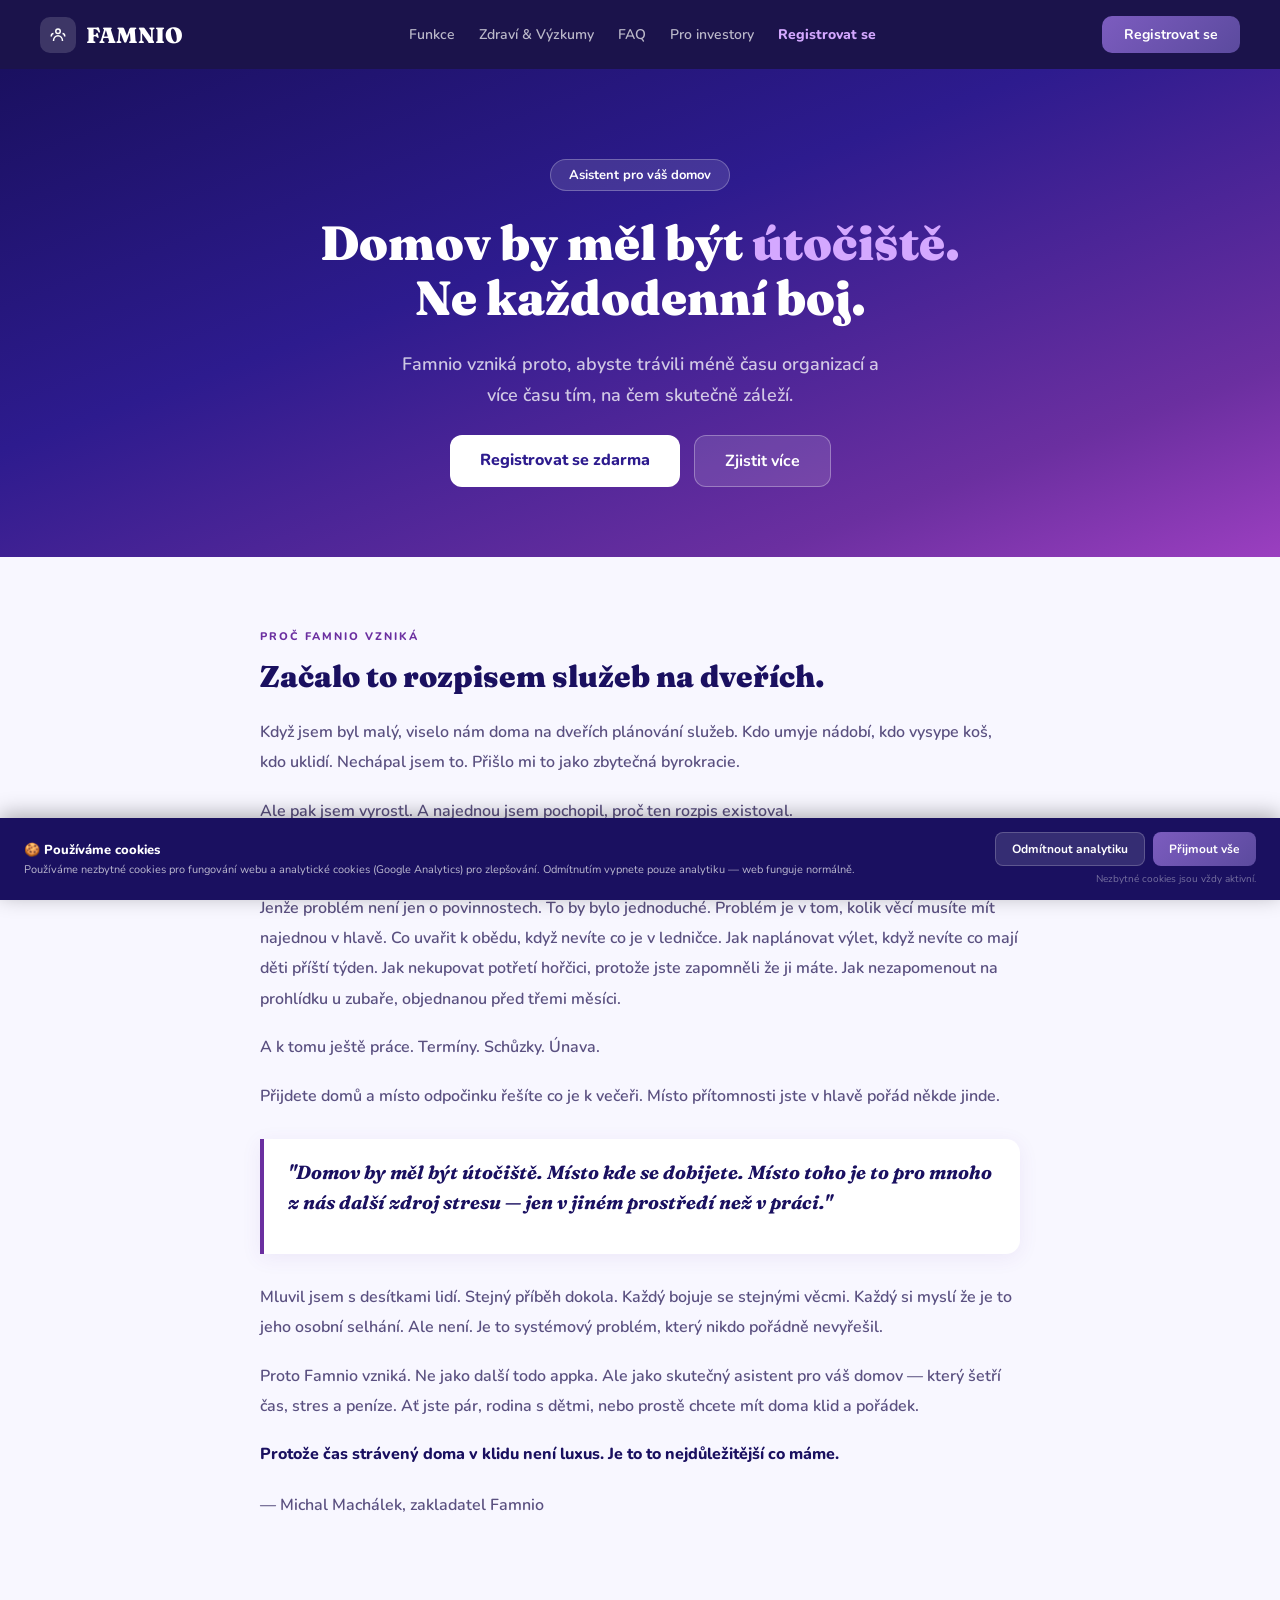
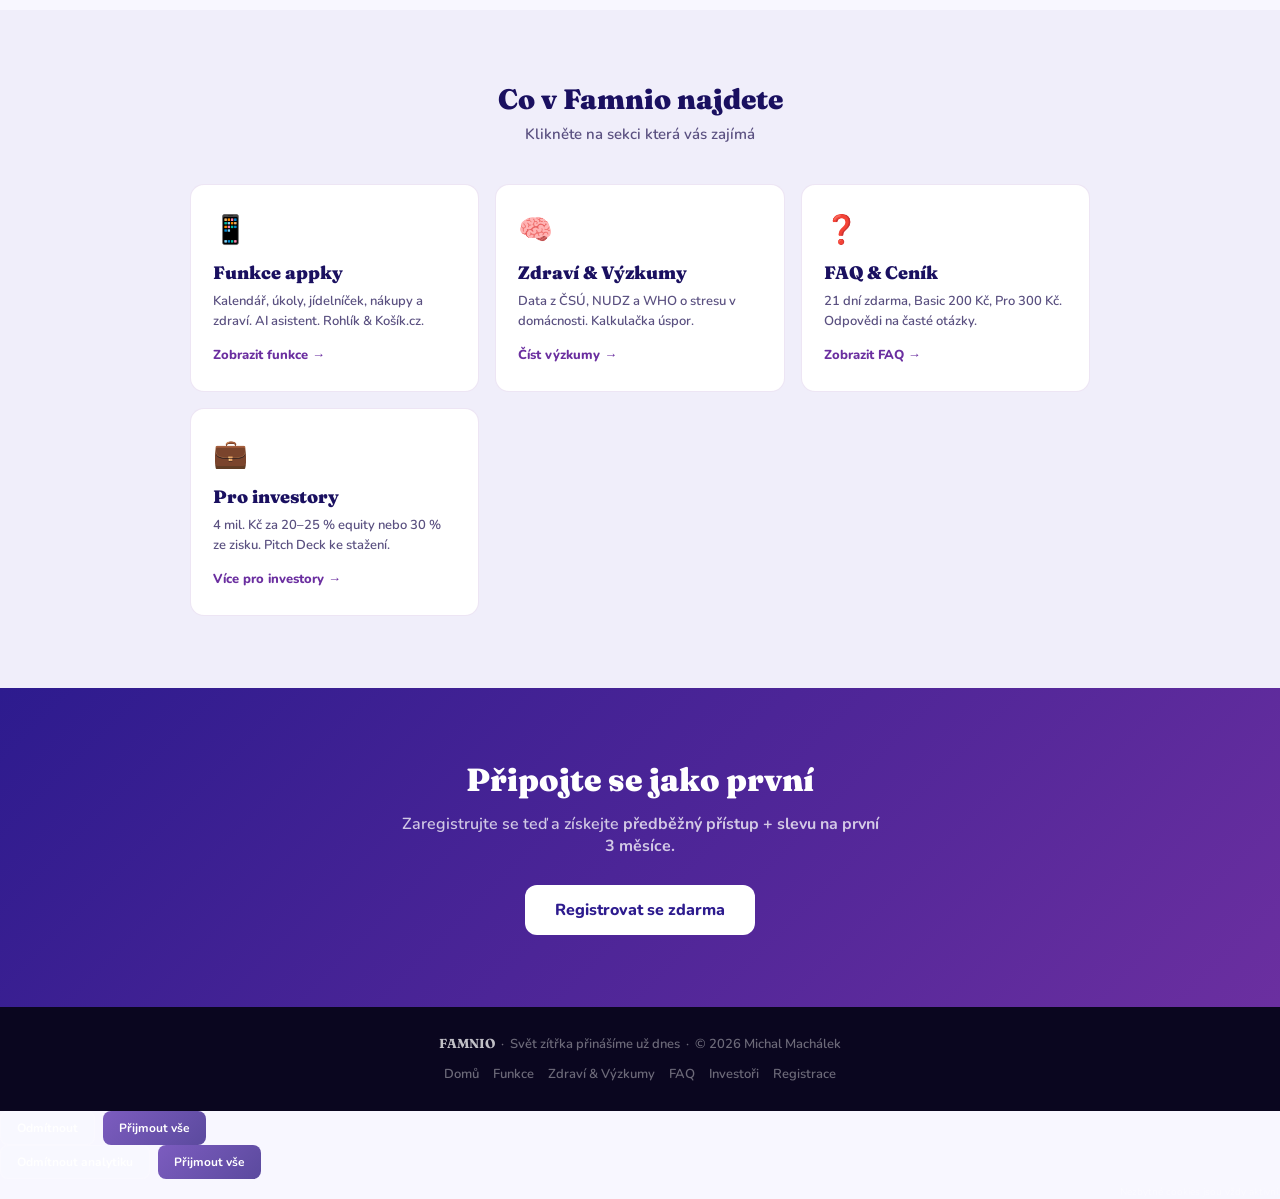
<file: index.html>
<!DOCTYPE html>
<html lang="cs">
<head>
<meta charset="UTF-8"><meta name="viewport" content="width=device-width, initial-scale=1.0">
<title>Famnio – Asistent pro váš domov</title>
<meta name="description" content="Famnio je asistent pro váš domov. Kalendář, úkoly, jídelníček, nákupy a zdraví na jednom místě.">
<link rel="preconnect" href="https://fonts.googleapis.com">
<link href="https://fonts.googleapis.com/css2?family=Fraunces:wght@700;900&family=Nunito:wght@600;700;800&display=swap" rel="stylesheet">
<link rel="stylesheet" href="style.css">
</head>
<body>
<nav>
  <a class="nlogo" href="index.html"><div class="nicon"><svg width="18" height="18" viewBox="0 0 24 24" fill="none" stroke="white" stroke-width="2"><circle cx="12" cy="7" r="3"/><path d="M6 20c0-4 2.7-7 6-7s6 3 6 7"/><path d="M3 14c0-2.5 1.5-4 3-4"/><path d="M21 14c0-2.5-1.5-4-3-4"/></svg></div>FAMNIO</a>
  <div class="nlinks">
    <a href="funkce.html">Funkce</a>
    <a href="zdravi.html">Zdraví & Výzkumy</a>
    <a href="faq.html">FAQ</a>
    <a href="investori.html">Pro investory</a>
    <a href="registrace.html" class="nav-reg">Registrovat se</a>
  </div>
  <a href="registrace.html" class="nbtn">Registrovat se</a>
  <div class="hamburger" onclick="toggleMenu()"><span></span><span></span><span></span></div>
</nav>
<div class="mobile-menu" id="mobileMenu">
  <a href="funkce.html" onclick="toggleMenu()">Funkce</a>
  <a href="zdravi.html" onclick="toggleMenu()">Zdraví & Výzkumy</a>
  <a href="faq.html" onclick="toggleMenu()">FAQ</a>
  <a href="investori.html" onclick="toggleMenu()">Pro investory</a>
  <a href="registrace.html" onclick="toggleMenu()" class="nav-reg">Registrovat se →</a>
</div>

<div class="hero">
  <span class="hbadge">Asistent pro váš domov</span>
  <h1>Domov by měl být <span>útočiště.</span> Ne každodenní boj.</h1>
  <p>Famnio vzniká proto, abyste trávili méně času organizací a více času tím, na čem skutečně záleží.</p>
  <div class="hbtns">
    <a href="registrace.html" class="bp">Registrovat se zdarma</a>
    <a href="funkce.html" class="bs">Zjistit více</a>
  </div>
</div>

<div class="sec">
  <div class="in">
    <div class="lbl">Proč Famnio vzniká</div>
    <h2 class="h2">Začalo to rozpisem služeb na dveřích.</h2>
    <div class="stxt">
      <p>Když jsem byl malý, viselo nám doma na dveřích plánování služeb. Kdo umyje nádobí, kdo vysype koš, kdo uklidí. Nechápal jsem to. Přišlo mi to jako zbytečná byrokracie.</p>
      <p>Ale pak jsem vyrostl. A najednou jsem pochopil, proč ten rozpis existoval.</p>
      <p><strong>Domácnost prostě nefunguje sama od sebe.</strong></p>
      <p>Jenže problém není jen o povinnostech. To by bylo jednoduché. Problém je v tom, kolik věcí musíte mít najednou v hlavě. Co uvařit k obědu, když nevíte co je v ledničce. Jak naplánovat výlet, když nevíte co mají děti příští týden. Jak nekupovat potřetí hořčici, protože jste zapomněli že ji máte. Jak nezapomenout na prohlídku u zubaře, objednanou před třemi měsíci.</p>
      <p>A k tomu ještě práce. Termíny. Schůzky. Únava.</p>
      <p>Přijdete domů a místo odpočinku řešíte co je k večeři. Místo přítomnosti jste v hlavě pořád někde jinde.</p>
      <div class="qblock"><p>"Domov by měl být útočiště. Místo kde se dobijete. Místo toho je to pro mnoho z nás další zdroj stresu — jen v jiném prostředí než v práci."</p></div>
      <p>Mluvil jsem s desítkami lidí. Stejný příběh dokola. Každý bojuje se stejnými věcmi. Každý si myslí že je to jeho osobní selhání. Ale není. Je to systémový problém, který nikdo pořádně nevyřešil.</p>
      <p>Proto Famnio vzniká. Ne jako další todo appka. Ale jako skutečný asistent pro váš domov — který šetří čas, stres a peníze. Ať jste pár, rodina s dětmi, nebo prostě chcete mít doma klid a pořádek.</p>
      <p><strong>Protože čas strávený doma v klidu není luxus. Je to to nejdůležitější co máme.</strong></p>
      <p class="author">— Michal Machálek, zakladatel Famnio</p>
    </div>
  </div>
</div>

<div class="sec2">
  <h2 class="h2c">Co v Famnio najdete</h2>
  <p class="sub">Klikněte na sekci která vás zajímá</p>
  <div class="cgrid">
    <a href="funkce.html" class="ccard"><div class="cicon">📱</div><h3>Funkce appky</h3><p>Kalendář, úkoly, jídelníček, nákupy a zdraví. AI asistent. Rohlík & Košík.cz.</p><span class="clink">Zobrazit funkce →</span></a>
    <a href="zdravi.html" class="ccard"><div class="cicon">🧠</div><h3>Zdraví & Výzkumy</h3><p>Data z ČSÚ, NUDZ a WHO o stresu v domácnosti. Kalkulačka úspor.</p><span class="clink">Číst výzkumy →</span></a>
    <a href="faq.html" class="ccard"><div class="cicon">❓</div><h3>FAQ & Ceník</h3><p>21 dní zdarma, Basic 200 Kč, Pro 300 Kč. Odpovědi na časté otázky.</p><span class="clink">Zobrazit FAQ →</span></a>
    <a href="investori.html" class="ccard"><div class="cicon">💼</div><h3>Pro investory</h3><p>4 mil. Kč za 20–25 % equity nebo 30 % ze zisku. Pitch Deck ke stažení.</p><span class="clink">Více pro investory →</span></a>
  </div>
</div>

<div class="cta">
  <h2>Připojte se jako první</h2>
  <p>Zaregistrujte se teď a získejte <strong>předběžný přístup + slevu na první 3 měsíce.</strong></p>
  <a href="registrace.html" class="bp">Registrovat se zdarma</a>
</div>

<footer>
  <strong>FAMNIO</strong> &nbsp;·&nbsp; Svět zítřka přinášíme už dnes &nbsp;·&nbsp; © 2026 Michal Machálek<br>
  <div class="flinks">
    <a href="index.html">Domů</a><a href="funkce.html">Funkce</a><a href="zdravi.html">Zdraví & Výzkumy</a><a href="faq.html">FAQ</a><a href="investori.html">Investoři</a><a href="registrace.html">Registrace</a>
  </div>
</footer>

  <div class="cookie-btns"><button class="cbtn1" onclick="hideCookie()">Odmítnout</button><button class="cbtn2" onclick="hideCookie()">Přijmout vše</button></div>
</div>
<div style="display:flex;flex-direction:column;gap:6px;"><div class="cookie-btns"><button class="cbtn1" onclick="declineCookies()">Odmítnout analytiku</button><button class="cbtn2" onclick="acceptCookies()">Přijmout vše</button></div><p style="font-size:10px;color:rgba(255,255,255,0.4);text-align:right;">Nezbytné cookies jsou vždy aktivní.</p></div></div>
<div class="cookie" id="cookie">
  <div class="cookie-text">
    <h4>🍪 Používáme cookies</h4>
    <p>Používáme nezbytné cookies pro fungování webu a analytické cookies (Google Analytics) pro zlepšování. Odmítnutím vypnete pouze analytiku — web funguje normálně.</p>
  </div>
  <div style="display:flex;flex-direction:column;gap:6px;">
    <div class="cookie-btns">
      <button class="cbtn1" onclick="declineCookies()">Odmítnout analytiku</button>
      <button class="cbtn2" onclick="acceptCookies()">Přijmout vše</button>
    </div>
    <p style="font-size:10px;color:rgba(255,255,255,0.4);text-align:right;">Nezbytné cookies jsou vždy aktivní.</p>
  </div>
</div>
<script src="famnio.js"></script>
</body>
</html>
</file>
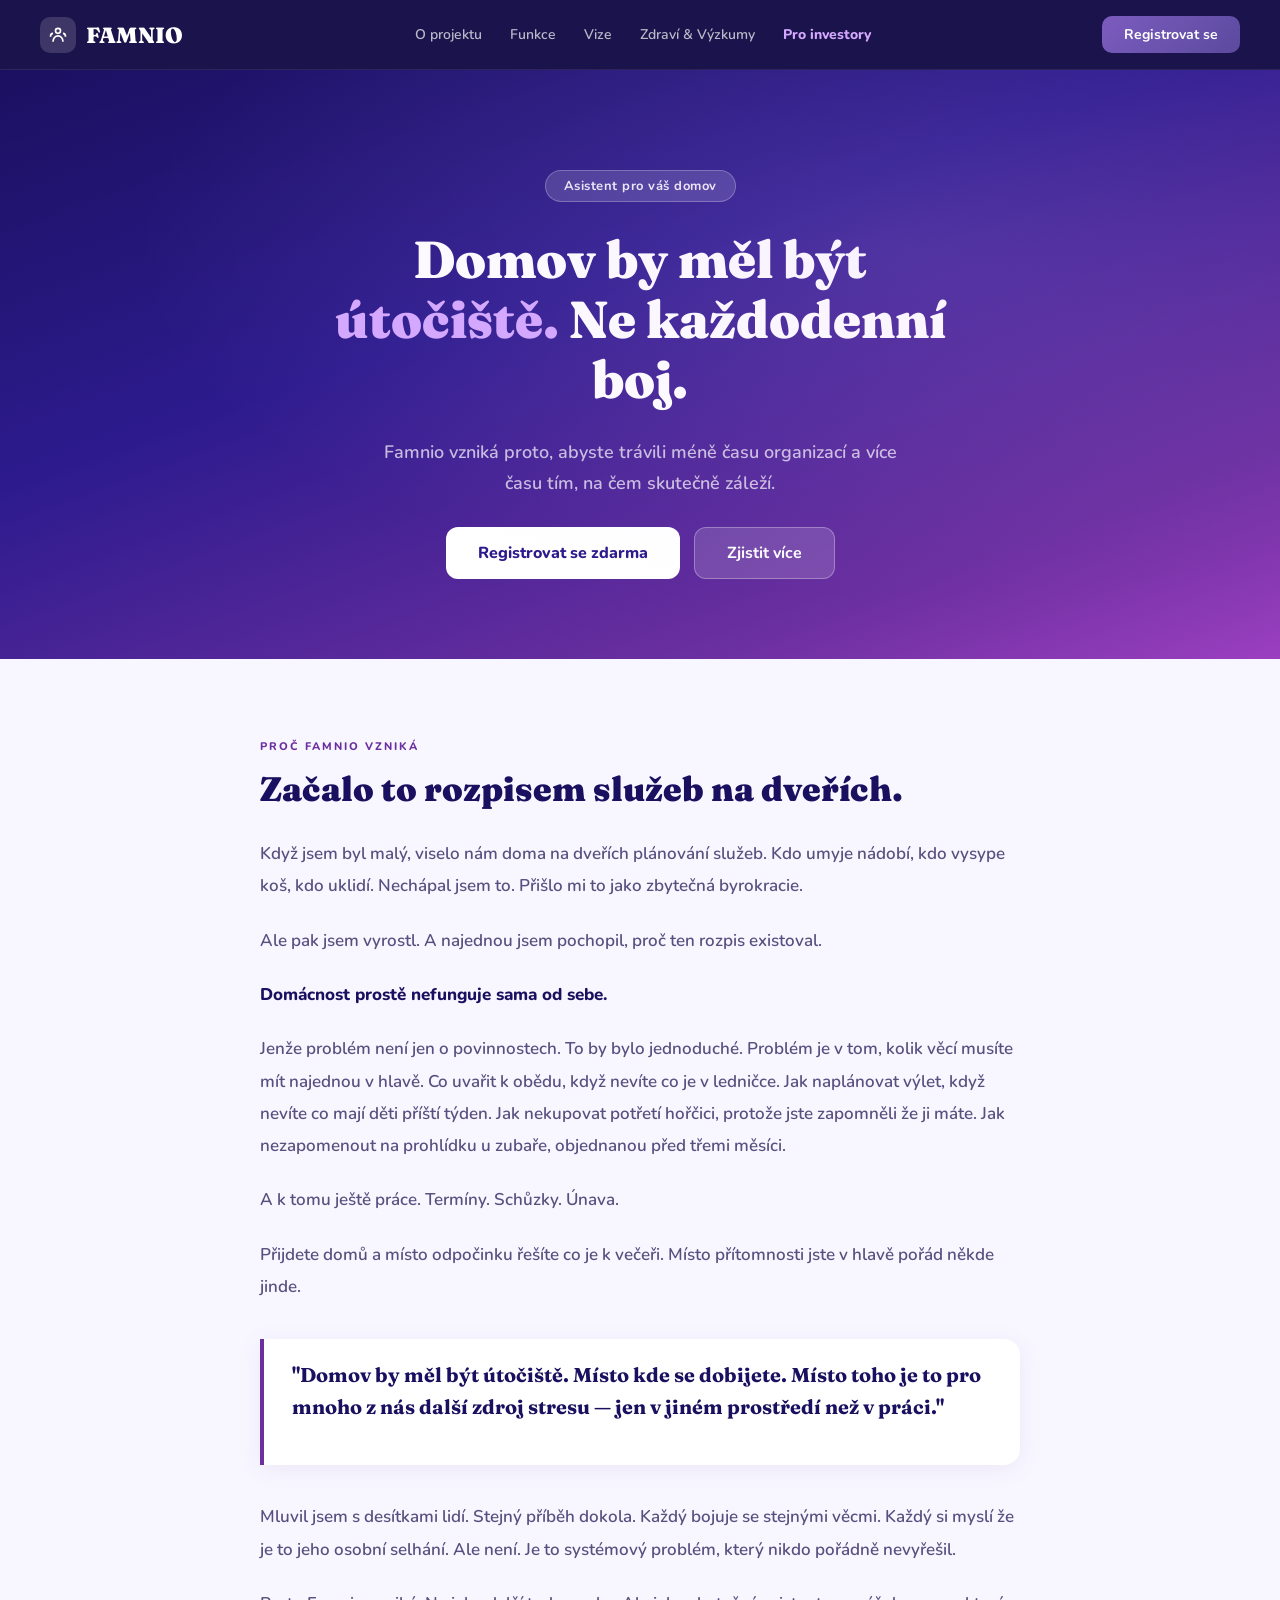
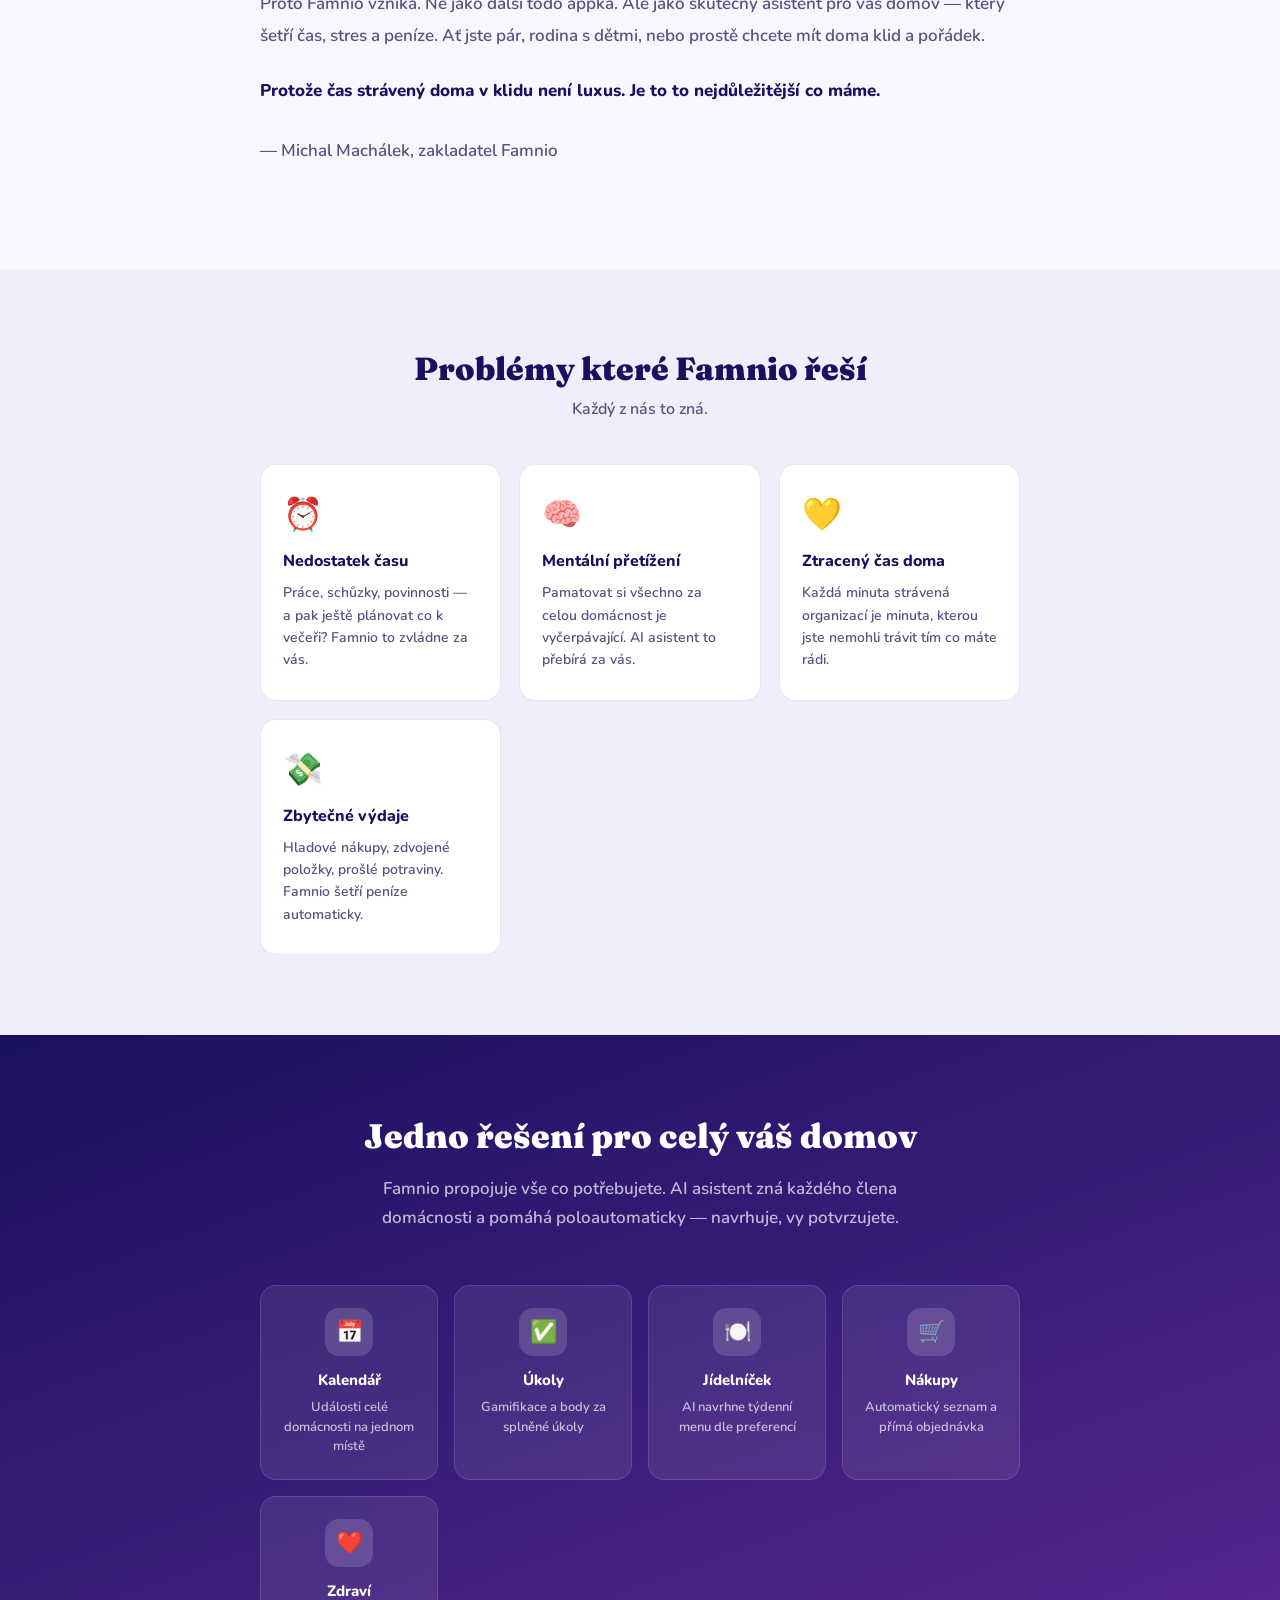
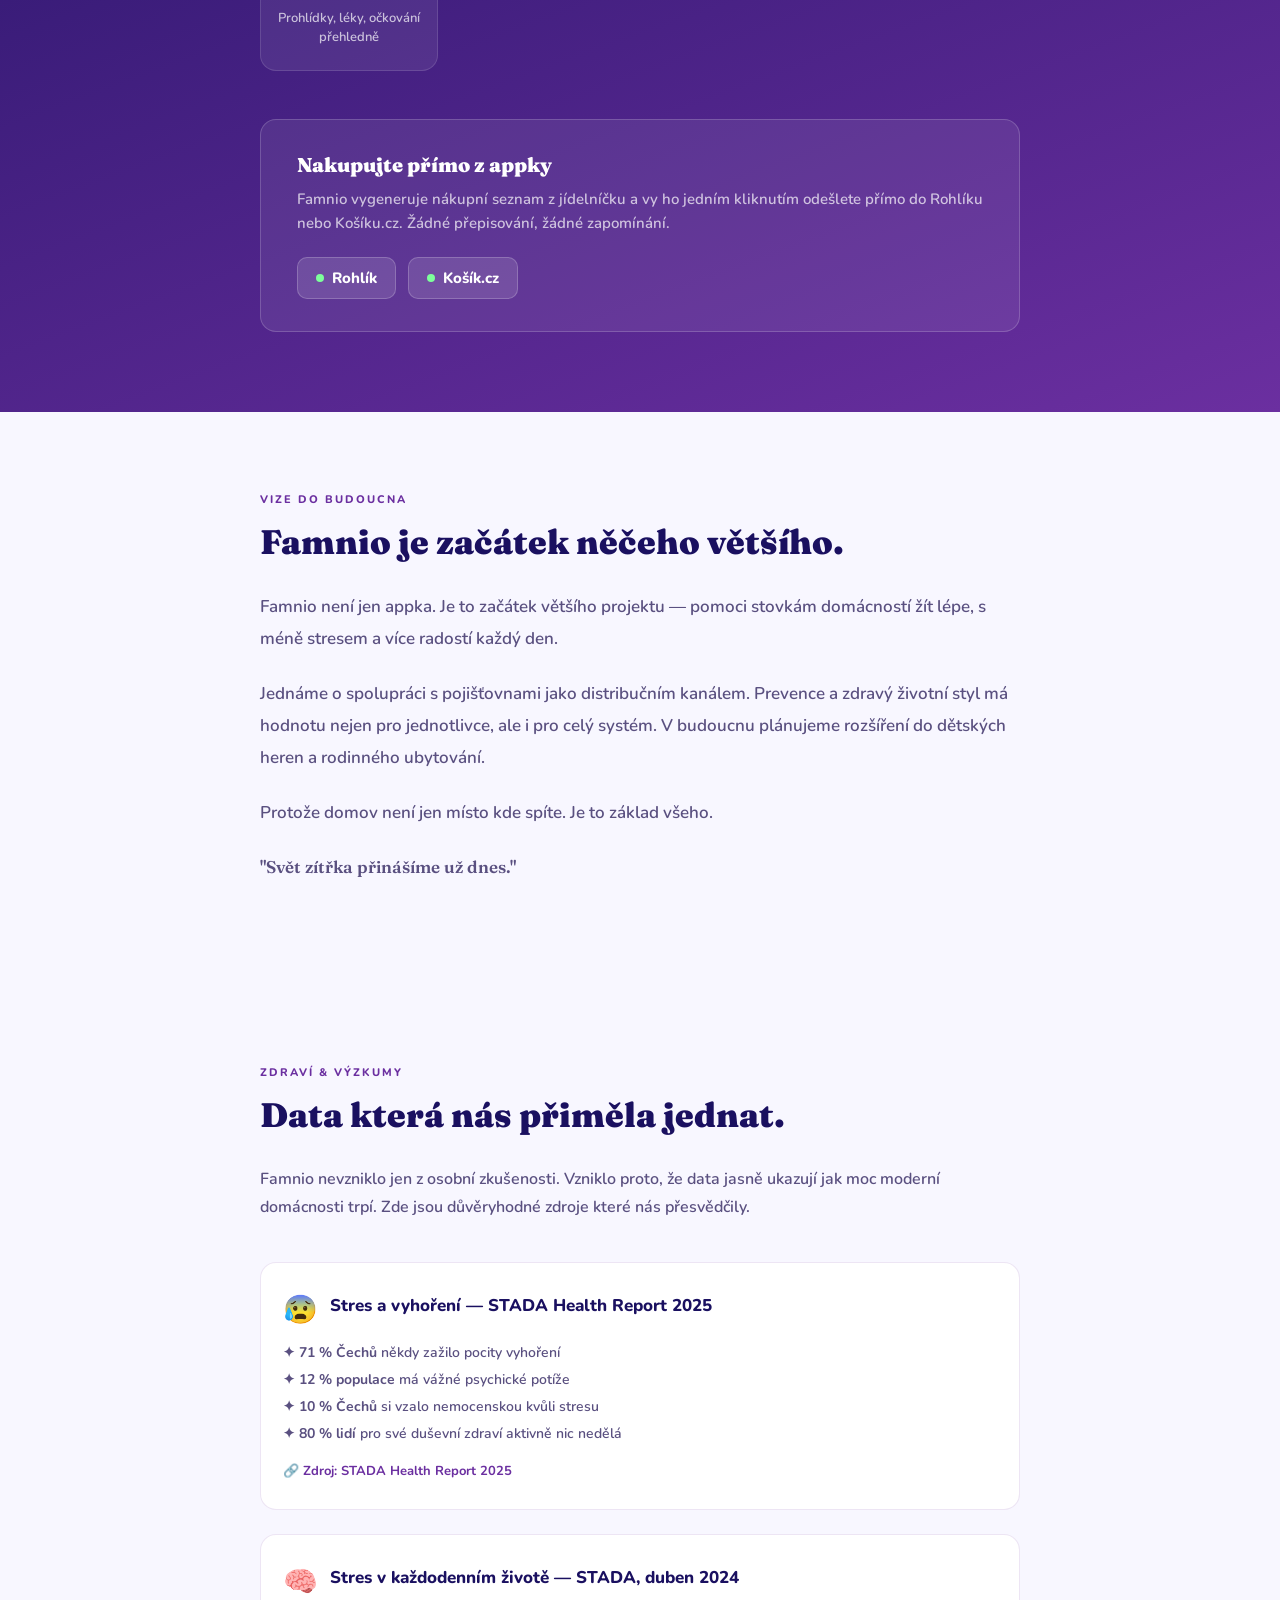
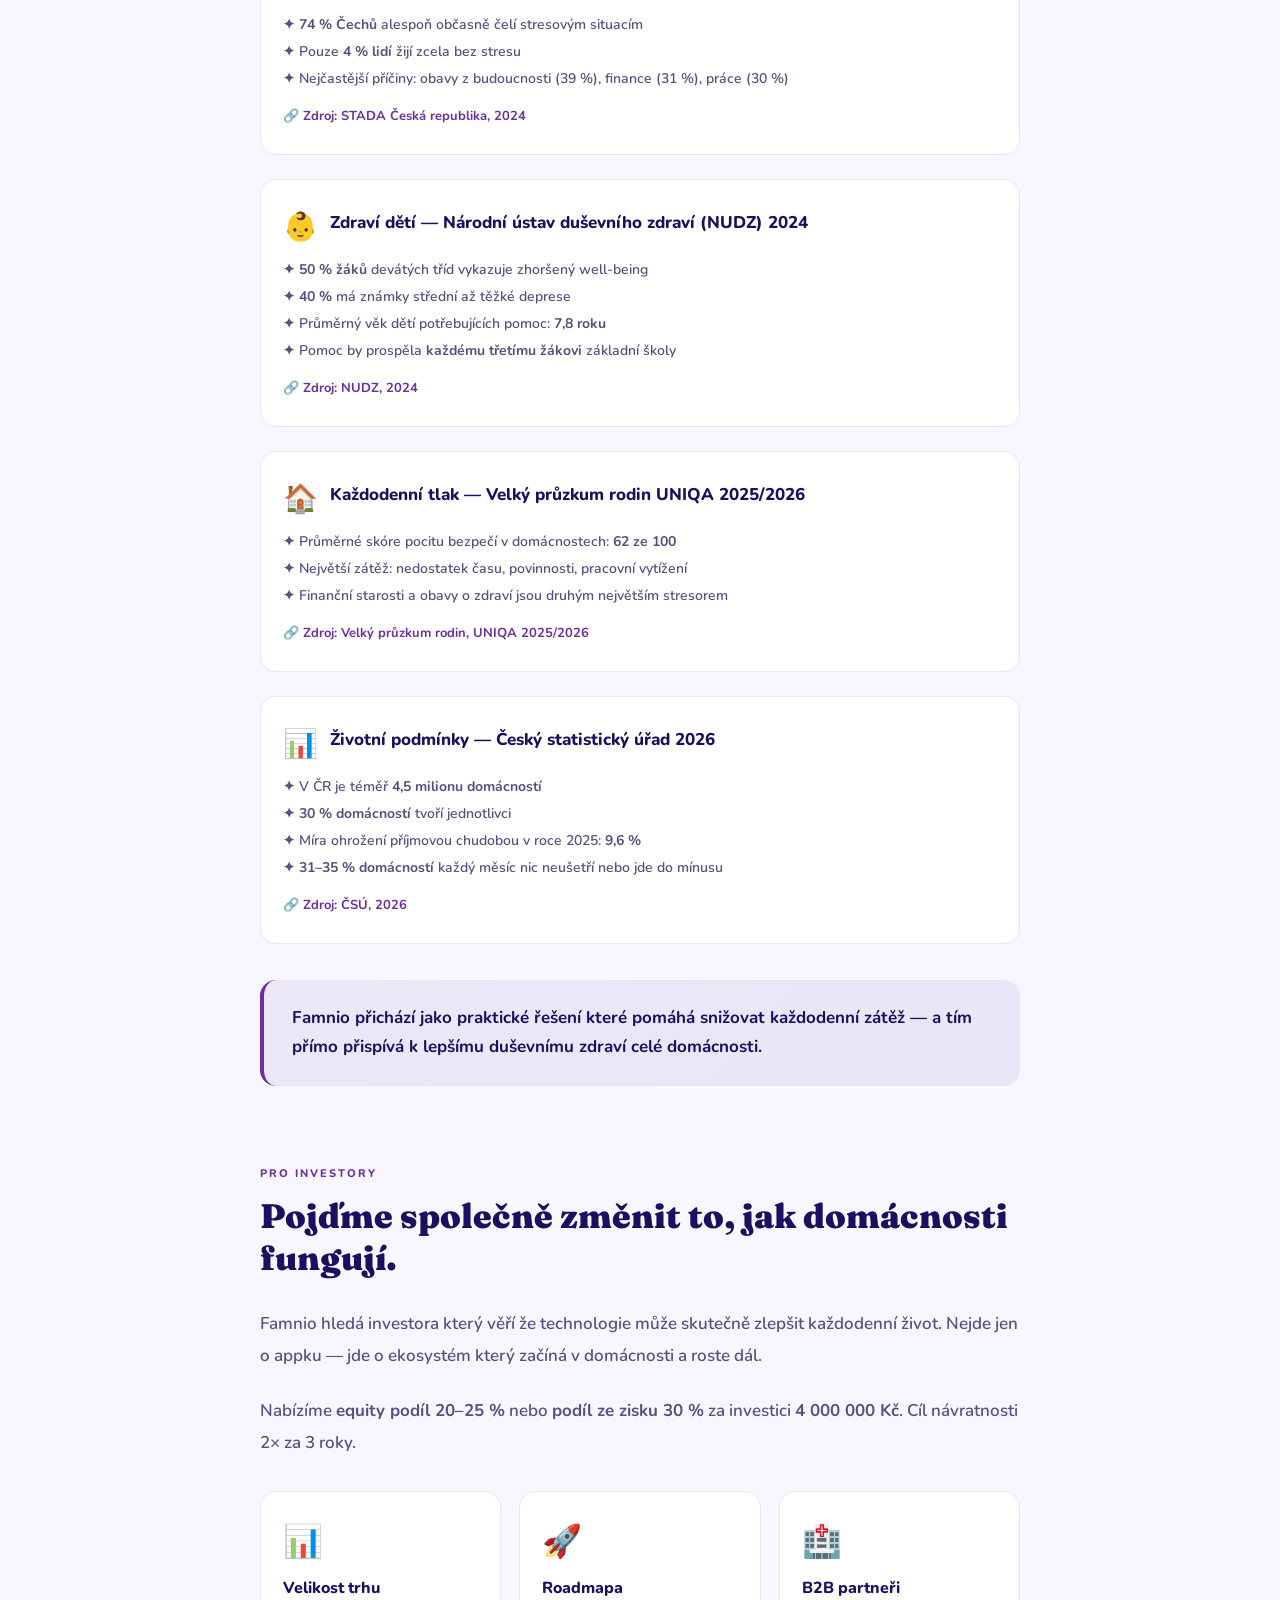
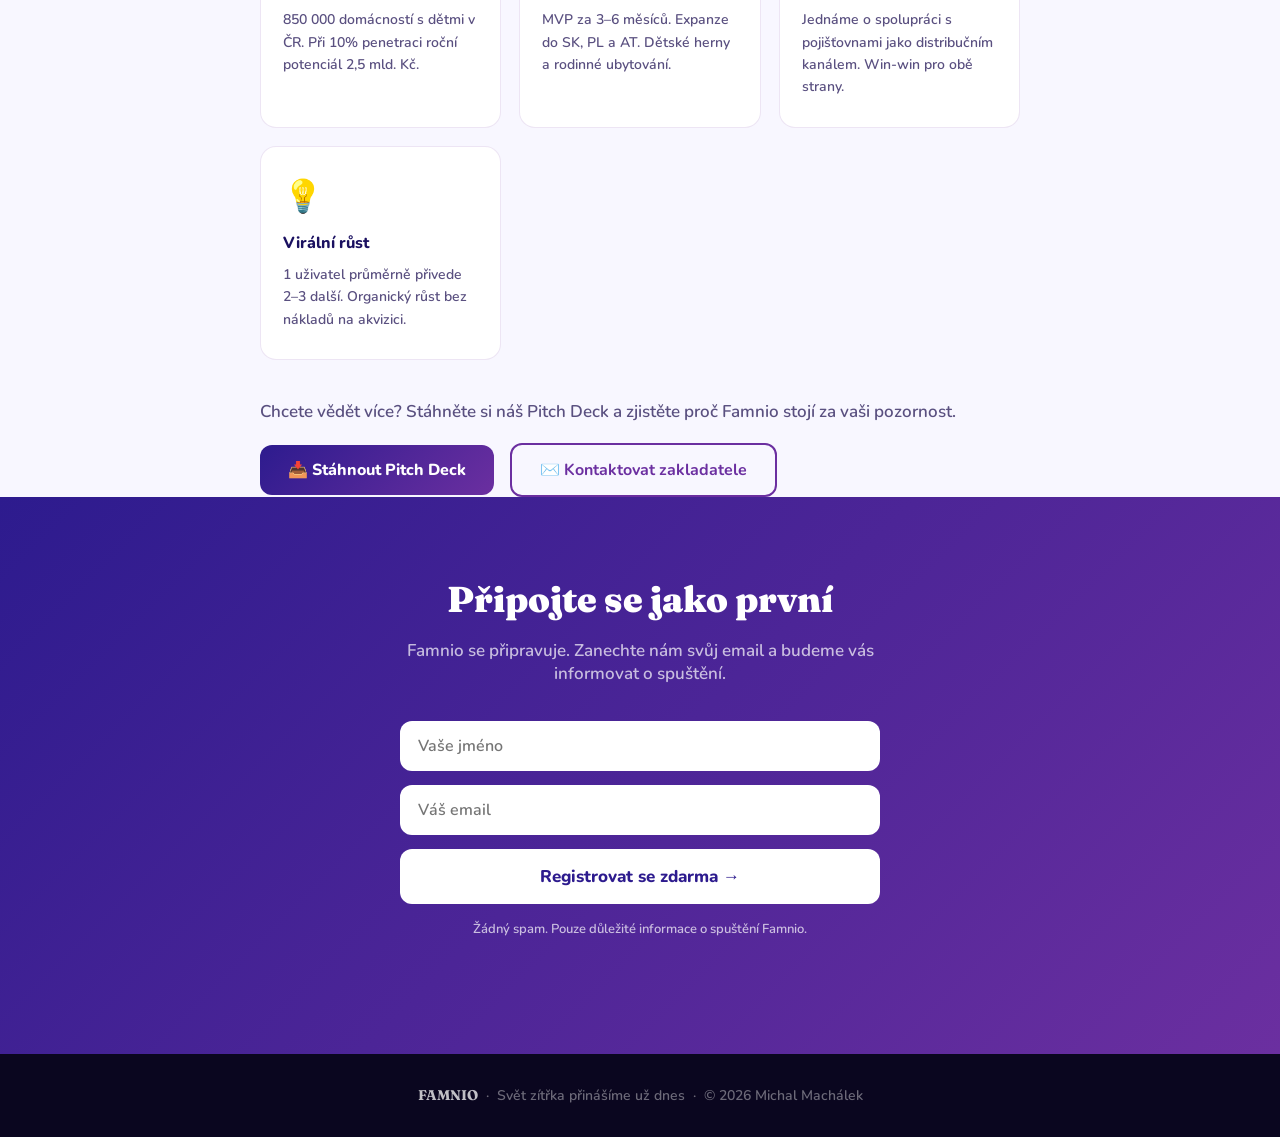
<file: famnio.html>
<!DOCTYPE html>
<html lang="cs">
<head>
  <meta charset="UTF-8">
  <meta name="viewport" content="width=device-width, initial-scale=1.0">
  <title>Famnio – Asistent pro váš domov</title>
  <link rel="preconnect" href="https://fonts.googleapis.com">
  <link href="https://fonts.googleapis.com/css2?family=Fraunces:wght@700;900&family=Nunito:wght@400;600;700;800&display=swap" rel="stylesheet">
  <style>
    :root {
      --purple-dark: #1a1060;
      --purple-mid: #2d1b8e;
      --purple: #6b2fa0;
      --purple-light: #9b3fc0;
      --purple-accent: #d4a8ff;
      --white: #ffffff;
      --white-70: rgba(255,255,255,0.7);
      --white-15: rgba(255,255,255,0.15);
      --white-08: rgba(255,255,255,0.08);
      --bg: #f8f7ff;
      --bg-alt: #f0eefa;
      --text: #1a1060;
      --text-secondary: #5a5080;
      --border: rgba(107,47,160,0.12);
      --radius: 16px;
    }
    * { box-sizing: border-box; margin: 0; padding: 0; }
    html { scroll-behavior: smooth; }
    body { font-family: 'Nunito', sans-serif; background: var(--bg); color: var(--text); }

    /* NAV */
    nav {
      display: flex; align-items: center; justify-content: space-between;
      padding: 16px 40px;
      background: rgba(20,12,70,0.97);
      border-bottom: 1px solid rgba(255,255,255,0.08);
      position: sticky; top: 0; z-index: 100;
      backdrop-filter: blur(12px);
    }
    .nav-logo { display: flex; align-items: center; gap: 10px; color: #fff; font-family: 'Fraunces', serif; font-size: 22px; font-weight: 900; text-decoration: none; }
    .nav-logo-icon { width: 36px; height: 36px; background: var(--white-15); border-radius: 10px; display: flex; align-items: center; justify-content: center; }
    .nav-links { display: flex; gap: 28px; }
    .nav-links a { color: var(--white-70); font-size: 14px; font-weight: 600; text-decoration: none; transition: color 0.2s; }
    .nav-links a:hover { color: #fff; }
    .btn-nav { background: linear-gradient(135deg, #7c5cbf, #5b4a9e); color: #fff; border: none; padding: 9px 22px; border-radius: 10px; font-size: 14px; font-weight: 700; cursor: pointer; font-family: 'Nunito', sans-serif; transition: opacity 0.2s; }
    .btn-nav:hover { opacity: 0.9; }

    /* HERO */
    .hero {
      background: linear-gradient(160deg, var(--purple-dark) 0%, var(--purple-mid) 40%, var(--purple) 80%, var(--purple-light) 100%);
      color: #fff; padding: 100px 40px 80px;
      text-align: center; display: flex; flex-direction: column; align-items: center; gap: 28px;
      position: relative; overflow: hidden;
    }
    .hero::before {
      content: ''; position: absolute; inset: 0;
      background: radial-gradient(ellipse at 70% 30%, rgba(212,168,255,0.15) 0%, transparent 60%);
      pointer-events: none;
    }
    .hero-badge {
      background: var(--white-15); border: 1px solid rgba(255,255,255,0.25);
      border-radius: 20px; padding: 6px 18px; font-size: 13px; font-weight: 700;
      color: rgba(255,255,255,0.9); letter-spacing: 0.5px;
    }
    .hero h1 { font-family: 'Fraunces', serif; font-size: 52px; font-weight: 900; line-height: 1.15; max-width: 680px; }
    .hero h1 span { color: var(--purple-accent); }
    .hero p { font-size: 18px; color: var(--white-70); max-width: 520px; line-height: 1.7; font-weight: 600; }
    .hero-btns { display: flex; gap: 14px; flex-wrap: wrap; justify-content: center; }
    .btn-primary { background: #fff; color: var(--purple-mid); border: none; padding: 14px 32px; border-radius: 12px; font-size: 16px; font-weight: 800; cursor: pointer; font-family: 'Nunito', sans-serif; transition: transform 0.15s; }
    .btn-primary:hover { transform: translateY(-2px); }
    .btn-secondary { background: var(--white-15); color: #fff; border: 1px solid rgba(255,255,255,0.3); padding: 14px 32px; border-radius: 12px; font-size: 16px; font-weight: 700; cursor: pointer; font-family: 'Nunito', sans-serif; transition: background 0.2s; }
    .btn-secondary:hover { background: rgba(255,255,255,0.2); }

    /* SECTIONS */
    .section { padding: 80px 40px; background: var(--bg); }
    .section-alt { padding: 80px 40px; background: var(--bg-alt); }
    .inner { max-width: 760px; margin: 0 auto; }
    .label { font-size: 11px; font-weight: 800; color: var(--purple); text-transform: uppercase; letter-spacing: 2px; margin-bottom: 14px; }
    .section-title { font-family: 'Fraunces', serif; font-size: 34px; font-weight: 900; color: var(--text); margin-bottom: 28px; line-height: 1.25; }
    .section-title-center { font-family: 'Fraunces', serif; font-size: 32px; font-weight: 900; color: var(--text); text-align: center; margin-bottom: 10px; }
    .section-sub { font-size: 16px; color: var(--text-secondary); text-align: center; margin-bottom: 44px; font-weight: 600; }

    /* STORY */
    .story-text p { font-size: 17px; color: var(--text-secondary); line-height: 1.9; margin-bottom: 22px; font-weight: 600; }
    .story-text strong { color: var(--text); font-weight: 800; }
    .quote-block {
      border-left: 4px solid var(--purple); padding: 20px 28px; margin: 36px 0;
      background: white; border-radius: 0 16px 16px 0;
      box-shadow: 0 4px 24px rgba(107,47,160,0.08);
    }
    .quote-block p { font-family: 'Fraunces', serif; font-size: 20px; color: var(--text); line-height: 1.6; font-weight: 700; }
    .author { font-size: 15px; color: var(--purple); font-weight: 800; margin-top: 28px; }

    /* PROBLEMS */
    .problems-grid { display: grid; grid-template-columns: repeat(auto-fit, minmax(200px, 1fr)); gap: 18px; }
    .problem-card { background: white; border: 1px solid var(--border); border-radius: var(--radius); padding: 28px 22px; transition: box-shadow 0.2s; }
    .problem-card:hover { box-shadow: 0 8px 32px rgba(107,47,160,0.12); }
    .problem-icon { font-size: 32px; margin-bottom: 14px; }
    .problem-card h3 { font-size: 16px; font-weight: 800; color: var(--text); margin-bottom: 10px; }
    .problem-card p { font-size: 14px; color: var(--text-secondary); line-height: 1.6; font-weight: 600; }

    /* SOLUTION */
    .solution {
      background: linear-gradient(160deg, var(--purple-dark), var(--purple));
      color: #fff; padding: 80px 40px; text-align: center;
    }
    .solution h2 { font-family: 'Fraunces', serif; font-size: 34px; font-weight: 900; margin-bottom: 18px; }
    .solution > p { font-size: 17px; color: var(--white-70); max-width: 540px; margin: 0 auto 52px; line-height: 1.7; font-weight: 600; }
    .features-grid { display: grid; grid-template-columns: repeat(auto-fit, minmax(160px, 1fr)); gap: 16px; max-width: 760px; margin: 0 auto 48px; }
    .feature-card { background: var(--white-08); border: 1px solid rgba(255,255,255,0.12); border-radius: var(--radius); padding: 22px 16px; text-align: center; transition: background 0.2s; }
    .feature-card:hover { background: rgba(255,255,255,0.12); }
    .feature-icon { width: 48px; height: 48px; border-radius: 14px; background: var(--white-15); display: flex; align-items: center; justify-content: center; margin: 0 auto 14px; font-size: 22px; }
    .feature-card h3 { font-size: 15px; font-weight: 800; color: #fff; margin-bottom: 8px; }
    .feature-card p { font-size: 13px; color: var(--white-70); line-height: 1.5; font-weight: 600; }

    /* INTEGRATION BOX */
    .integration-box {
      background: var(--white-08); border: 1px solid rgba(255,255,255,0.18);
      border-radius: var(--radius); padding: 32px 36px; max-width: 760px; margin: 0 auto;
      text-align: left;
    }
    .integration-box h3 { font-family: 'Fraunces', serif; font-size: 20px; font-weight: 900; color: #fff; margin-bottom: 10px; }
    .integration-box p { font-size: 15px; color: var(--white-70); margin-bottom: 22px; line-height: 1.6; font-weight: 600; }
    .integration-logos { display: flex; gap: 12px; flex-wrap: wrap; }
    .integration-badge {
      background: rgba(255,255,255,0.12); border: 1px solid rgba(255,255,255,0.2);
      border-radius: 10px; padding: 10px 18px; font-size: 15px; font-weight: 800;
      color: #fff; display: flex; align-items: center; gap: 8px;
    }
    .badge-dot { width: 8px; height: 8px; border-radius: 50%; background: #7dff9b; }

    /* VISION */
    .vision-text p { font-size: 17px; color: var(--text-secondary); line-height: 1.9; margin-bottom: 22px; font-weight: 600; }
    .vision-quote { font-family: 'Fraunces', serif; font-size: 22px; color: var(--purple); font-weight: 900; margin-top: 12px; }

    /* CTA */
    .cta {
      background: linear-gradient(135deg, var(--purple-mid), var(--purple));
      padding: 80px 40px; text-align: center; color: #fff;
    }
    .cta h2 { font-family: 'Fraunces', serif; font-size: 36px; font-weight: 900; margin-bottom: 18px; }
    .cta p { font-size: 17px; color: var(--white-70); margin-bottom: 36px; max-width: 480px; margin-left: auto; margin-right: auto; font-weight: 600; }
    .cta-btns { display: flex; gap: 14px; justify-content: center; flex-wrap: wrap; }

    /* FOOTER */
    footer {
      background: #0a061f; color: rgba(255,255,255,0.4);
      padding: 32px 40px; text-align: center; font-size: 14px; font-weight: 600;
    }
    footer strong { color: rgba(255,255,255,0.75); font-family: 'Fraunces', serif; }

    /* HAMBURGER */
    .hamburger { display: none; flex-direction: column; gap: 5px; cursor: pointer; padding: 4px; }
    .hamburger span { width: 24px; height: 2px; background: #fff; border-radius: 2px; transition: all 0.3s; }
    .mobile-menu { display: none; position: fixed; top: 68px; left: 0; right: 0; background: rgba(20,12,70,0.98); padding: 20px 24px; z-index: 99; flex-direction: column; gap: 16px; border-bottom: 1px solid rgba(255,255,255,0.1); }
    .mobile-menu a { color: var(--white-70); font-size: 16px; font-weight: 600; text-decoration: none; padding: 8px 0; border-bottom: 1px solid rgba(255,255,255,0.08); }
    .mobile-menu a:last-child { border-bottom: none; }
    .mobile-menu.open { display: flex; }

    @media (max-width: 768px) {
      nav { padding: 14px 20px; }
      .nav-links { display: none; }
      .btn-nav { display: none; }
      .hamburger { display: flex; }
      .hero { padding: 70px 24px 60px; }
      .hero h1 { font-size: 36px; }
      .section, .section-alt { padding: 60px 24px; }
      .solution { padding: 60px 24px; }
      .cta { padding: 60px 24px; }
      footer { padding: 24px 20px; }
    }
  </style>
</head>
<body>

<nav>
  <a class="nav-logo" href="#">
    <div class="nav-logo-icon">
      <svg width="20" height="20" viewBox="0 0 24 24" fill="none" stroke="white" stroke-width="2">
        <circle cx="12" cy="7" r="3"/>
        <path d="M6 20c0-4 2.7-7 6-7s6 3 6 7"/>
        <path d="M3 14c0-2.5 1.5-4 3-4"/>
        <path d="M21 14c0-2.5-1.5-4-3-4"/>
      </svg>
    </div>
    FAMNIO
  </a>
  <div class="nav-links">
    <a href="#proc">O projektu</a>
    <a href="#funkce">Funkce</a>
    <a href="#vize">Vize</a>
    <a href="#zdravi">Zdraví & Výzkumy</a>
    <a href="#investori" style="color:#d4a8ff; font-weight:800;">Pro investory</a>
  </div>
  <a href="#registrace" style="text-decoration:none;"><button class="btn-nav">Registrovat se</button></a>
  <div class="hamburger" onclick="toggleMenu()" id="hamburger">
    <span></span><span></span><span></span>
  </div>
</nav>

<div class="mobile-menu" id="mobileMenu">
  <a href="#proc" onclick="toggleMenu()">O projektu</a>
  <a href="#funkce" onclick="toggleMenu()">Funkce</a>
  <a href="#vize" onclick="toggleMenu()">Vize</a>
  <a href="#zdravi" onclick="toggleMenu()">Zdraví & Výzkumy</a>
  <a href="#investori" onclick="toggleMenu()" style="color:#d4a8ff; font-weight:800;">Pro investory</a>
  <a href="#registrace" onclick="toggleMenu()" style="color:#fff; font-weight:800;">Registrovat se →</a>
</div>

<script>
function toggleMenu() {
  document.getElementById('mobileMenu').classList.toggle('open');
}
</script>

<div class="hero">
  <span class="hero-badge">Asistent pro váš domov</span>
  <h1>Domov by měl být <span>útočiště.</span> Ne každodenní boj.</h1>
  <p>Famnio vzniká proto, abyste trávili méně času organizací a více času tím, na čem skutečně záleží.</p>
  <div class="hero-btns">
    <button class="btn-primary">Registrovat se zdarma</button>
    <button class="btn-secondary">Zjistit více</button>
  </div>
</div>

<div class="section" id="proc">
  <div class="inner">
    <p class="label">Proč Famnio vzniká</p>
    <h2 class="section-title">Začalo to rozpisem služeb na dveřích.</h2>
    <div class="story-text">
      <p>Když jsem byl malý, viselo nám doma na dveřích plánování služeb. Kdo umyje nádobí, kdo vysype koš, kdo uklidí. Nechápal jsem to. Přišlo mi to jako zbytečná byrokracie.</p>
      <p>Ale pak jsem vyrostl. A najednou jsem pochopil, proč ten rozpis existoval.</p>
      <p><strong>Domácnost prostě nefunguje sama od sebe.</strong></p>
      <p>Jenže problém není jen o povinnostech. To by bylo jednoduché. Problém je v tom, kolik věcí musíte mít najednou v hlavě. Co uvařit k obědu, když nevíte co je v ledničce. Jak naplánovat výlet, když nevíte co mají děti příští týden. Jak nekupovat potřetí hořčici, protože jste zapomněli že ji máte. Jak nezapomenout na prohlídku u zubaře, objednanou před třemi měsíci.</p>
      <p>A k tomu ještě práce. Termíny. Schůzky. Únava.</p>
      <p>Přijdete domů a místo odpočinku řešíte co je k večeři. Místo přítomnosti jste v hlavě pořád někde jinde.</p>
      <div class="quote-block">
        <p>"Domov by měl být útočiště. Místo kde se dobijete. Místo toho je to pro mnoho z nás další zdroj stresu — jen v jiném prostředí než v práci."</p>
      </div>
      <p>Mluvil jsem s desítkami lidí. Stejný příběh dokola. Každý bojuje se stejnými věcmi. Každý si myslí že je to jeho osobní selhání. Ale není. Je to systémový problém, který nikdo pořádně nevyřešil.</p>
      <p>Proto Famnio vzniká. Ne jako další todo appka. Ale jako skutečný asistent pro váš domov — který šetří čas, stres a peníze. Ať jste pár, rodina s dětmi, nebo prostě chcete mít doma klid a pořádek.</p>
      <p><strong>Protože čas strávený doma v klidu není luxus. Je to to nejdůležitější co máme.</strong></p>
      <p class="author">— Michal Machálek, zakladatel Famnio</p>
    </div>
  </div>
</div>

<div class="section-alt">
  <div class="inner">
    <p class="section-title-center">Problémy které Famnio řeší</p>
    <p class="section-sub">Každý z nás to zná.</p>
    <div class="problems-grid">
      <div class="problem-card">
        <div class="problem-icon">⏰</div>
        <h3>Nedostatek času</h3>
        <p>Práce, schůzky, povinnosti — a pak ještě plánovat co k večeři? Famnio to zvládne za vás.</p>
      </div>
      <div class="problem-card">
        <div class="problem-icon">🧠</div>
        <h3>Mentální přetížení</h3>
        <p>Pamatovat si všechno za celou domácnost je vyčerpávající. AI asistent to přebírá za vás.</p>
      </div>
      <div class="problem-card">
        <div class="problem-icon">💛</div>
        <h3>Ztracený čas doma</h3>
        <p>Každá minuta strávená organizací je minuta, kterou jste nemohli trávit tím co máte rádi.</p>
      </div>
      <div class="problem-card">
        <div class="problem-icon">💸</div>
        <h3>Zbytečné výdaje</h3>
        <p>Hladové nákupy, zdvojené položky, prošlé potraviny. Famnio šetří peníze automaticky.</p>
      </div>
    </div>
  </div>
</div>

<div class="solution" id="funkce">
  <h2>Jedno řešení pro celý váš domov</h2>
  <p>Famnio propojuje vše co potřebujete. AI asistent zná každého člena domácnosti a pomáhá poloautomaticky — navrhuje, vy potvrzujete.</p>
  <div class="features-grid">
    <div class="feature-card">
      <div class="feature-icon">📅</div>
      <h3>Kalendář</h3>
      <p>Události celé domácnosti na jednom místě</p>
    </div>
    <div class="feature-card">
      <div class="feature-icon">✅</div>
      <h3>Úkoly</h3>
      <p>Gamifikace a body za splněné úkoly</p>
    </div>
    <div class="feature-card">
      <div class="feature-icon">🍽️</div>
      <h3>Jídelníček</h3>
      <p>AI navrhne týdenní menu dle preferencí</p>
    </div>
    <div class="feature-card">
      <div class="feature-icon">🛒</div>
      <h3>Nákupy</h3>
      <p>Automatický seznam a přímá objednávka</p>
    </div>
    <div class="feature-card">
      <div class="feature-icon">❤️</div>
      <h3>Zdraví</h3>
      <p>Prohlídky, léky, očkování přehledně</p>
    </div>
  </div>
  <div class="integration-box">
    <h3>Nakupujte přímo z appky</h3>
    <p>Famnio vygeneruje nákupní seznam z jídelníčku a vy ho jedním kliknutím odešlete přímo do Rohlíku nebo Košíku.cz. Žádné přepisování, žádné zapomínání.</p>
    <div class="integration-logos">
      <div class="integration-badge"><div class="badge-dot"></div> Rohlík</div>
      <div class="integration-badge"><div class="badge-dot"></div> Košík.cz</div>
    </div>
  </div>
</div>

<div class="section" id="vize">
  <div class="inner">
    <p class="label">Vize do budoucna</p>
    <h2 class="section-title">Famnio je začátek něčeho většího.</h2>
    <div class="vision-text">
      <p>Famnio není jen appka. Je to začátek většího projektu — pomoci stovkám domácností žít lépe, s méně stresem a více radostí každý den.</p>
      <p>Jednáme o spolupráci s pojišťovnami jako distribučním kanálem. Prevence a zdravý životní styl má hodnotu nejen pro jednotlivce, ale i pro celý systém. V budoucnu plánujeme rozšíření do dětských heren a rodinného ubytování.</p>
      <p>Protože domov není jen místo kde spíte. Je to základ všeho.</p>
      <p class="vision-quote">"Svět zítřka přinášíme už dnes."</p>
    </div>
  </div>
</div>

<div class="section" id="zdravi">
  <div class="inner">
    <p class="label">Zdraví & Výzkumy</p>
    <h2 class="section-title">Data která nás přiměla jednat.</h2>
    <p style="font-size:16px; color:var(--text-secondary); line-height:1.8; margin-bottom:40px; font-weight:600;">Famnio nevzniklo jen z osobní zkušenosti. Vzniklo proto, že data jasně ukazují jak moc moderní domácnosti trpí. Zde jsou důvěryhodné zdroje které nás přesvědčily.</p>

    <div style="display:flex; flex-direction:column; gap:24px;">

      <div class="problem-card">
        <div style="display:flex; align-items:center; gap:12px; margin-bottom:14px;">
          <div style="font-size:28px;">😰</div>
          <h3 style="font-size:17px; font-weight:800; color:var(--text);">Stres a vyhoření — STADA Health Report 2025</h3>
        </div>
        <ul style="list-style:none; display:flex; flex-direction:column; gap:8px; margin-bottom:16px;">
          <li style="font-size:14px; color:var(--text-secondary); font-weight:600;">✦ <strong>71 % Čechů</strong> někdy zažilo pocity vyhoření</li>
          <li style="font-size:14px; color:var(--text-secondary); font-weight:600;">✦ <strong>12 % populace</strong> má vážné psychické potíže</li>
          <li style="font-size:14px; color:var(--text-secondary); font-weight:600;">✦ <strong>10 % Čechů</strong> si vzalo nemocenskou kvůli stresu</li>
          <li style="font-size:14px; color:var(--text-secondary); font-weight:600;">✦ <strong>80 % lidí</strong> pro své duševní zdraví aktivně nic nedělá</li>
        </ul>
        <a href="https://tojesenzace.cz/2026/04/16/dusevni-zdravi-neni-problem-jen-mladych-vyhoreni-zazilo-temer-7-z-10-cechu-ukazuje-pruzkum-stada-health-report-2025/" target="_blank" style="font-size:13px; color:var(--purple); font-weight:700; text-decoration:none;">🔗 Zdroj: STADA Health Report 2025</a>
      </div>

      <div class="problem-card">
        <div style="display:flex; align-items:center; gap:12px; margin-bottom:14px;">
          <div style="font-size:28px;">🧠</div>
          <h3 style="font-size:17px; font-weight:800; color:var(--text);">Stres v každodenním životě — STADA, duben 2024</h3>
        </div>
        <ul style="list-style:none; display:flex; flex-direction:column; gap:8px; margin-bottom:16px;">
          <li style="font-size:14px; color:var(--text-secondary); font-weight:600;">✦ <strong>74 % Čechů</strong> alespoň občasně čelí stresovým situacím</li>
          <li style="font-size:14px; color:var(--text-secondary); font-weight:600;">✦ Pouze <strong>4 % lidí</strong> žijí zcela bez stresu</li>
          <li style="font-size:14px; color:var(--text-secondary); font-weight:600;">✦ Nejčastější příčiny: obavy z budoucnosti (39 %), finance (31 %), práce (30 %)</li>
        </ul>
        <a href="https://www.stada-pharma.cz/blog/posts/2024/duben/96-%C4%8Dech%C5%AF-se-v-n%C4%9Bjak%C3%A9-form%C4%9B-pot%C3%BDk%C3%A1-se-stresem" target="_blank" style="font-size:13px; color:var(--purple); font-weight:700; text-decoration:none;">🔗 Zdroj: STADA Česká republika, 2024</a>
      </div>

      <div class="problem-card">
        <div style="display:flex; align-items:center; gap:12px; margin-bottom:14px;">
          <div style="font-size:28px;">👶</div>
          <h3 style="font-size:17px; font-weight:800; color:var(--text);">Zdraví dětí — Národní ústav duševního zdraví (NUDZ) 2024</h3>
        </div>
        <ul style="list-style:none; display:flex; flex-direction:column; gap:8px; margin-bottom:16px;">
          <li style="font-size:14px; color:var(--text-secondary); font-weight:600;">✦ <strong>50 % žáků</strong> devátých tříd vykazuje zhoršený well-being</li>
          <li style="font-size:14px; color:var(--text-secondary); font-weight:600;">✦ <strong>40 %</strong> má známky střední až těžké deprese</li>
          <li style="font-size:14px; color:var(--text-secondary); font-weight:600;">✦ Průměrný věk dětí potřebujících pomoc: <strong>7,8 roku</strong></li>
          <li style="font-size:14px; color:var(--text-secondary); font-weight:600;">✦ Pomoc by prospěla <strong>každému třetímu žákovi</strong> základní školy</li>
        </ul>
        <a href="https://www.nudz.cz/media-pr/tiskove-zpravy/narodni-monitoring-dusevniho-zdravi-deti-40-vykazuje-znamky-stredni-az-tezke-deprese-30-uzkosti-odbornici-pripravuji-preventivni-opatreni" target="_blank" style="font-size:13px; color:var(--purple); font-weight:700; text-decoration:none;">🔗 Zdroj: NUDZ, 2024</a>
      </div>

      <div class="problem-card">
        <div style="display:flex; align-items:center; gap:12px; margin-bottom:14px;">
          <div style="font-size:28px;">🏠</div>
          <h3 style="font-size:17px; font-weight:800; color:var(--text);">Každodenní tlak — Velký průzkum rodin UNIQA 2025/2026</h3>
        </div>
        <ul style="list-style:none; display:flex; flex-direction:column; gap:8px; margin-bottom:16px;">
          <li style="font-size:14px; color:var(--text-secondary); font-weight:600;">✦ Průměrné skóre pocitu bezpečí v domácnostech: <strong>62 ze 100</strong></li>
          <li style="font-size:14px; color:var(--text-secondary); font-weight:600;">✦ Největší zátěž: nedostatek času, povinnosti, pracovní vytížení</li>
          <li style="font-size:14px; color:var(--text-secondary); font-weight:600;">✦ Finanční starosti a obavy o zdraví jsou druhým největším stresorem</li>
        </ul>
        <a href="https://velkypruzkumrodin.cz/" target="_blank" style="font-size:13px; color:var(--purple); font-weight:700; text-decoration:none;">🔗 Zdroj: Velký průzkum rodin, UNIQA 2025/2026</a>
      </div>

      <div class="problem-card">
        <div style="display:flex; align-items:center; gap:12px; margin-bottom:14px;">
          <div style="font-size:28px;">📊</div>
          <h3 style="font-size:17px; font-weight:800; color:var(--text);">Životní podmínky — Český statistický úřad 2026</h3>
        </div>
        <ul style="list-style:none; display:flex; flex-direction:column; gap:8px; margin-bottom:16px;">
          <li style="font-size:14px; color:var(--text-secondary); font-weight:600;">✦ V ČR je téměř <strong>4,5 milionu domácností</strong></li>
          <li style="font-size:14px; color:var(--text-secondary); font-weight:600;">✦ <strong>30 % domácností</strong> tvoří jednotlivci</li>
          <li style="font-size:14px; color:var(--text-secondary); font-weight:600;">✦ Míra ohrožení příjmovou chudobou v roce 2025: <strong>9,6 %</strong></li>
          <li style="font-size:14px; color:var(--text-secondary); font-weight:600;">✦ <strong>31–35 % domácností</strong> každý měsíc nic neušetří nebo jde do mínusu</li>
        </ul>
        <a href="https://csu.gov.cz/zivotni-podminky-domacnosti-eusilc" target="_blank" style="font-size:13px; color:var(--purple); font-weight:700; text-decoration:none;">🔗 Zdroj: ČSÚ, 2026</a>
      </div>

    </div>

    <div style="margin-top:36px; padding:24px 28px; background:linear-gradient(135deg, rgba(107,47,160,0.08), rgba(45,27,142,0.08)); border-radius:var(--radius); border-left:4px solid var(--purple);">
      <p style="font-size:17px; color:var(--text); font-weight:700; line-height:1.7;">Famnio přichází jako praktické řešení které pomáhá snižovat každodenní zátěž — a tím přímo přispívá k lepšímu duševnímu zdraví celé domácnosti.</p>
    </div>
  </div>
</div>


  <div class="inner">
    <p class="label">Pro investory</p>
    <h2 class="section-title">Pojďme společně změnit to, jak domácnosti fungují.</h2>
    <div class="vision-text">
      <p>Famnio hledá investora který věří že technologie může skutečně zlepšit každodenní život. Nejde jen o appku — jde o ekosystém který začíná v domácnosti a roste dál.</p>
      <p>Nabízíme <strong>equity podíl 20–25 %</strong> nebo <strong>podíl ze zisku 30 %</strong> za investici <strong>4 000 000 Kč</strong>. Cíl návratnosti 2× za 3 roky.</p>
    </div>
    <div class="problems-grid" style="margin-top:32px;">
      <div class="problem-card">
        <div class="problem-icon">📊</div>
        <h3>Velikost trhu</h3>
        <p>850 000 domácností s dětmi v ČR. Při 10% penetraci roční potenciál 2,5 mld. Kč.</p>
      </div>
      <div class="problem-card">
        <div class="problem-icon">🚀</div>
        <h3>Roadmapa</h3>
        <p>MVP za 3–6 měsíců. Expanze do SK, PL a AT. Dětské herny a rodinné ubytování.</p>
      </div>
      <div class="problem-card">
        <div class="problem-icon">🏥</div>
        <h3>B2B partneři</h3>
        <p>Jednáme o spolupráci s pojišťovnami jako distribučním kanálem. Win-win pro obě strany.</p>
      </div>
      <div class="problem-card">
        <div class="problem-icon">💡</div>
        <h3>Virální růst</h3>
        <p>1 uživatel průměrně přivede 2–3 další. Organický růst bez nákladů na akvizici.</p>
      </div>
    </div>
    <p style="margin-top:40px; font-size:17px; color:var(--text-secondary); font-weight:600; margin-bottom:20px;">Chcete vědět více? Stáhněte si náš Pitch Deck a zjistěte proč Famnio stojí za vaši pozornost.</p>
    <div style="display:flex; gap:16px; flex-wrap:wrap; align-items:center;">
      <a href="Famnio_PitchDeck.pptx" download style="text-decoration:none;">
        <button class="btn-primary" style="background:linear-gradient(135deg,#2d1b8e,#6b2fa0); color:#fff; padding:14px 28px; font-size:16px; display:flex; align-items:center; gap:10px;">
          📥 Stáhnout Pitch Deck
        </button>
      </a>
      <a href="mailto:famniozonestudio@seznam.cz" style="text-decoration:none;">
        <button class="btn-secondary" style="padding:14px 28px; font-size:16px; border:2px solid var(--purple); color:var(--purple); background:transparent; display:flex; align-items:center; gap:10px;">
          ✉️ Kontaktovat zakladatele
        </button>
      </a>
    </div>
  </div>
</div>

<div class="cta" id="registrace">
  <h2>Připojte se jako první</h2>
  <p>Famnio se připravuje. Zanechte nám svůj email a budeme vás informovat o spuštění.</p>
  <form action="https://formspree.io/f/xjgzvvoe" method="POST" style="max-width:480px; margin:0 auto; display:flex; flex-direction:column; gap:14px;">
    <input type="text" name="name" placeholder="Vaše jméno" required
      style="padding:14px 18px; border-radius:12px; border:none; font-size:16px; font-family:'Nunito',sans-serif; font-weight:600; outline:none;">
    <input type="email" name="email" placeholder="Váš email" required
      style="padding:14px 18px; border-radius:12px; border:none; font-size:16px; font-family:'Nunito',sans-serif; font-weight:600; outline:none;">
    <input type="hidden" name="_subject" value="Nová registrace – Famnio">
    <input type="hidden" name="_next" value="https://makeower2.github.io/famnio2.0/famnio.html?dekujeme=1">
    <button type="submit" class="btn-primary" style="width:100%; padding:16px; font-size:17px;">Registrovat se zdarma →</button>
  </form>
  <p style="margin-top:16px; font-size:13px; color:var(--white-70);">Žádný spam. Pouze důležité informace o spuštění Famnio.</p>
</div>

<footer>
  <strong>FAMNIO</strong> &nbsp;·&nbsp; Svět zítřka přinášíme už dnes &nbsp;·&nbsp; © 2026 Michal Machálek
</footer>

</body>
</html>
</file>
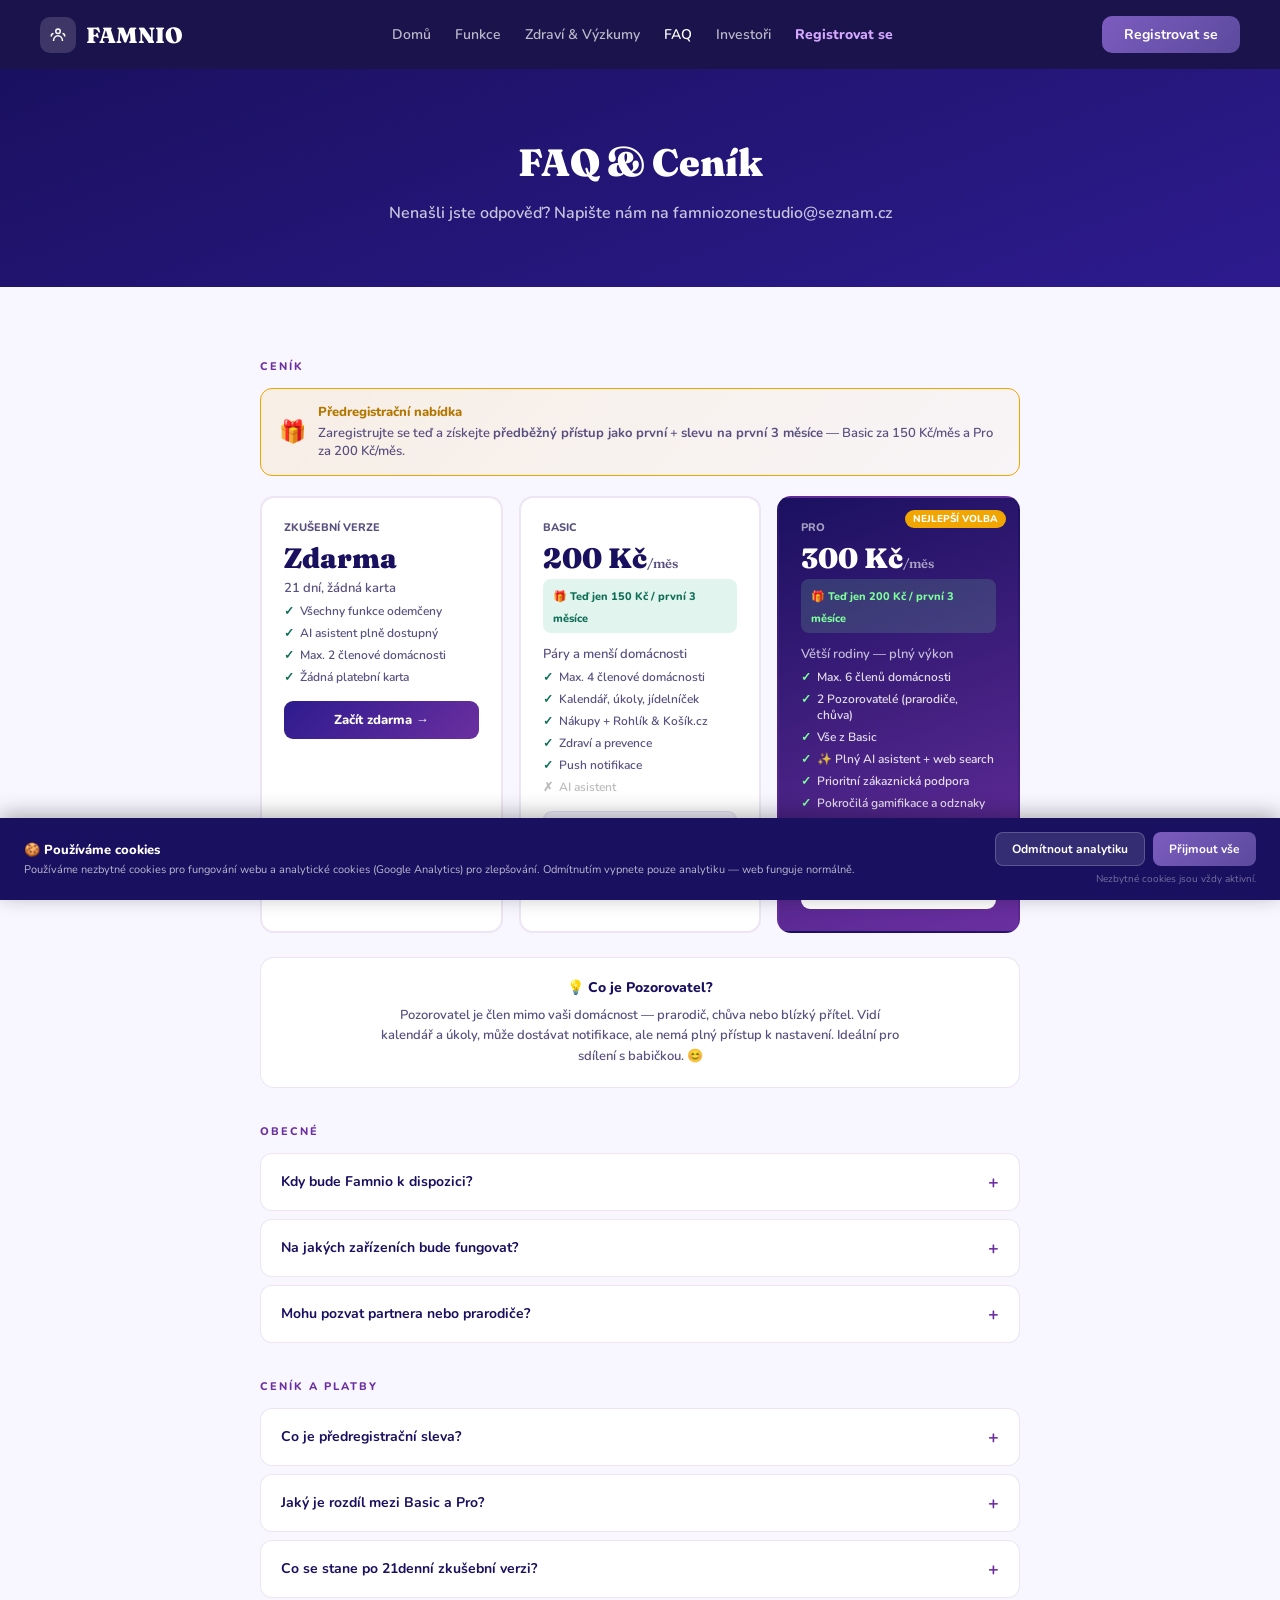
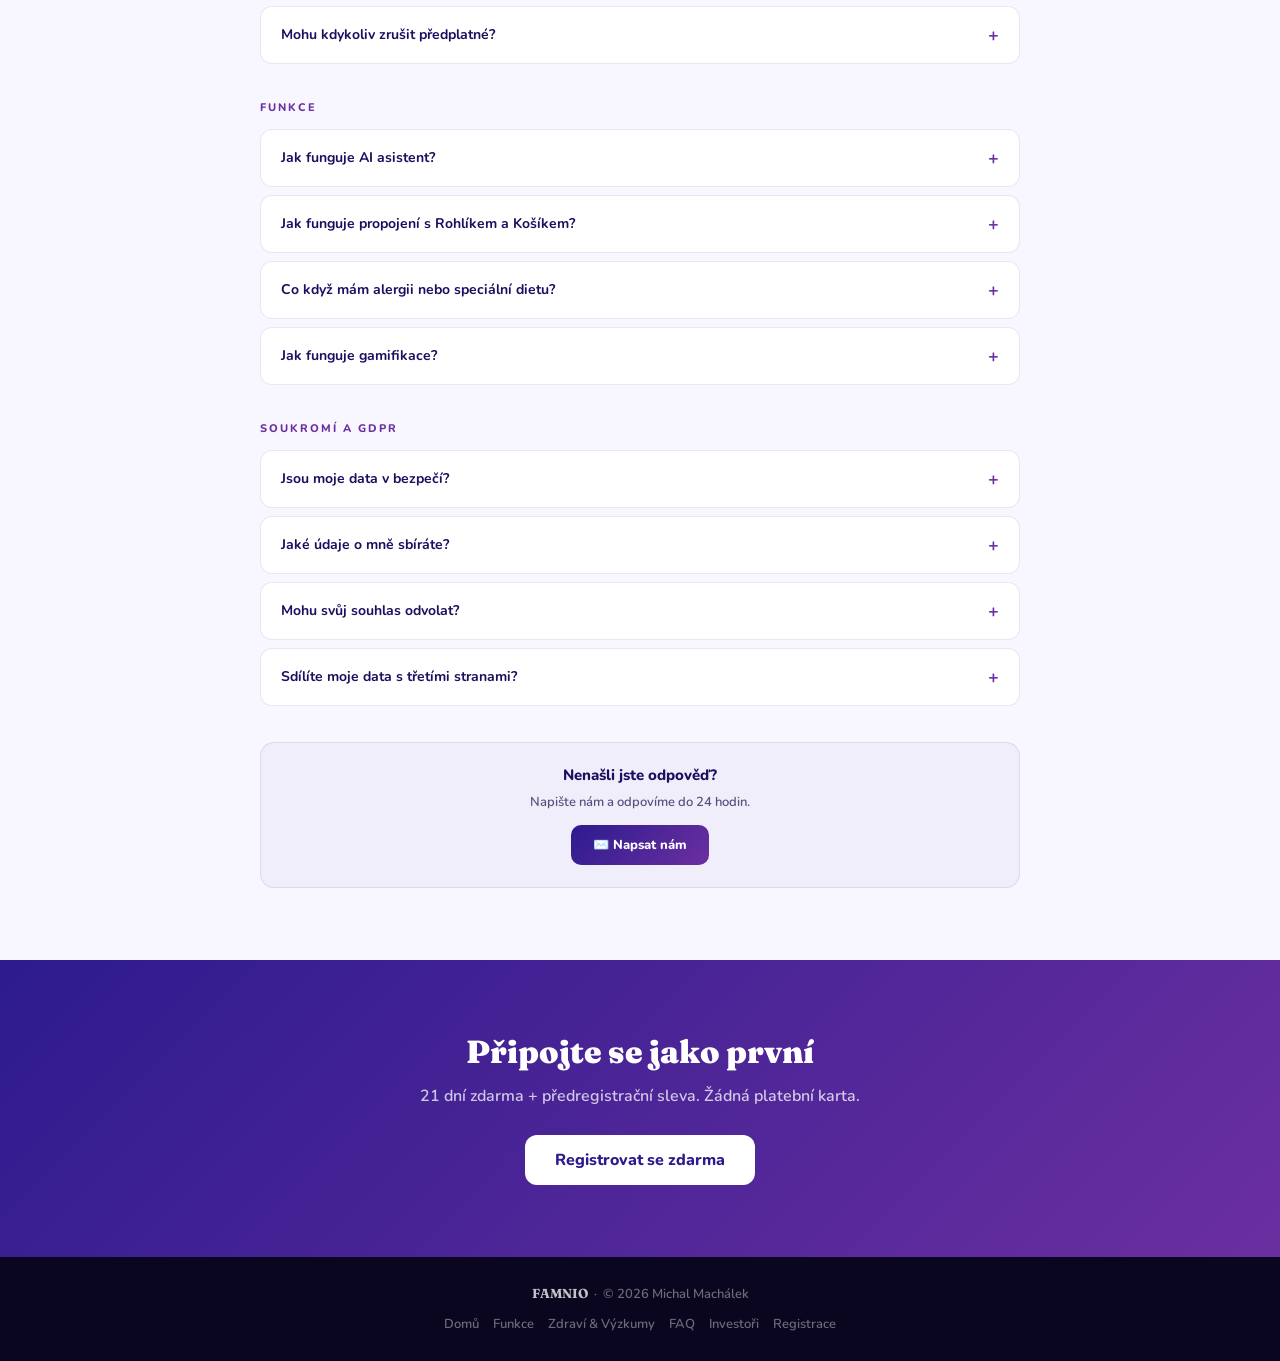
<file: faq.html>
<!DOCTYPE html>
<html lang="cs">
<head>
<meta charset="UTF-8"><meta name="viewport" content="width=device-width, initial-scale=1.0">
<title>FAQ & Ceník – Famnio</title>
<link rel="preconnect" href="https://fonts.googleapis.com">
<link href="https://fonts.googleapis.com/css2?family=Fraunces:wght@700;900&family=Nunito:wght@600;700;800&display=swap" rel="stylesheet">
<link rel="stylesheet" href="style.css">
</head>
<body>
<nav>
  <a class="nlogo" href="index.html"><div class="nicon"><svg width="18" height="18" viewBox="0 0 24 24" fill="none" stroke="white" stroke-width="2"><circle cx="12" cy="7" r="3"/><path d="M6 20c0-4 2.7-7 6-7s6 3 6 7"/><path d="M3 14c0-2.5 1.5-4 3-4"/><path d="M21 14c0-2.5-1.5-4-3-4"/></svg></div>FAMNIO</a>
  <div class="nlinks"><a href="index.html">Domů</a><a href="funkce.html">Funkce</a><a href="zdravi.html">Zdraví & Výzkumy</a><a href="faq.html" class="active">FAQ</a><a href="investori.html">Investoři</a><a href="registrace.html" class="nav-reg">Registrovat se</a></div>
  <a href="registrace.html" class="nbtn">Registrovat se</a>
  <div class="hamburger" onclick="toggleMenu()"><span></span><span></span><span></span></div>
</nav>
<div class="mobile-menu" id="mobileMenu">
  <a href="index.html" onclick="toggleMenu()">Domů</a><a href="funkce.html" onclick="toggleMenu()">Funkce</a><a href="zdravi.html" onclick="toggleMenu()">Zdraví</a><a href="faq.html" onclick="toggleMenu()">FAQ</a><a href="investori.html" onclick="toggleMenu()">Investoři</a><a href="registrace.html" onclick="toggleMenu()" class="nav-reg">Registrovat se →</a>
</div>
<div class="phero"><h1>FAQ & Ceník</h1><p>Nenašli jste odpověď? Napište nám na famniozonestudio@seznam.cz</p></div>

<div class="sec">
  <div class="in">

    <!-- CENÍK -->
    <div class="faq-sec">
      <div class="faq-lbl">Ceník</div>
      <div class="earlybird">
        <div class="earlybird-icon">🎁</div>
        <div><h4>Předregistrační nabídka</h4><p>Zaregistrujte se teď a získejte <strong>předběžný přístup jako první</strong> + <strong>slevu na první 3 měsíce</strong> — Basic za 150 Kč/měs a Pro za 200 Kč/měs.</p></div>
      </div>
      <div class="plan-grid">
        <!-- Trial -->
        <div class="plan-card" style="cursor:default;">
          <div class="ptag">ZKUŠEBNÍ VERZE</div>
          <div class="pprice">Zdarma</div>
          <div class="pdesc">21 dní, žádná karta</div>
          <ul class="plist">
            <li class="ok">Všechny funkce odemčeny</li>
            <li class="ok">AI asistent plně dostupný</li>
            <li class="ok">Max. 2 členové domácnosti</li>
            <li class="ok">Žádná platební karta</li>
          </ul>
          <a href="registrace.html" class="pbtn-t" style="display:block;text-decoration:none;">Začít zdarma →</a>
        </div>
        <!-- Basic -->
        <div class="plan-card" style="cursor:default;">
          <div class="ptag">BASIC</div>
          <div class="pprice">200 Kč<span style="font-size:13px;font-weight:600;color:var(--ts);">/měs</span></div>
          <div class="pdiscount"><span>🎁 Teď jen 150 Kč / první 3 měsíce</span></div>
          <div class="pdesc">Páry a menší domácnosti</div>
          <ul class="plist">
            <li class="ok">Max. 4 členové domácnosti</li>
            <li class="ok">Kalendář, úkoly, jídelníček</li>
            <li class="ok">Nákupy + Rohlík & Košík.cz</li>
            <li class="ok">Zdraví a prevence</li>
            <li class="ok">Push notifikace</li>
            <li class="no">AI asistent</li>
          </ul>
          <a href="registrace.html" class="pbtn-p" style="display:block;text-decoration:none;">Vybrat Basic →</a>
        </div>
        <!-- Pro -->
        <div class="plan-card dark" style="cursor:default;position:relative;">
          <span class="pbest">NEJLEPŠÍ VOLBA</span>
          <div class="ptag">PRO</div>
          <div class="pprice">300 Kč<span style="font-size:13px;font-weight:600;color:rgba(255,255,255,0.6);">/měs</span></div>
          <div class="pdiscount"><span>🎁 Teď jen 200 Kč / první 3 měsíce</span></div>
          <div class="pdesc">Větší rodiny — plný výkon</div>
          <ul class="plist">
            <li class="ok">Max. 6 členů domácnosti</li>
            <li class="ok">2 Pozorovatelé (prarodiče, chůva)</li>
            <li class="ok">Vše z Basic</li>
            <li class="ok">✨ Plný AI asistent + web search</li>
            <li class="ok">Prioritní zákaznická podpora</li>
            <li class="ok">Pokročilá gamifikace a odznaky</li>
            <li class="ok">Export dat (PDF, CSV)</li>
            <li class="ok">První přístup k novým funkcím</li>
          </ul>
          <a href="registrace.html" class="pbtn-w" style="display:block;text-decoration:none;">Vybrat Pro →</a>
        </div>
      </div>
      <div style="background:#fff;border-radius:var(--r);padding:20px 24px;border:1px solid var(--b);margin-top:4px;text-align:center;">
        <div style="font-size:14px;font-weight:800;color:var(--t);margin-bottom:8px;">💡 Co je Pozorovatel?</div>
        <p style="font-size:13px;color:var(--ts);font-weight:600;line-height:1.6;max-width:520px;margin:0 auto;">Pozorovatel je člen mimo vaši domácnost — prarodič, chůva nebo blízký přítel. Vidí kalendář a úkoly, může dostávat notifikace, ale nemá plný přístup k nastavení. Ideální pro sdílení s babičkou. 😊</p>
      </div>
    </div>

    <!-- OBECNÉ -->
    <div class="faq-sec">
      <div class="faq-lbl">Obecné</div>
      <div class="faq-item"><div class="faq-q" onclick="tog(this)">Kdy bude Famnio k dispozici?<span class="plus">+</span></div><div class="faq-a"><p>Famnio se aktivně vyvíjí. Registrujte se nyní a budete informováni jako první. Plánujeme spustit beta verzi do 6 měsíců od zahájení vývoje.</p></div></div>
      <div class="faq-item"><div class="faq-q" onclick="tog(this)">Na jakých zařízeních bude fungovat?<span class="plus">+</span></div><div class="faq-a"><p>Famnio bude dostupné jako mobilní aplikace pro Android i iOS. Web verze je v plánu v pozdější fázi.</p></div></div>
      <div class="faq-item"><div class="faq-q" onclick="tog(this)">Mohu pozvat partnera nebo prarodiče?<span class="plus">+</span></div><div class="faq-a"><p>Ano! Basic umožňuje až 4 členy domácnosti. Pro plán nabízí až 6 členů plus 2 Pozorovatele — ti vidí kalendář a úkoly ale nemají plný přístup. Ideální pro babičky a chůvy.</p></div></div>
    </div>

    <!-- CENÍK FAQ -->
    <div class="faq-sec">
      <div class="faq-lbl">Ceník a platby</div>
      <div class="faq-item"><div class="faq-q" onclick="tog(this)">Co je předregistrační sleva?<span class="plus">+</span></div><div class="faq-a"><p>Pokud se zaregistrujete ještě před spuštěním Famnio, získáte předběžný přístup jako jedni z prvních a slevu na první 3 měsíce — Basic za 150 Kč/měs (normálně 200 Kč) a Pro za 200 Kč/měs (normálně 300 Kč). Sleva se uplatní automaticky při aktivaci účtu.</p></div></div>
      <div class="faq-item"><div class="faq-q" onclick="tog(this)">Jaký je rozdíl mezi Basic a Pro?<span class="plus">+</span></div><div class="faq-a"><p>Basic je pro páry a menší domácnosti — max. 4 členové, všechny moduly, Rohlík & Košík.cz, bez AI asistenta (200 Kč/měs). Pro navíc přidává AI asistenta, max. 6 členů + 2 Pozorovatele, prioritní podporu a export dat (300 Kč/měs).</p></div></div>
      <div class="faq-item"><div class="faq-q" onclick="tog(this)">Co se stane po 21denní zkušební verzi?<span class="plus">+</span></div><div class="faq-a"><p>Po 21 dnech si vyberete plán Basic nebo Pro. Pokud si plán nevyberete, vaše data bezpečně uchováme po dobu 30 dní. Platební karta není potřeba při registraci.</p></div></div>
      <div class="faq-item"><div class="faq-q" onclick="tog(this)">Mohu kdykoliv zrušit předplatné?<span class="plus">+</span></div><div class="faq-a"><p>Ano, předplatné můžete zrušit kdykoliv bez poplatků. Po zrušení budete moci aplikaci používat do konce zaplaceného období.</p></div></div>
    </div>

    <!-- FUNKCE -->
    <div class="faq-sec">
      <div class="faq-lbl">Funkce</div>
      <div class="faq-item"><div class="faq-q" onclick="tog(this)">Jak funguje AI asistent?<span class="plus">+</span></div><div class="faq-a"><p>AI asistent je dostupný v plánu Pro a během 21denní zkušební verze. Navrhuje jídelníček dle preferencí a alergií, plánuje úkoly a hledá aktuální informace. Vždy navrhuje — vy potvrzujete.</p></div></div>
      <div class="faq-item"><div class="faq-q" onclick="tog(this)">Jak funguje propojení s Rohlíkem a Košíkem?<span class="plus">+</span></div><div class="faq-a"><p>Famnio automaticky vygeneruje nákupní seznam z jídelníčku. Jedním kliknutím ho odešlete přímo do Rohlíku nebo Košíku.cz. Dostupné v obou plánech.</p></div></div>
      <div class="faq-item"><div class="faq-q" onclick="tog(this)">Co když mám alergii nebo speciální dietu?<span class="plus">+</span></div><div class="faq-a"><p>Při nastavení profilu zadáte alergie, disliky a oblíbená jídla. AI asistent tyto informace vždy respektuje. Podporujeme vegetariánství, veganství, laktózovou intoleranci a další.</p></div></div>
      <div class="faq-item"><div class="faq-q" onclick="tog(this)">Jak funguje gamifikace?<span class="plus">+</span></div><div class="faq-a"><p>Za splněné úkoly dostávají členové body. Snadný = 10 bodů, střední = 20, těžký = 50, výzva = 100. Body se hromadí do levelů. Na dashboardu je žebříček celé domácnosti. 😄</p></div></div>
    </div>

    <!-- GDPR -->
    <div class="faq-sec">
      <div class="faq-lbl">Soukromí a GDPR</div>
      <div class="faq-item"><div class="faq-q" onclick="tog(this)">Jsou moje data v bezpečí?<span class="plus">+</span></div><div class="faq-a"><p>Ano. Vaše data jsou šifrovaná a uložená v Firebase (Google Cloud). Nikdy neprodáváme ani nesdílíme vaše osobní údaje s třetími stranami za komerčním účelem.</p></div></div>
      <div class="faq-item"><div class="faq-q" onclick="tog(this)">Jaké údaje o mně sbíráte?<span class="plus">+</span></div><div class="faq-a"><p>Sbíráme pouze data která nám sami poskytnete: jméno, email, telefon (nepovinně) a data zadaná do aplikace. Žádné sledování polohy ani reklamní profily.</p></div></div>
      <div class="faq-item"><div class="faq-q" onclick="tog(this)">Mohu svůj souhlas odvolat?<span class="plus">+</span></div><div class="faq-a"><p>Ano, kdykoliv. Napište nám na famniozonestudio@seznam.cz a vaše data do 30 dní smažeme. Máte právo na přístup, opravu i výmaz dle GDPR.</p></div></div>
      <div class="faq-item"><div class="faq-q" onclick="tog(this)">Sdílíte moje data s třetími stranami?<span class="plus">+</span></div><div class="faq-a"><p>Ne. Využíváme Firebase (Google) pro databázi a Formspree pro registrační formulář — oba splňují GDPR. Data nesdílíme za komerčním účelem.</p></div></div>
    </div>

    <div style="background:var(--bg2);border-radius:var(--r);padding:22px;text-align:center;border:1px solid var(--b);">
      <div style="font-size:15px;font-weight:800;color:var(--t);margin-bottom:8px;">Nenašli jste odpověď?</div>
      <p style="font-size:13px;color:var(--ts);font-weight:600;margin-bottom:14px;">Napište nám a odpovíme do 24 hodin.</p>
      <a href="mailto:famniozonestudio@seznam.cz" style="background:linear-gradient(135deg,#2d1b8e,#6b2fa0);color:#fff;padding:11px 22px;border-radius:10px;font-size:13px;font-weight:800;text-decoration:none;display:inline-block;">✉️ Napsat nám</a>
    </div>
  </div>
</div>

<div class="cta"><h2>Připojte se jako první</h2><p>21 dní zdarma + předregistrační sleva. Žádná platební karta.</p><a href="registrace.html" class="bp">Registrovat se zdarma</a></div>
<footer><strong>FAMNIO</strong> &nbsp;·&nbsp; © 2026 Michal Machálek<div class="flinks"><a href="index.html">Domů</a><a href="funkce.html">Funkce</a><a href="zdravi.html">Zdraví & Výzkumy</a><a href="faq.html">FAQ</a><a href="investori.html">Investoři</a><a href="registrace.html">Registrace</a></div></footer>

<div class="cookie" id="cookie">
  <div class="cookie-text">
    <h4>🍪 Používáme cookies</h4>
    <p>Používáme nezbytné cookies pro fungování webu a analytické cookies (Google Analytics) pro zlepšování. Odmítnutím vypnete pouze analytiku — web funguje normálně.</p>
  </div>
  <div style="display:flex;flex-direction:column;gap:6px;">
    <div class="cookie-btns">
      <button class="cbtn1" onclick="declineCookies()">Odmítnout analytiku</button>
      <button class="cbtn2" onclick="acceptCookies()">Přijmout vše</button>
    </div>
    <p style="font-size:10px;color:rgba(255,255,255,0.4);text-align:right;">Nezbytné cookies jsou vždy aktivní.</p>
  </div>
</div>
<script src="famnio.js"></script>
<script>
function tog(el){
  const a=el.nextElementSibling;
  const plus=el.querySelector('.plus');
  if(a.style.display==='block'){a.style.display='none';plus.style.transform='rotate(0)';}
  else{a.style.display='block';plus.style.transform='rotate(45deg)';}
}
</script>
</body>
</html>
</file>
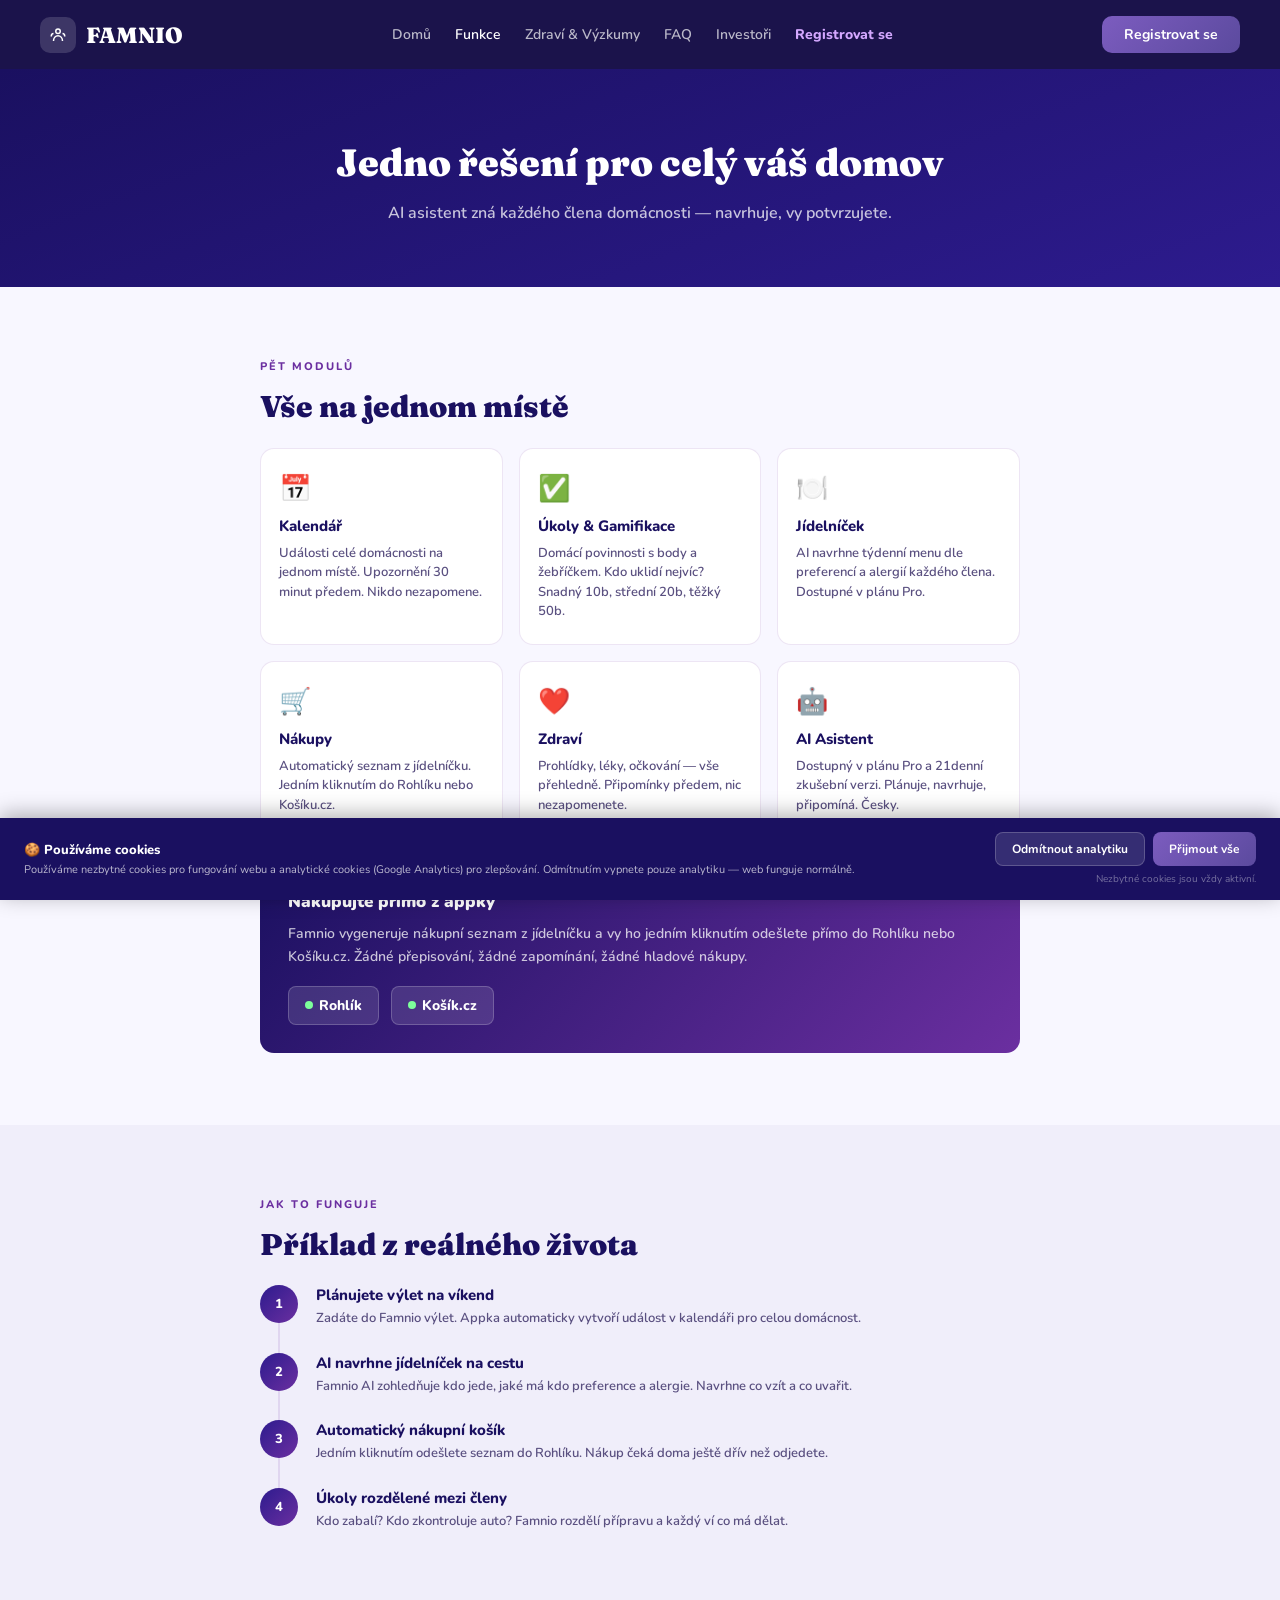
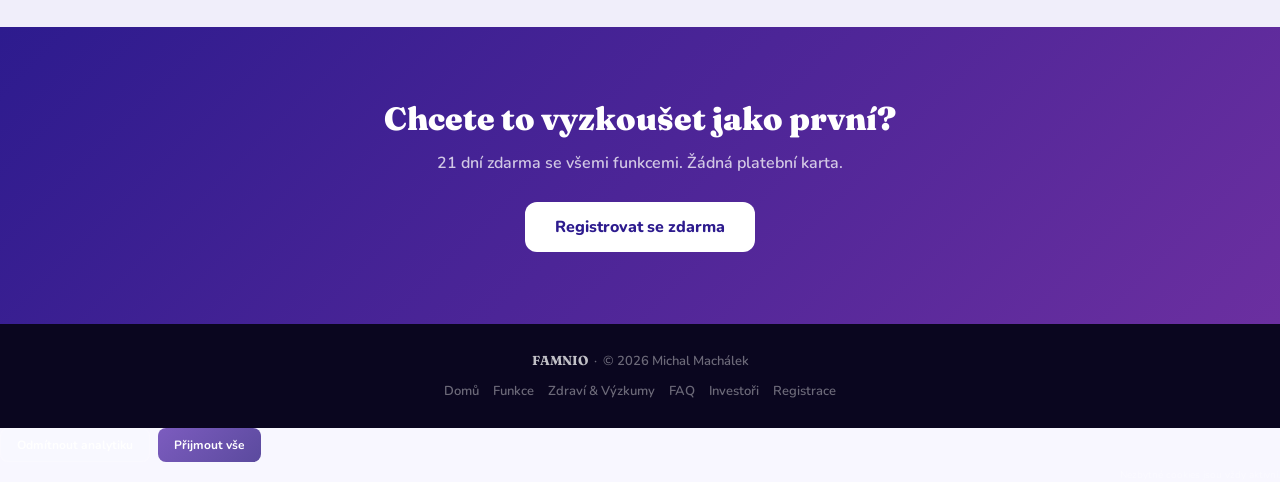
<file: funkce.html>
<!DOCTYPE html>
<html lang="cs">
<head>
<meta charset="UTF-8"><meta name="viewport" content="width=device-width, initial-scale=1.0">
<title>Funkce – Famnio</title>
<link rel="preconnect" href="https://fonts.googleapis.com">
<link href="https://fonts.googleapis.com/css2?family=Fraunces:wght@700;900&family=Nunito:wght@600;700;800&display=swap" rel="stylesheet">
<link rel="stylesheet" href="style.css">
</head>
<body>
<nav>
  <a class="nlogo" href="index.html"><div class="nicon"><svg width="18" height="18" viewBox="0 0 24 24" fill="none" stroke="white" stroke-width="2"><circle cx="12" cy="7" r="3"/><path d="M6 20c0-4 2.7-7 6-7s6 3 6 7"/><path d="M3 14c0-2.5 1.5-4 3-4"/><path d="M21 14c0-2.5-1.5-4-3-4"/></svg></div>FAMNIO</a>
  <div class="nlinks"><a href="index.html">Domů</a><a href="funkce.html" class="active">Funkce</a><a href="zdravi.html">Zdraví & Výzkumy</a><a href="faq.html">FAQ</a><a href="investori.html">Investoři</a><a href="registrace.html" class="nav-reg">Registrovat se</a></div>
  <a href="registrace.html" class="nbtn">Registrovat se</a>
  <div class="hamburger" onclick="toggleMenu()"><span></span><span></span><span></span></div>
</nav>
<div class="mobile-menu" id="mobileMenu">
  <a href="index.html" onclick="toggleMenu()">Domů</a><a href="funkce.html" onclick="toggleMenu()">Funkce</a><a href="zdravi.html" onclick="toggleMenu()">Zdraví</a><a href="faq.html" onclick="toggleMenu()">FAQ</a><a href="investori.html" onclick="toggleMenu()">Investoři</a><a href="registrace.html" onclick="toggleMenu()" class="nav-reg">Registrovat se →</a>
</div>
<div class="phero"><h1>Jedno řešení pro celý váš domov</h1><p>AI asistent zná každého člena domácnosti — navrhuje, vy potvrzujete.</p></div>
<div class="sec">
  <div class="in">
    <div class="lbl">Pět modulů</div>
    <h2 class="h2">Vše na jednom místě</h2>
    <div class="fgrid">
      <div class="fcard"><div style="font-size:26px;margin-bottom:10px;">📅</div><h3>Kalendář</h3><p>Události celé domácnosti na jednom místě. Upozornění 30 minut předem. Nikdo nezapomene.</p></div>
      <div class="fcard"><div style="font-size:26px;margin-bottom:10px;">✅</div><h3>Úkoly & Gamifikace</h3><p>Domácí povinnosti s body a žebříčkem. Kdo uklidí nejvíc? Snadný 10b, střední 20b, těžký 50b.</p></div>
      <div class="fcard"><div style="font-size:26px;margin-bottom:10px;">🍽️</div><h3>Jídelníček</h3><p>AI navrhne týdenní menu dle preferencí a alergií každého člena. Dostupné v plánu Pro.</p></div>
      <div class="fcard"><div style="font-size:26px;margin-bottom:10px;">🛒</div><h3>Nákupy</h3><p>Automatický seznam z jídelníčku. Jedním kliknutím do Rohlíku nebo Košíku.cz.</p></div>
      <div class="fcard"><div style="font-size:26px;margin-bottom:10px;">❤️</div><h3>Zdraví</h3><p>Prohlídky, léky, očkování — vše přehledně. Připomínky předem, nic nezapomenete.</p></div>
      <div class="fcard"><div style="font-size:26px;margin-bottom:10px;">🤖</div><h3>AI Asistent</h3><p>Dostupný v plánu Pro a 21denní zkušební verzi. Plánuje, navrhuje, připomíná. Česky.</p></div>
    </div>
    <div class="intbox">
      <h3>Nakupujte přímo z appky</h3>
      <p>Famnio vygeneruje nákupní seznam z jídelníčku a vy ho jedním kliknutím odešlete přímo do Rohlíku nebo Košíku.cz. Žádné přepisování, žádné zapomínání, žádné hladové nákupy.</p>
      <div class="badges"><div class="badge"><span class="bdot"></span>Rohlík</div><div class="badge"><span class="bdot"></span>Košík.cz</div></div>
    </div>
  </div>
</div>
<div class="sec2">
  <div class="in">
    <div class="lbl">Jak to funguje</div>
    <h2 class="h2">Příklad z reálného života</h2>
    <div class="steps">
      <div class="step"><div class="step-num">1</div><div class="step-content"><h3>Plánujete výlet na víkend</h3><p>Zadáte do Famnio výlet. Appka automaticky vytvoří událost v kalendáři pro celou domácnost.</p></div></div>
      <div class="step"><div class="step-num">2</div><div class="step-content"><h3>AI navrhne jídelníček na cestu</h3><p>Famnio AI zohledňuje kdo jede, jaké má kdo preference a alergie. Navrhne co vzít a co uvařit.</p></div></div>
      <div class="step"><div class="step-num">3</div><div class="step-content"><h3>Automatický nákupní košík</h3><p>Jedním kliknutím odešlete seznam do Rohlíku. Nákup čeká doma ještě dřív než odjedete.</p></div></div>
      <div class="step"><div class="step-num">4</div><div class="step-content"><h3>Úkoly rozdělené mezi členy</h3><p>Kdo zabalí? Kdo zkontroluje auto? Famnio rozdělí přípravu a každý ví co má dělat.</p></div></div>
    </div>
  </div>
</div>
<div class="cta"><h2>Chcete to vyzkoušet jako první?</h2><p>21 dní zdarma se všemi funkcemi. Žádná platební karta.</p><a href="registrace.html" class="bp">Registrovat se zdarma</a></div>
<footer><strong>FAMNIO</strong> &nbsp;·&nbsp; © 2026 Michal Machálek<div class="flinks"><a href="index.html">Domů</a><a href="funkce.html">Funkce</a><a href="zdravi.html">Zdraví & Výzkumy</a><a href="faq.html">FAQ</a><a href="investori.html">Investoři</a><a href="registrace.html">Registrace</a></div></footer>


<div style="display:flex;flex-direction:column;gap:6px;"><div class="cookie-btns"><button class="cbtn1" onclick="declineCookies()">Odmítnout analytiku</button><button class="cbtn2" onclick="acceptCookies()">Přijmout vše</button></div><p style="font-size:10px;color:rgba(255,255,255,0.4);text-align:right;">Nezbytné cookies jsou vždy aktivní.</p></div></div>
<div class="cookie" id="cookie">
  <div class="cookie-text">
    <h4>🍪 Používáme cookies</h4>
    <p>Používáme nezbytné cookies pro fungování webu a analytické cookies (Google Analytics) pro zlepšování. Odmítnutím vypnete pouze analytiku — web funguje normálně.</p>
  </div>
  <div style="display:flex;flex-direction:column;gap:6px;">
    <div class="cookie-btns">
      <button class="cbtn1" onclick="declineCookies()">Odmítnout analytiku</button>
      <button class="cbtn2" onclick="acceptCookies()">Přijmout vše</button>
    </div>
    <p style="font-size:10px;color:rgba(255,255,255,0.4);text-align:right;">Nezbytné cookies jsou vždy aktivní.</p>
  </div>
</div>
<script src="famnio.js"></script>
</body>
</html>
</file>
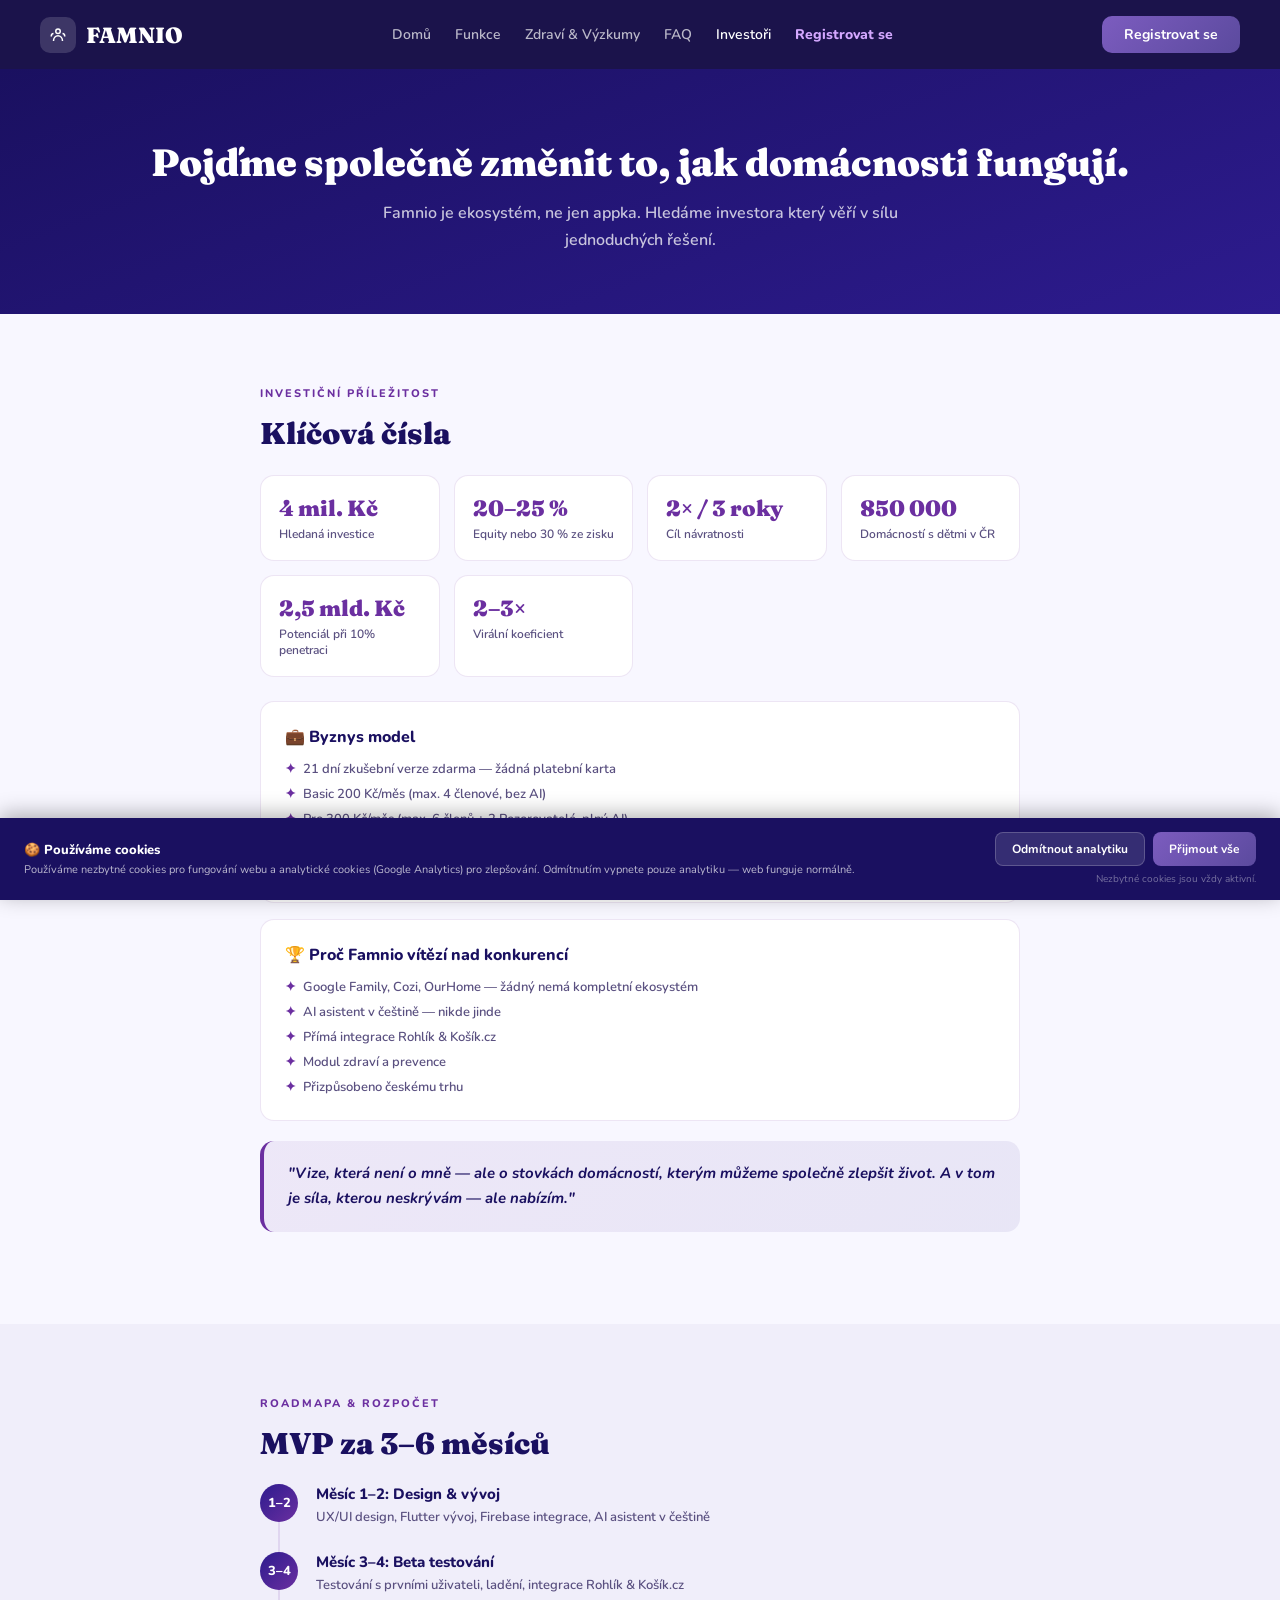
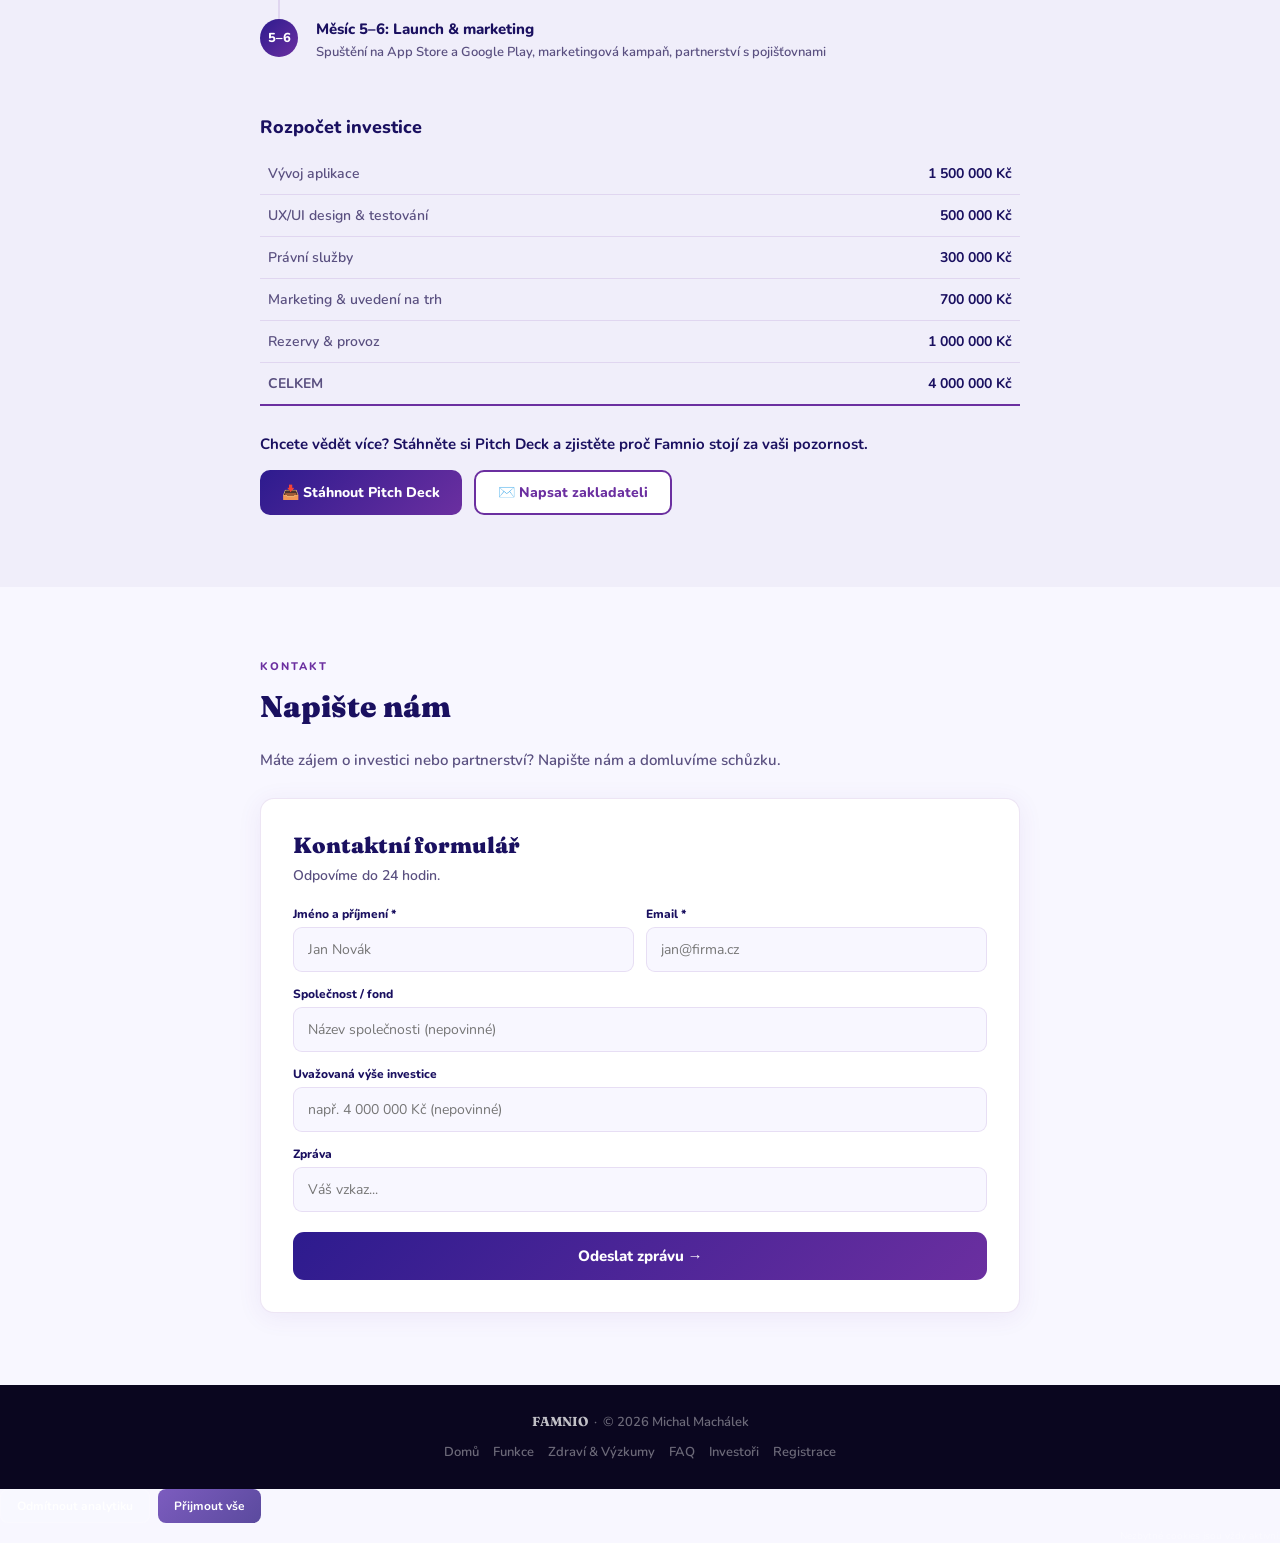
<file: investori.html>
<!DOCTYPE html>
<html lang="cs">
<head>
<meta charset="UTF-8"><meta name="viewport" content="width=device-width, initial-scale=1.0">
<title>Pro investory – Famnio</title>
<link rel="preconnect" href="https://fonts.googleapis.com">
<link href="https://fonts.googleapis.com/css2?family=Fraunces:wght@700;900&family=Nunito:wght@600;700;800&display=swap" rel="stylesheet">
<link rel="stylesheet" href="style.css">
</head>
<body>
<nav>
  <a class="nlogo" href="index.html"><div class="nicon"><svg width="18" height="18" viewBox="0 0 24 24" fill="none" stroke="white" stroke-width="2"><circle cx="12" cy="7" r="3"/><path d="M6 20c0-4 2.7-7 6-7s6 3 6 7"/><path d="M3 14c0-2.5 1.5-4 3-4"/><path d="M21 14c0-2.5-1.5-4-3-4"/></svg></div>FAMNIO</a>
  <div class="nlinks"><a href="index.html">Domů</a><a href="funkce.html">Funkce</a><a href="zdravi.html">Zdraví & Výzkumy</a><a href="faq.html">FAQ</a><a href="investori.html" class="active">Investoři</a><a href="registrace.html" class="nav-reg">Registrovat se</a></div>
  <a href="registrace.html" class="nbtn">Registrovat se</a>
  <div class="hamburger" onclick="toggleMenu()"><span></span><span></span><span></span></div>
</nav>
<div class="mobile-menu" id="mobileMenu">
  <a href="index.html" onclick="toggleMenu()">Domů</a><a href="funkce.html" onclick="toggleMenu()">Funkce</a><a href="zdravi.html" onclick="toggleMenu()">Zdraví</a><a href="faq.html" onclick="toggleMenu()">FAQ</a><a href="investori.html" onclick="toggleMenu()">Investoři</a><a href="registrace.html" onclick="toggleMenu()" class="nav-reg">Registrovat se →</a>
</div>
<div class="phero"><h1>Pojďme společně změnit to, jak domácnosti fungují.</h1><p>Famnio je ekosystém, ne jen appka. Hledáme investora který věří v sílu jednoduchých řešení.</p></div>

<div class="sec">
  <div class="in">
    <div class="lbl">Investiční příležitost</div>
    <h2 class="h2">Klíčová čísla</h2>
    <div class="igrid">
      <div class="ibox"><div class="inum">4 mil. Kč</div><div class="ilbl">Hledaná investice</div></div>
      <div class="ibox"><div class="inum">20–25 %</div><div class="ilbl">Equity nebo 30 % ze zisku</div></div>
      <div class="ibox"><div class="inum">2× / 3 roky</div><div class="ilbl">Cíl návratnosti</div></div>
      <div class="ibox"><div class="inum">850 000</div><div class="ilbl">Domácností s dětmi v ČR</div></div>
      <div class="ibox"><div class="inum">2,5 mld. Kč</div><div class="ilbl">Potenciál při 10% penetraci</div></div>
      <div class="ibox"><div class="inum">2–3×</div><div class="ilbl">Virální koeficient</div></div>
    </div>

    <div class="icard">
      <h3>💼 Byznys model</h3>
      <ul>
        <li>21 dní zkušební verze zdarma — žádná platební karta</li>
        <li>Basic 200 Kč/měs (max. 4 členové, bez AI)</li>
        <li>Pro 300 Kč/měs (max. 6 členů + 2 Pozorovatelé, plný AI)</li>
        <li>B2B: jednáme o spolupráci s pojišťovnami</li>
        <li>1 uživatel = průměrně 2–3 noví organicky</li>
      </ul>
    </div>

    <div class="icard">
      <h3>🏆 Proč Famnio vítězí nad konkurencí</h3>
      <ul>
        <li>Google Family, Cozi, OurHome — žádný nemá kompletní ekosystém</li>
        <li>AI asistent v češtině — nikde jinde</li>
        <li>Přímá integrace Rohlík & Košík.cz</li>
        <li>Modul zdraví a prevence</li>
        <li>Přizpůsobeno českému trhu</li>
      </ul>
    </div>

    <div class="hlbox"><p>"Vize, která není o mně — ale o stovkách domácností, kterým můžeme společně zlepšit život. A v tom je síla, kterou neskrývám — ale nabízím."</p></div>
  </div>
</div>

<div class="sec2">
  <div class="in">
    <div class="lbl">Roadmapa & Rozpočet</div>
    <h2 class="h2">MVP za 3–6 měsíců</h2>
    <div class="steps">
      <div class="step"><div class="step-num">1–2</div><div class="step-content"><h3>Měsíc 1–2: Design & vývoj</h3><p>UX/UI design, Flutter vývoj, Firebase integrace, AI asistent v češtině</p></div></div>
      <div class="step"><div class="step-num">3–4</div><div class="step-content"><h3>Měsíc 3–4: Beta testování</h3><p>Testování s prvními uživateli, ladění, integrace Rohlík & Košík.cz</p></div></div>
      <div class="step"><div class="step-num">5–6</div><div class="step-content"><h3>Měsíc 5–6: Launch & marketing</h3><p>Spuštění na App Store a Google Play, marketingová kampaň, partnerství s pojišťovnami</p></div></div>
    </div>
    <h3 style="font-size:18px;font-weight:800;color:var(--t);margin:28px 0 14px;">Rozpočet investice</h3>
    <table class="btable">
      <tr><td>Vývoj aplikace</td><td>1 500 000 Kč</td></tr>
      <tr><td>UX/UI design & testování</td><td>500 000 Kč</td></tr>
      <tr><td>Právní služby</td><td>300 000 Kč</td></tr>
      <tr><td>Marketing & uvedení na trh</td><td>700 000 Kč</td></tr>
      <tr><td>Rezervy & provoz</td><td>1 000 000 Kč</td></tr>
      <tr><td><strong>CELKEM</strong></td><td><strong>4 000 000 Kč</strong></td></tr>
    </table>
    <div style="margin-top:28px;">
      <p style="font-size:15px;font-weight:700;color:var(--t);margin-bottom:16px;">Chcete vědět více? Stáhněte si Pitch Deck a zjistěte proč Famnio stojí za vaši pozornost.</p>
      <div style="display:flex;gap:12px;flex-wrap:wrap;">
        <a href="Famnio_PitchDeck.pptx" download style="background:linear-gradient(135deg,#2d1b8e,#6b2fa0);color:#fff;padding:13px 22px;border-radius:10px;font-size:14px;font-weight:800;text-decoration:none;display:inline-flex;align-items:center;gap:8px;">📥 Stáhnout Pitch Deck</a>
        <a href="mailto:famniozonestudio@seznam.cz" style="background:#fff;color:var(--p);border:2px solid var(--p);padding:11px 22px;border-radius:10px;font-size:14px;font-weight:800;text-decoration:none;display:inline-flex;align-items:center;gap:8px;">✉️ Napsat zakladateli</a>
      </div>
    </div>
  </div>
</div>

<div class="sec">
  <div class="in">
    <div class="lbl">Kontakt</div>
    <h2 class="h2">Napište nám</h2>
    <p style="font-size:15px;color:var(--ts);line-height:1.8;margin-bottom:24px;font-weight:600;">Máte zájem o investici nebo partnerství? Napište nám a domluvíme schůzku.</p>
    <div class="fform">
      <h2>Kontaktní formulář</h2>
      <p class="fdesc">Odpovíme do 24 hodin.</p>
      <form action="https://formspree.io/f/xjgzvvoe" method="POST">
        <div class="frow">
          <div class="fg"><label>Jméno a příjmení *</label><input type="text" name="name" placeholder="Jan Novák" required></div>
          <div class="fg"><label>Email *</label><input type="email" name="email" placeholder="jan@firma.cz" required></div>
        </div>
        <div class="fg"><label>Společnost / fond</label><input type="text" name="company" placeholder="Název společnosti (nepovinné)"></div>
        <div class="fg"><label>Uvažovaná výše investice</label><input type="text" name="amount" placeholder="např. 4 000 000 Kč (nepovinné)"></div>
        <div class="fg"><label>Zpráva</label><input type="text" name="message" placeholder="Váš vzkaz..."></div>
        <input type="hidden" name="_subject" value="Zájem investora – Famnio">
        <button type="submit" class="fsub">Odeslat zprávu →</button>
      </form>
    </div>
  </div>
</div>

<footer><strong>FAMNIO</strong> &nbsp;·&nbsp; © 2026 Michal Machálek<div class="flinks"><a href="index.html">Domů</a><a href="funkce.html">Funkce</a><a href="zdravi.html">Zdraví & Výzkumy</a><a href="faq.html">FAQ</a><a href="investori.html">Investoři</a><a href="registrace.html">Registrace</a></div></footer>


<div style="display:flex;flex-direction:column;gap:6px;"><div class="cookie-btns"><button class="cbtn1" onclick="declineCookies()">Odmítnout analytiku</button><button class="cbtn2" onclick="acceptCookies()">Přijmout vše</button></div><p style="font-size:10px;color:rgba(255,255,255,0.4);text-align:right;">Nezbytné cookies jsou vždy aktivní.</p></div></div>
<div class="cookie" id="cookie">
  <div class="cookie-text">
    <h4>🍪 Používáme cookies</h4>
    <p>Používáme nezbytné cookies pro fungování webu a analytické cookies (Google Analytics) pro zlepšování. Odmítnutím vypnete pouze analytiku — web funguje normálně.</p>
  </div>
  <div style="display:flex;flex-direction:column;gap:6px;">
    <div class="cookie-btns">
      <button class="cbtn1" onclick="declineCookies()">Odmítnout analytiku</button>
      <button class="cbtn2" onclick="acceptCookies()">Přijmout vše</button>
    </div>
    <p style="font-size:10px;color:rgba(255,255,255,0.4);text-align:right;">Nezbytné cookies jsou vždy aktivní.</p>
  </div>
</div>
<script src="famnio.js"></script>
</body>
</html>
</file>
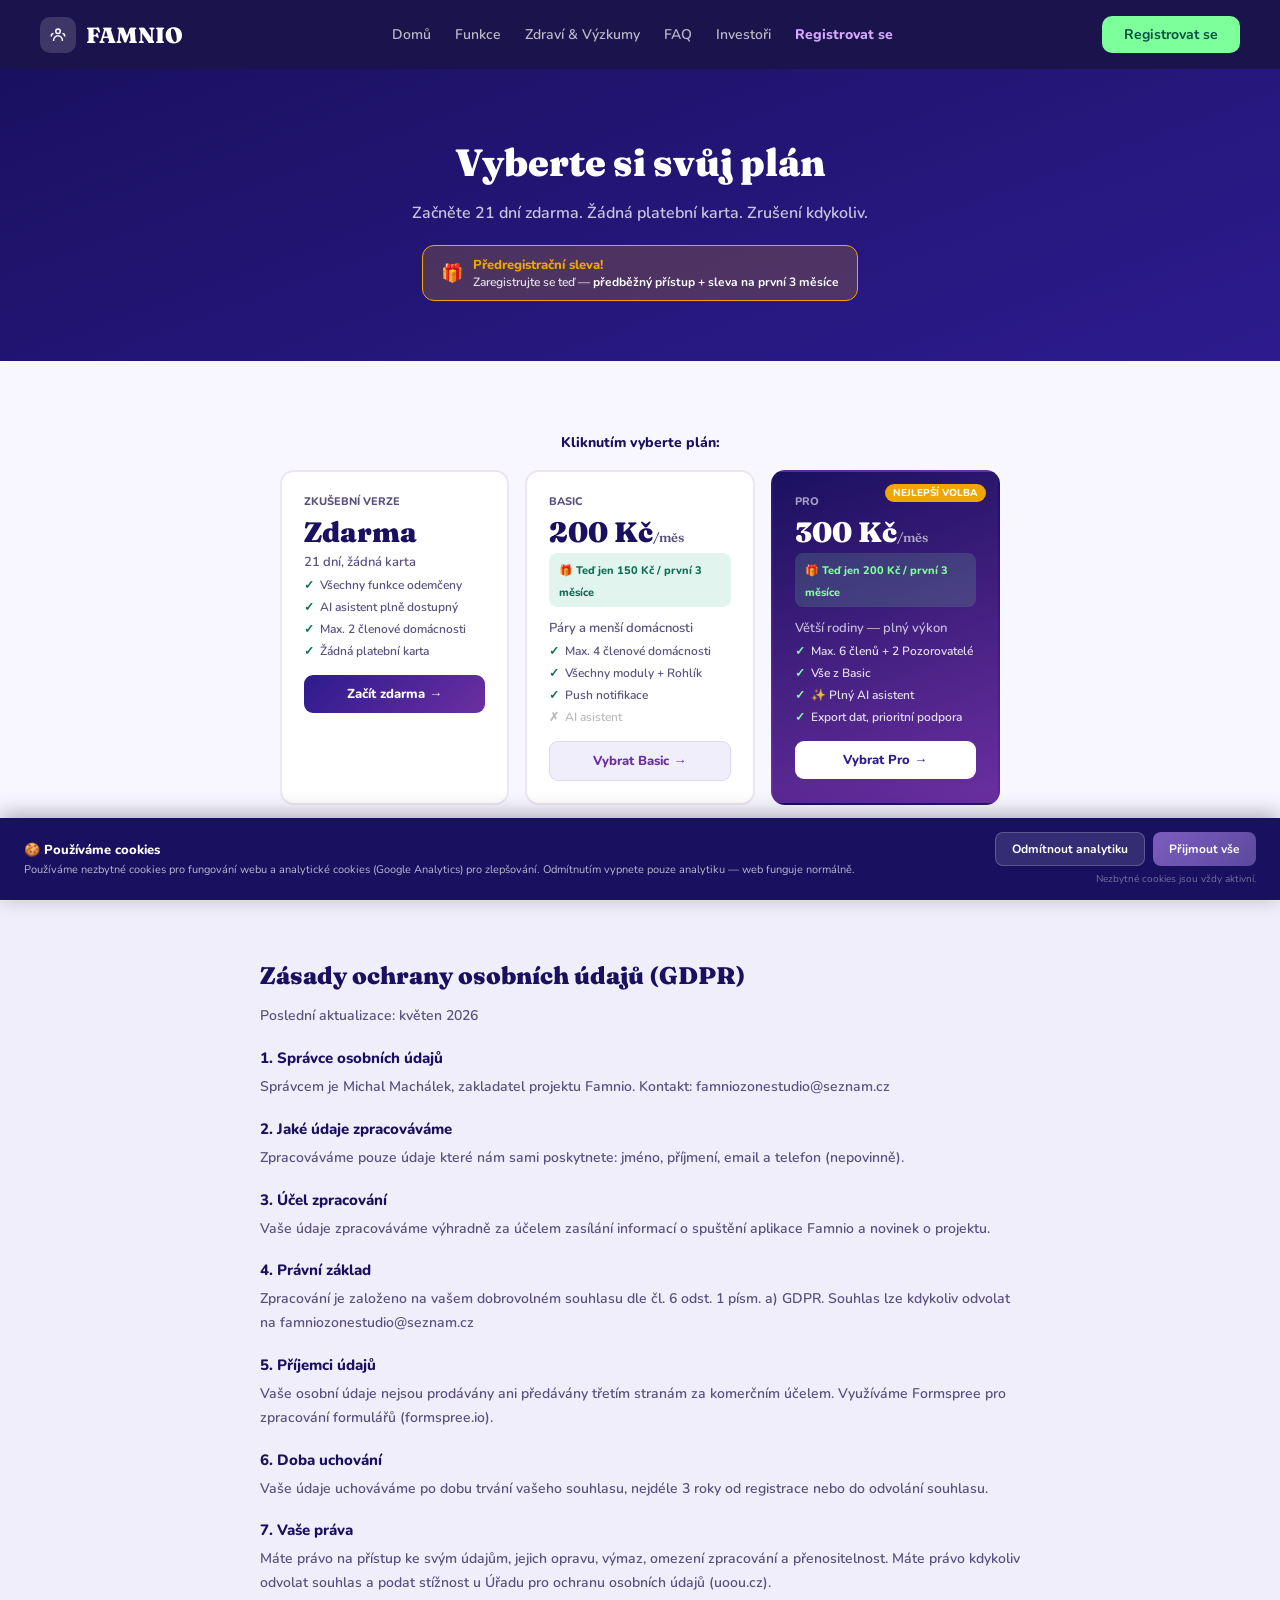
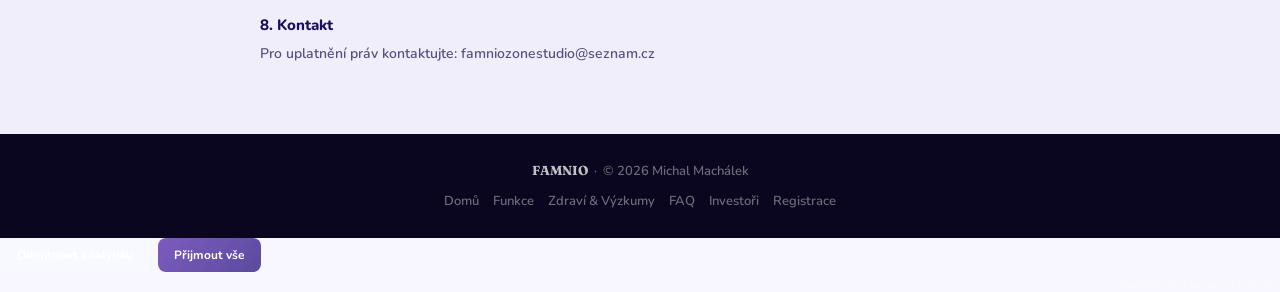
<file: registrace.html>
<!DOCTYPE html>
<html lang="cs">
<head>
<meta charset="UTF-8"><meta name="viewport" content="width=device-width, initial-scale=1.0">
<title>Registrace – Famnio</title>
<link rel="preconnect" href="https://fonts.googleapis.com">
<link href="https://fonts.googleapis.com/css2?family=Fraunces:wght@700;900&family=Nunito:wght@600;700;800&display=swap" rel="stylesheet">
<link rel="stylesheet" href="style.css">
</head>
<body>
<nav>
  <a class="nlogo" href="index.html"><div class="nicon"><svg width="18" height="18" viewBox="0 0 24 24" fill="none" stroke="white" stroke-width="2"><circle cx="12" cy="7" r="3"/><path d="M6 20c0-4 2.7-7 6-7s6 3 6 7"/><path d="M3 14c0-2.5 1.5-4 3-4"/><path d="M21 14c0-2.5-1.5-4-3-4"/></svg></div>FAMNIO</a>
  <div class="nlinks"><a href="index.html">Domů</a><a href="funkce.html">Funkce</a><a href="zdravi.html">Zdraví & Výzkumy</a><a href="faq.html">FAQ</a><a href="investori.html">Investoři</a><a href="registrace.html" class="nav-reg active">Registrovat se</a></div>
  <a href="registrace.html" class="nbtn" style="background:#7dff9b;color:#085041;">Registrovat se</a>
  <div class="hamburger" onclick="toggleMenu()"><span></span><span></span><span></span></div>
</nav>
<div class="mobile-menu" id="mobileMenu">
  <a href="index.html" onclick="toggleMenu()">Domů</a><a href="funkce.html" onclick="toggleMenu()">Funkce</a><a href="zdravi.html" onclick="toggleMenu()">Zdraví</a><a href="faq.html" onclick="toggleMenu()">FAQ</a><a href="investori.html" onclick="toggleMenu()">Investoři</a><a href="registrace.html" onclick="toggleMenu()" class="nav-reg">Registrovat se →</a>
</div>

<div class="phero">
  <h1>Vyberte si svůj plán</h1>
  <p>Začněte 21 dní zdarma. Žádná platební karta. Zrušení kdykoliv.</p>
  <div style="display:inline-flex;align-items:center;gap:10px;background:rgba(240,165,0,0.2);border:1px solid #f0a500;border-radius:12px;padding:10px 18px;margin-top:18px;">
    <span style="font-size:18px;">🎁</span>
    <div style="text-align:left;">
      <div style="font-size:13px;font-weight:800;color:#f0a500;">Předregistrační sleva!</div>
      <div style="font-size:12px;color:rgba(255,255,255,0.85);font-weight:600;">Zaregistrujte se teď — <strong style="color:#fff;">předběžný přístup + sleva na první 3 měsíce</strong></div>
    </div>
  </div>
</div>

<div class="sec">
  <div style="max-width:720px;margin:0 auto;">

    <!-- VÝBĚR PLÁNU -->
    <div id="planVyber">
      <p style="font-size:14px;font-weight:800;color:var(--t);text-align:center;margin-bottom:18px;">Kliknutím vyberte plán:</p>
      <div class="plan-grid">

        <div class="plan-card" onclick="vyberPlan('trial',this)" id="card-trial">
          <div class="ptag">ZKUŠEBNÍ VERZE</div>
          <div class="pprice">Zdarma</div>
          <div class="pdesc">21 dní, žádná karta</div>
          <ul class="plist">
            <li class="ok">Všechny funkce odemčeny</li>
            <li class="ok">AI asistent plně dostupný</li>
            <li class="ok">Max. 2 členové domácnosti</li>
            <li class="ok">Žádná platební karta</li>
          </ul>
          <div class="pbtn-t">Začít zdarma →</div>
        </div>

        <div class="plan-card" onclick="vyberPlan('basic',this)" id="card-basic">
          <div class="ptag">BASIC</div>
          <div class="pprice">200 Kč<span style="font-size:13px;font-weight:600;color:var(--ts);">/měs</span></div>
          <div class="pdiscount"><span>🎁 Teď jen 150 Kč / první 3 měsíce</span></div>
          <div class="pdesc">Páry a menší domácnosti</div>
          <ul class="plist">
            <li class="ok">Max. 4 členové domácnosti</li>
            <li class="ok">Všechny moduly + Rohlík</li>
            <li class="ok">Push notifikace</li>
            <li class="no">AI asistent</li>
          </ul>
          <div class="pbtn-p">Vybrat Basic →</div>
        </div>

        <div class="plan-card dark" onclick="vyberPlan('pro',this)" id="card-pro" style="position:relative;">
          <span class="pbest">NEJLEPŠÍ VOLBA</span>
          <div class="ptag">PRO</div>
          <div class="pprice">300 Kč<span style="font-size:13px;font-weight:600;color:rgba(255,255,255,0.6);">/měs</span></div>
          <div class="pdiscount"><span>🎁 Teď jen 200 Kč / první 3 měsíce</span></div>
          <div class="pdesc">Větší rodiny — plný výkon</div>
          <ul class="plist">
            <li class="ok">Max. 6 členů + 2 Pozorovatelé</li>
            <li class="ok">Vše z Basic</li>
            <li class="ok">✨ Plný AI asistent</li>
            <li class="ok">Export dat, prioritní podpora</li>
          </ul>
          <div class="pbtn-w">Vybrat Pro →</div>
        </div>

      </div>
    </div>

    <!-- FORMULÁŘ -->
    <div id="planForm" style="display:none;margin-top:28px;">
      <div class="plan-selected">
        <div>
          <div style="font-size:11px;color:var(--ts);font-weight:600;margin-bottom:2px;">Vybraný plán</div>
          <div class="name" id="planNazev">—</div>
        </div>
        <div class="change" onclick="zmenPlan()">← Změnit plán</div>
      </div>
      <div class="fform">
        <h2>Dokončit registraci</h2>
        <p class="fdesc">Zanechte nám kontakt a budeme vás informovat o spuštění Famnio.</p>
        <form action="https://formspree.io/f/xjgzvvoe" method="POST" id="regForm" onsubmit="handleSubmit(event)">
          <input type="hidden" name="plan" id="planInput" value="">
          <div class="frow">
            <div class="fg"><label>Jméno *</label><input type="text" name="fname" placeholder="Václav" required></div>
            <div class="fg"><label>Příjmení *</label><input type="text" name="lname" placeholder="Novák" required></div>
          </div>
          <div class="fg"><label>Email *</label><input type="email" name="email" placeholder="vas@email.cz" required></div>
          <div class="fg"><label>Telefon (nepovinné)</label><input type="tel" name="phone" placeholder="+420 123 456 789"></div>
          <input type="hidden" name="_subject" value="Nová registrace – Famnio">
          <div class="gdprb">
            <div class="gc"><input type="checkbox" id="gdpr1" required><label for="gdpr1">Souhlasím se <a href="#gdpr">zpracováním osobních údajů</a> za účelem zasílání informací o spuštění Famnio. *</label></div>
            <div class="gc"><input type="checkbox" id="gdpr2" name="newsletter"><label for="gdpr2">Souhlasím se zasíláním novinek a obchodních sdělení Famnio (nepovinné).</label></div>
          </div>
          <button type="submit" class="fsub" id="fsub">Registrovat se zdarma →</button>
          <p class="pnote">🔒 Vaše data jsou v bezpečí. Nikdy je neprodáme třetím stranám.<br>Správce: Michal Machálek · famniozonestudio@seznam.cz</p>
        </form>
      </div>
    </div>

    <!-- ÚSPĚCH -->
    <div id="successBox" style="display:none;background:#E1F5EE;border-radius:var(--r);padding:40px;text-align:center;margin-top:28px;">
      <div style="font-size:52px;margin-bottom:16px;">🎉</div>
      <h3 style="font-family:'Fraunces',serif;font-size:26px;font-weight:900;color:#085041;margin-bottom:12px;">Jste zaregistrováni!</h3>
      <p style="font-size:15px;color:#0F6E56;font-weight:600;line-height:1.6;">Děkujeme za registraci. Budeme vás informovat o spuštění Famnio jako jedny z prvních. Těšíme se na vás!</p>
    </div>

  </div>
</div>

<!-- GDPR -->
<div class="gdpr-sec" id="gdpr">
  <div class="gdpr-content">
    <h2>Zásady ochrany osobních údajů (GDPR)</h2>
    <p>Poslední aktualizace: květen 2026</p>
    <h3>1. Správce osobních údajů</h3>
    <p>Správcem je Michal Machálek, zakladatel projektu Famnio. Kontakt: famniozonestudio@seznam.cz</p>
    <h3>2. Jaké údaje zpracováváme</h3>
    <p>Zpracováváme pouze údaje které nám sami poskytnete: jméno, příjmení, email a telefon (nepovinně).</p>
    <h3>3. Účel zpracování</h3>
    <p>Vaše údaje zpracováváme výhradně za účelem zasílání informací o spuštění aplikace Famnio a novinek o projektu.</p>
    <h3>4. Právní základ</h3>
    <p>Zpracování je založeno na vašem dobrovolném souhlasu dle čl. 6 odst. 1 písm. a) GDPR. Souhlas lze kdykoliv odvolat na famniozonestudio@seznam.cz</p>
    <h3>5. Příjemci údajů</h3>
    <p>Vaše osobní údaje nejsou prodávány ani předávány třetím stranám za komerčním účelem. Využíváme Formspree pro zpracování formulářů (formspree.io).</p>
    <h3>6. Doba uchování</h3>
    <p>Vaše údaje uchováváme po dobu trvání vašeho souhlasu, nejdéle 3 roky od registrace nebo do odvolání souhlasu.</p>
    <h3>7. Vaše práva</h3>
    <p>Máte právo na přístup ke svým údajům, jejich opravu, výmaz, omezení zpracování a přenositelnost. Máte právo kdykoliv odvolat souhlas a podat stížnost u Úřadu pro ochranu osobních údajů (uoou.cz).</p>
    <h3>8. Kontakt</h3>
    <p>Pro uplatnění práv kontaktujte: famniozonestudio@seznam.cz</p>
  </div>
</div>

<footer><strong>FAMNIO</strong> &nbsp;·&nbsp; © 2026 Michal Machálek<div class="flinks"><a href="index.html">Domů</a><a href="funkce.html">Funkce</a><a href="zdravi.html">Zdraví & Výzkumy</a><a href="faq.html">FAQ</a><a href="investori.html">Investoři</a><a href="registrace.html">Registrace</a></div></footer>


<script>


function vyberPlan(plan, el) {
  document.querySelectorAll('.plan-card').forEach(c => {
    c.style.transform = 'translateY(0)';
    if(c.classList.contains('dark')){c.style.border='2px solid transparent';}
    else{c.style.border='2px solid rgba(107,47,160,0.12)';}
  });
  el.style.border = '2px solid #6b2fa0';
  el.style.transform = 'translateY(-3px)';
  const nazvy = {
    trial: '🆓 Zkušební verze — 21 dní zdarma',
    basic: '📦 Basic — 150 Kč/měs první 3 měsíce, pak 200 Kč/měs',
    pro: '⭐ Pro — 200 Kč/měs první 3 měsíce, pak 300 Kč/měs'
  };
  const btns = {
    trial: 'Registrovat se zdarma →',
    basic: 'Registrovat se — Basic →',
    pro: 'Registrovat se — Pro →'
  };
  document.getElementById('planNazev').textContent = nazvy[plan];
  document.getElementById('fsub').textContent = btns[plan];
  document.getElementById('planInput').value = plan;
  document.getElementById('planForm').style.display = 'block';
  document.getElementById('planForm').scrollIntoView({behavior:'smooth', block:'start'});
}

function zmenPlan() {
  document.getElementById('planForm').style.display = 'none';
  document.querySelectorAll('.plan-card').forEach(c => {
    c.style.transform = 'translateY(0)';
    if(c.classList.contains('dark')){c.style.border='2px solid transparent';}
    else{c.style.border='2px solid rgba(107,47,160,0.12)';}
  });
  document.getElementById('planVyber').scrollIntoView({behavior:'smooth', block:'start'});
}

async function handleSubmit(e) {
  e.preventDefault();
  const form = document.getElementById('regForm');
  try {
    const res = await fetch(form.action, {method:'POST', body: new FormData(form), headers:{'Accept':'application/json'}});
    if(res.ok){
      document.getElementById('planForm').style.display = 'none';
      document.getElementById('planVyber').style.display = 'none';
      document.getElementById('successBox').style.display = 'block';
      document.getElementById('successBox').scrollIntoView({behavior:'smooth'});
    } else { form.submit(); }
  } catch(err) { form.submit(); }
}
</script>
<div style="display:flex;flex-direction:column;gap:6px;"><div class="cookie-btns"><button class="cbtn1" onclick="declineCookies()">Odmítnout analytiku</button><button class="cbtn2" onclick="acceptCookies()">Přijmout vše</button></div><p style="font-size:10px;color:rgba(255,255,255,0.4);text-align:right;">Nezbytné cookies jsou vždy aktivní.</p></div></div>
<div class="cookie" id="cookie">
  <div class="cookie-text">
    <h4>🍪 Používáme cookies</h4>
    <p>Používáme nezbytné cookies pro fungování webu a analytické cookies (Google Analytics) pro zlepšování. Odmítnutím vypnete pouze analytiku — web funguje normálně.</p>
  </div>
  <div style="display:flex;flex-direction:column;gap:6px;">
    <div class="cookie-btns">
      <button class="cbtn1" onclick="declineCookies()">Odmítnout analytiku</button>
      <button class="cbtn2" onclick="acceptCookies()">Přijmout vše</button>
    </div>
    <p style="font-size:10px;color:rgba(255,255,255,0.4);text-align:right;">Nezbytné cookies jsou vždy aktivní.</p>
  </div>
</div>
<script src="famnio.js"></script>
</body>
</html>
</file>
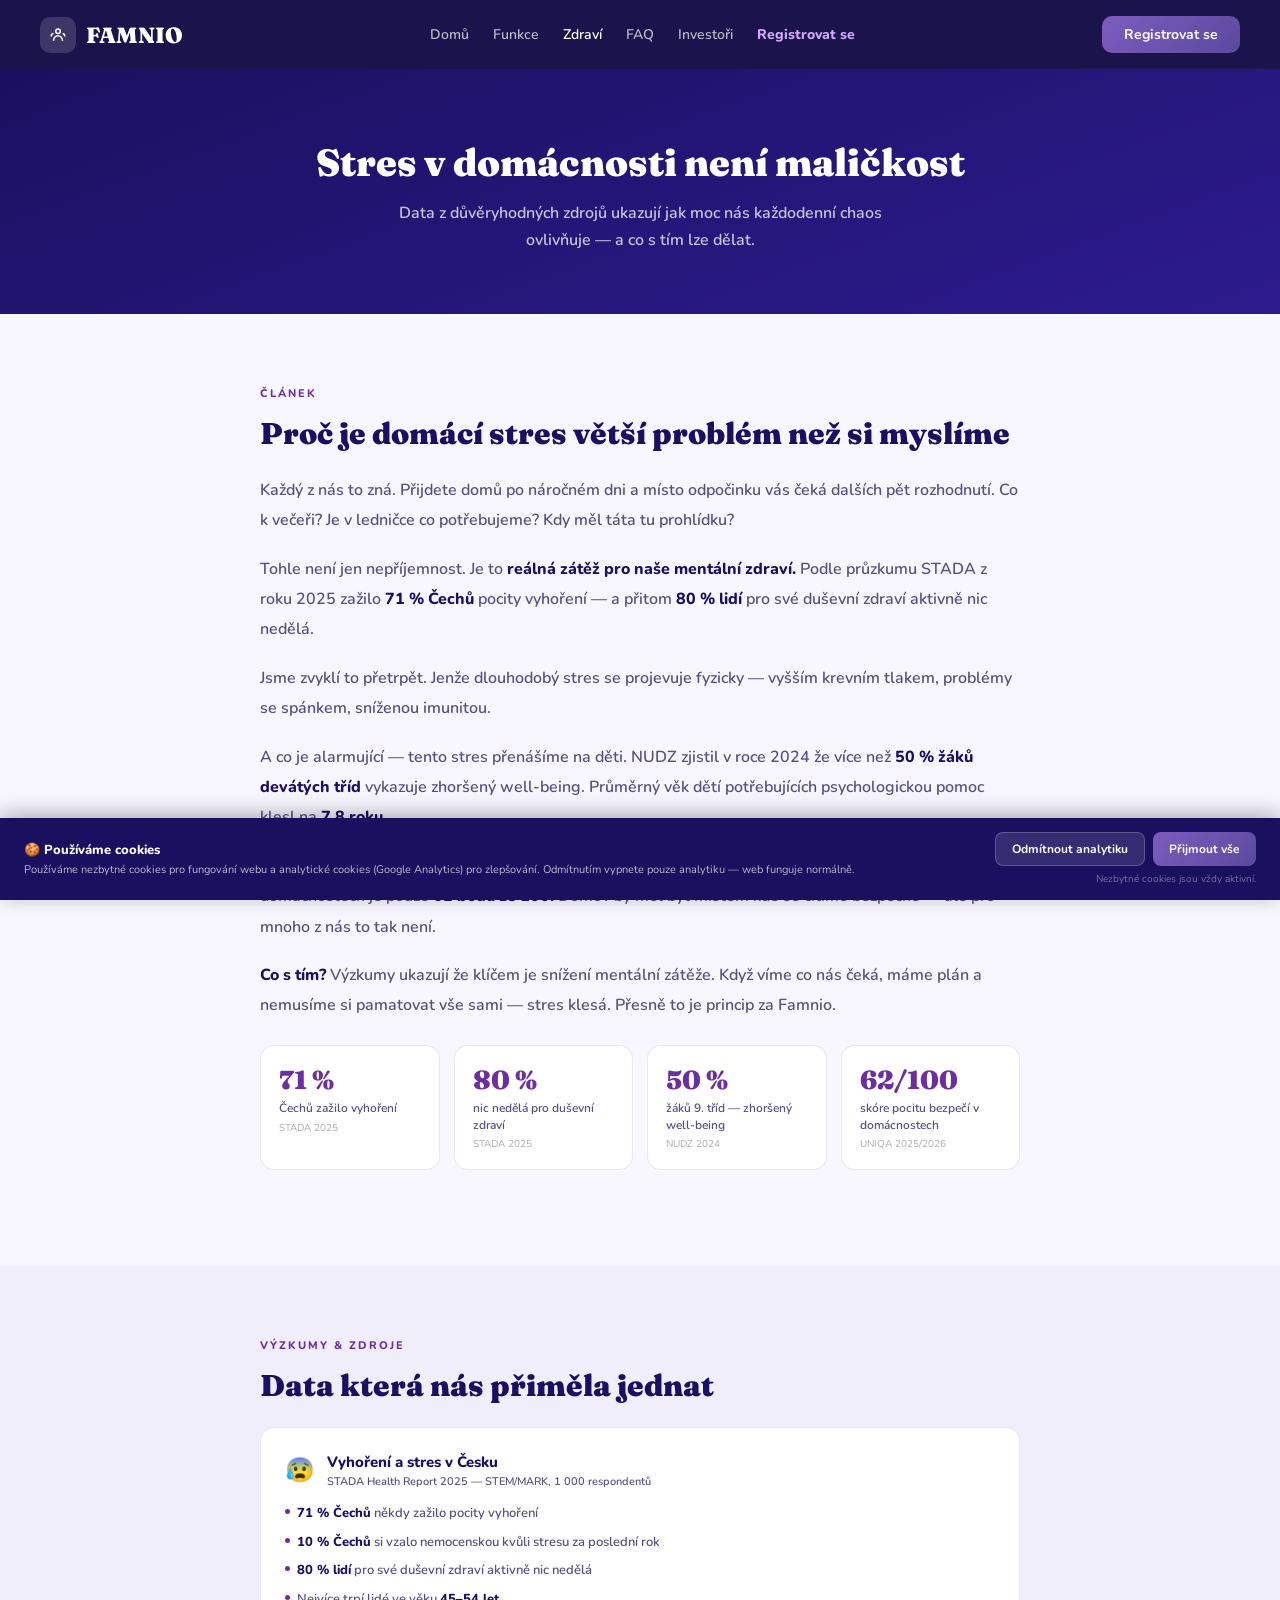
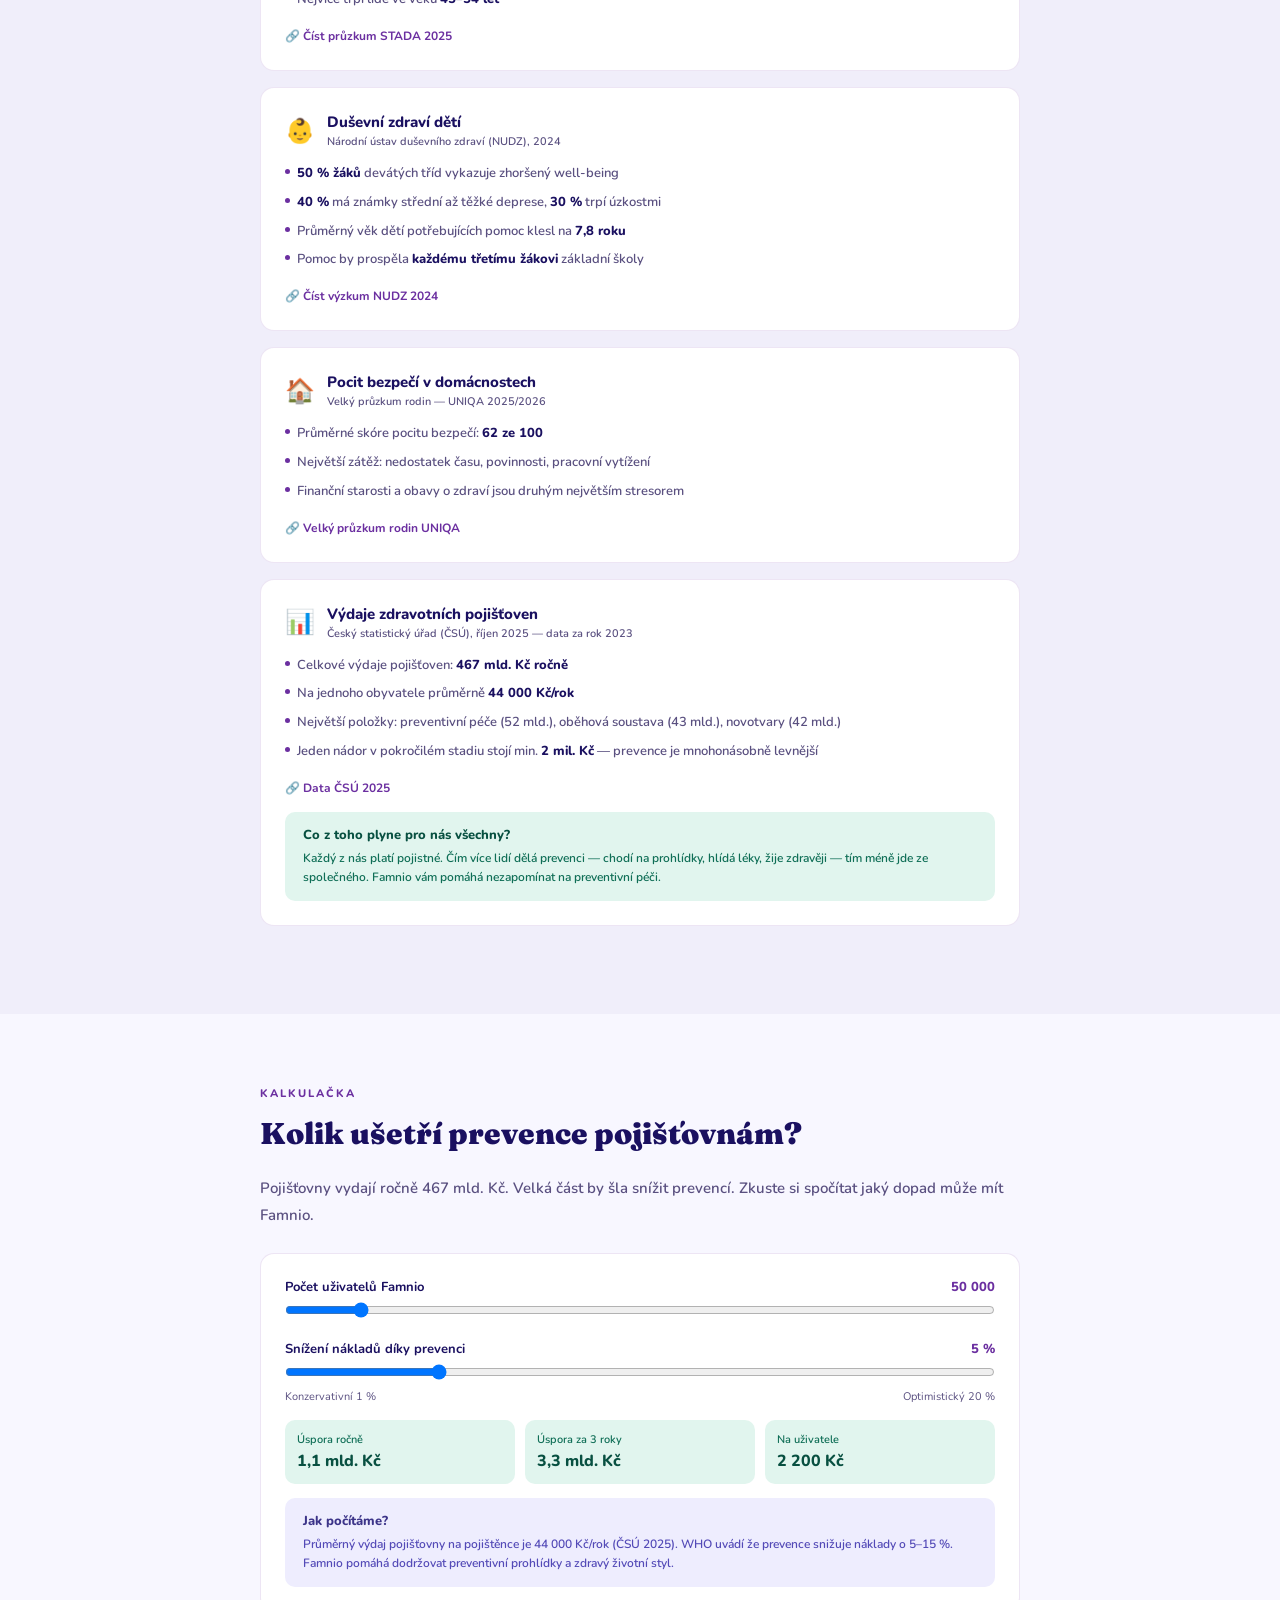
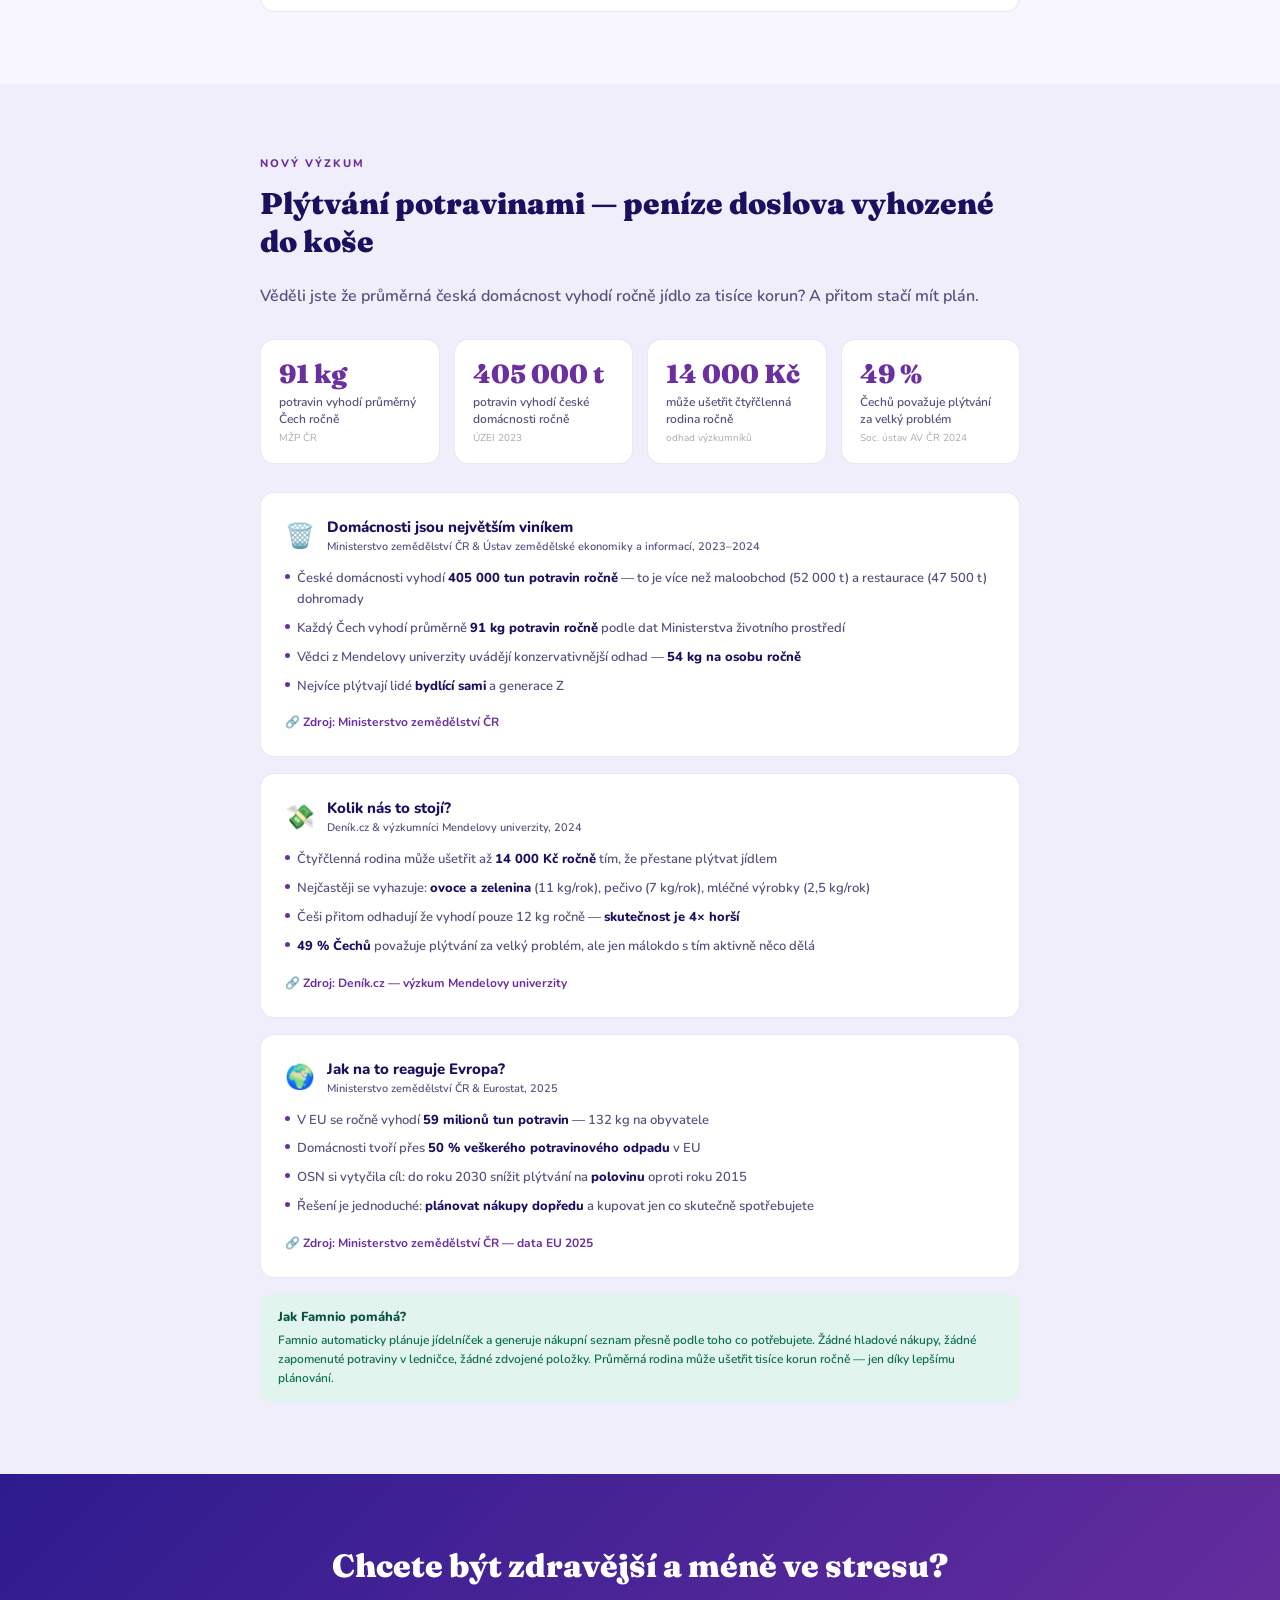
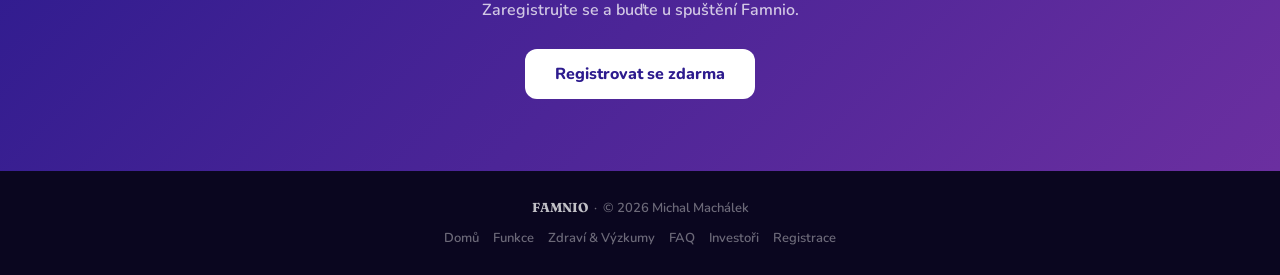
<file: zdravi.html>
<!DOCTYPE html>
<html lang="cs">
<head>
<meta charset="UTF-8"><meta name="viewport" content="width=device-width, initial-scale=1.0">
<title>Zdraví & Výzkumy – Famnio</title>
<link rel="preconnect" href="https://fonts.googleapis.com">
<link href="https://fonts.googleapis.com/css2?family=Fraunces:wght@700;900&family=Nunito:wght@600;700;800&display=swap" rel="stylesheet">
<link rel="stylesheet" href="style.css">
</head>
<body>
<nav>
  <a class="nlogo" href="index.html"><div class="nicon"><svg width="18" height="18" viewBox="0 0 24 24" fill="none" stroke="white" stroke-width="2"><circle cx="12" cy="7" r="3"/><path d="M6 20c0-4 2.7-7 6-7s6 3 6 7"/><path d="M3 14c0-2.5 1.5-4 3-4"/><path d="M21 14c0-2.5-1.5-4-3-4"/></svg></div>FAMNIO</a>
  <div class="nlinks"><a href="index.html">Domů</a><a href="funkce.html">Funkce</a><a href="zdravi.html" class="active">Zdraví</a><a href="faq.html">FAQ</a><a href="investori.html">Investoři</a><a href="registrace.html" class="nav-reg">Registrovat se</a></div>
  <a href="registrace.html" class="nbtn">Registrovat se</a>
  <div class="hamburger" onclick="toggleMenu()"><span></span><span></span><span></span></div>
</nav>
<div class="mobile-menu" id="mobileMenu">
  <a href="index.html" onclick="toggleMenu()">Domů</a><a href="funkce.html" onclick="toggleMenu()">Funkce</a><a href="zdravi.html" onclick="toggleMenu()">Zdraví</a><a href="faq.html" onclick="toggleMenu()">FAQ</a><a href="investori.html" onclick="toggleMenu()">Investoři</a><a href="registrace.html" onclick="toggleMenu()" class="nav-reg">Registrovat se →</a>
</div>
<div class="phero"><h1>Stres v domácnosti není maličkost</h1><p>Data z důvěryhodných zdrojů ukazují jak moc nás každodenní chaos ovlivňuje — a co s tím lze dělat.</p></div>

<div class="sec">
  <div class="in">
    <div class="lbl">Článek</div>
    <h2 class="h2">Proč je domácí stres větší problém než si myslíme</h2>
    <div class="stxt">
      <p>Každý z nás to zná. Přijdete domů po náročném dni a místo odpočinku vás čeká dalších pět rozhodnutí. Co k večeři? Je v ledničce co potřebujeme? Kdy měl táta tu prohlídku?</p>
      <p>Tohle není jen nepříjemnost. Je to <strong>reálná zátěž pro naše mentální zdraví.</strong> Podle průzkumu STADA z roku 2025 zažilo <strong>71 % Čechů</strong> pocity vyhoření — a přitom <strong>80 % lidí</strong> pro své duševní zdraví aktivně nic nedělá.</p>
      <p>Jsme zvyklí to přetrpět. Jenže dlouhodobý stres se projevuje fyzicky — vyšším krevním tlakem, problémy se spánkem, sníženou imunitou.</p>
      <p>A co je alarmující — tento stres přenášíme na děti. NUDZ zjistil v roce 2024 že více než <strong>50 % žáků devátých tříd</strong> vykazuje zhoršený well-being. Průměrný věk dětí potřebujících psychologickou pomoc klesl na <strong>7,8 roku.</strong></p>
      <p>Velký průzkum rodin UNIQA z roku 2025/2026 ukázal že průměrné skóre pocitu bezpečí v českých domácnostech je pouze <strong>62 bodů ze 100.</strong> Domov by měl být místem kde se cítíme bezpečně — ale pro mnoho z nás to tak není.</p>
      <p><strong>Co s tím?</strong> Výzkumy ukazují že klíčem je snížení mentální zátěže. Když víme co nás čeká, máme plán a nemusíme si pamatovat vše sami — stres klesá. Přesně to je princip za Famnio.</p>
    </div>
    <div class="sgrid">
      <div class="sbox"><div class="snum">71 %</div><div class="slbl">Čechů zažilo vyhoření</div><div class="ssrc">STADA 2025</div></div>
      <div class="sbox"><div class="snum">80 %</div><div class="slbl">nic nedělá pro duševní zdraví</div><div class="ssrc">STADA 2025</div></div>
      <div class="sbox"><div class="snum">50 %</div><div class="slbl">žáků 9. tříd — zhoršený well-being</div><div class="ssrc">NUDZ 2024</div></div>
      <div class="sbox"><div class="snum">62/100</div><div class="slbl">skóre pocitu bezpečí v domácnostech</div><div class="ssrc">UNIQA 2025/2026</div></div>
    </div>
  </div>
</div>

<div class="sec2">
  <div class="in">
    <div class="lbl">Výzkumy & Zdroje</div>
    <h2 class="h2">Data která nás přiměla jednat</h2>
    <div class="rcard">
      <div class="rhead"><div class="ricon">😰</div><h3>Vyhoření a stres v Česku<small>STADA Health Report 2025 — STEM/MARK, 1 000 respondentů</small></h3></div>
      <div class="bul"><div class="dot"></div><div class="bt"><strong>71 % Čechů</strong> někdy zažilo pocity vyhoření</div></div>
      <div class="bul"><div class="dot"></div><div class="bt"><strong>10 % Čechů</strong> si vzalo nemocenskou kvůli stresu za poslední rok</div></div>
      <div class="bul"><div class="dot"></div><div class="bt"><strong>80 % lidí</strong> pro své duševní zdraví aktivně nic nedělá</div></div>
      <div class="bul"><div class="dot"></div><div class="bt">Nejvíce trpí lidé ve věku <strong>45–54 let</strong></div></div>
      <a href="https://tojesenzace.cz/2026/04/16/dusevni-zdravi-neni-problem-jen-mladych-vyhoreni-zazilo-temer-7-z-10-cechu-ukazuje-pruzkum-stada-health-report-2025/" target="_blank" class="srcl">🔗 Číst průzkum STADA 2025</a>
    </div>
    <div class="rcard">
      <div class="rhead"><div class="ricon">👶</div><h3>Duševní zdraví dětí<small>Národní ústav duševního zdraví (NUDZ), 2024</small></h3></div>
      <div class="bul"><div class="dot"></div><div class="bt"><strong>50 % žáků</strong> devátých tříd vykazuje zhoršený well-being</div></div>
      <div class="bul"><div class="dot"></div><div class="bt"><strong>40 %</strong> má známky střední až těžké deprese, <strong>30 %</strong> trpí úzkostmi</div></div>
      <div class="bul"><div class="dot"></div><div class="bt">Průměrný věk dětí potřebujících pomoc klesl na <strong>7,8 roku</strong></div></div>
      <div class="bul"><div class="dot"></div><div class="bt">Pomoc by prospěla <strong>každému třetímu žákovi</strong> základní školy</div></div>
      <a href="https://www.nudz.cz/media-pr/tiskove-zpravy/narodni-monitoring-dusevniho-zdravi-deti-40-vykazuje-znamky-stredni-az-tezke-deprese-30-uzkosti-odbornici-pripravuji-preventivni-opatreni" target="_blank" class="srcl">🔗 Číst výzkum NUDZ 2024</a>
    </div>
    <div class="rcard">
      <div class="rhead"><div class="ricon">🏠</div><h3>Pocit bezpečí v domácnostech<small>Velký průzkum rodin — UNIQA 2025/2026</small></h3></div>
      <div class="bul"><div class="dot"></div><div class="bt">Průměrné skóre pocitu bezpečí: <strong>62 ze 100</strong></div></div>
      <div class="bul"><div class="dot"></div><div class="bt">Největší zátěž: nedostatek času, povinnosti, pracovní vytížení</div></div>
      <div class="bul"><div class="dot"></div><div class="bt">Finanční starosti a obavy o zdraví jsou druhým největším stresorem</div></div>
      <a href="https://velkypruzkumrodin.cz/" target="_blank" class="srcl">🔗 Velký průzkum rodin UNIQA</a>
    </div>
    <div class="rcard">
      <div class="rhead"><div class="ricon">📊</div><h3>Výdaje zdravotních pojišťoven<small>Český statistický úřad (ČSÚ), říjen 2025 — data za rok 2023</small></h3></div>
      <div class="bul"><div class="dot"></div><div class="bt">Celkové výdaje pojišťoven: <strong>467 mld. Kč ročně</strong></div></div>
      <div class="bul"><div class="dot"></div><div class="bt">Na jednoho obyvatele průměrně <strong>44 000 Kč/rok</strong></div></div>
      <div class="bul"><div class="dot"></div><div class="bt">Největší položky: preventivní péče (52 mld.), oběhová soustava (43 mld.), novotvary (42 mld.)</div></div>
      <div class="bul"><div class="dot"></div><div class="bt">Jeden nádor v pokročilém stadiu stojí min. <strong>2 mil. Kč</strong> — prevence je mnohonásobně levnější</div></div>
      <a href="https://csu.gov.cz/zivotni-podminky-domacnosti-eusilc" target="_blank" class="srcl">🔗 Data ČSÚ 2025</a>
      <div class="gbox"><h4>Co z toho plyne pro nás všechny?</h4><p>Každý z nás platí pojistné. Čím více lidí dělá prevenci — chodí na prohlídky, hlídá léky, žije zdravěji — tím méně jde ze společného. Famnio vám pomáhá nezapomínat na preventivní péči.</p></div>
    </div>
  </div>
</div>

<div class="sec">
  <div class="in">
    <div class="lbl">Kalkulačka</div>
    <h2 class="h2">Kolik ušetří prevence pojišťovnám?</h2>
    <p style="font-size:15px;color:var(--ts);line-height:1.8;margin-bottom:24px;font-weight:600;">Pojišťovny vydají ročně 467 mld. Kč. Velká část by šla snížit prevencí. Zkuste si spočítat jaký dopad může mít Famnio.</p>
    <div class="calc-box">
      <div class="range-row">
        <label><span>Počet uživatelů Famnio</span><span id="uo">50 000</span></label>
        <input type="range" min="1000" max="500000" step="1000" value="50000" id="ur" oninput="calc()">
      </div>
      <div class="range-row">
        <label><span>Snížení nákladů díky prevenci</span><span id="po">5 %</span></label>
        <input type="range" min="1" max="20" step="1" value="5" id="pr" oninput="calc()">
        <div style="display:flex;justify-content:space-between;margin-top:3px;"><span style="font-size:11px;color:var(--ts);">Konzervativní 1 %</span><span style="font-size:11px;color:var(--ts);">Optimistický 20 %</span></div>
      </div>
      <div class="result-grid">
        <div class="rbox"><div class="rl">Úspora ročně</div><div class="rv" id="s1">1,1 mld. Kč</div></div>
        <div class="rbox"><div class="rl">Úspora za 3 roky</div><div class="rv" id="s3">3,3 mld. Kč</div></div>
        <div class="rbox"><div class="rl">Na uživatele</div><div class="rv" id="su">2 200 Kč</div></div>
      </div>
      <div class="pbox" style="margin-top:14px;"><h4>Jak počítáme?</h4><p>Průměrný výdaj pojišťovny na pojištěnce je 44 000 Kč/rok (ČSÚ 2025). WHO uvádí že prevence snižuje náklady o 5–15 %. Famnio pomáhá dodržovat preventivní prohlídky a zdravý životní styl.</p></div>
    </div>
  </div>
</div>

<div class="sec2">
  <div class="in">
    <div class="lbl">Nový výzkum</div>
    <h2 class="h2">Plýtvání potravinami — peníze doslova vyhozené do koše</h2>
    <p style="font-size:16px;color:var(--ts);line-height:1.8;margin-bottom:28px;font-weight:600;">Věděli jste že průměrná česká domácnost vyhodí ročně jídlo za tisíce korun? A přitom stačí mít plán.</p>

    <div class="sgrid" style="margin-bottom:28px;">
      <div class="sbox"><div class="snum">91 kg</div><div class="slbl">potravin vyhodí průměrný Čech ročně</div><div class="ssrc">MŽP ČR</div></div>
      <div class="sbox"><div class="snum">405 000 t</div><div class="slbl">potravin vyhodí české domácnosti ročně</div><div class="ssrc">ÚZEI 2023</div></div>
      <div class="sbox"><div class="snum">14 000 Kč</div><div class="slbl">může ušetřit čtyřčlenná rodina ročně</div><div class="ssrc">odhad výzkumníků</div></div>
      <div class="sbox"><div class="snum">49 %</div><div class="slbl">Čechů považuje plýtvání za velký problém</div><div class="ssrc">Soc. ústav AV ČR 2024</div></div>
    </div>

    <div class="rcard">
      <div class="rhead"><div class="ricon">🗑️</div><h3>Domácnosti jsou největším viníkem<small>Ministerstvo zemědělství ČR & Ústav zemědělské ekonomiky a informací, 2023–2024</small></h3></div>
      <div class="bul"><div class="dot"></div><div class="bt">České domácnosti vyhodí <strong>405 000 tun potravin ročně</strong> — to je více než maloobchod (52 000 t) a restaurace (47 500 t) dohromady</div></div>
      <div class="bul"><div class="dot"></div><div class="bt">Každý Čech vyhodí průměrně <strong>91 kg potravin ročně</strong> podle dat Ministerstva životního prostředí</div></div>
      <div class="bul"><div class="dot"></div><div class="bt">Vědci z Mendelovy univerzity uvádějí konzervativnější odhad — <strong>54 kg na osobu ročně</strong></div></div>
      <div class="bul"><div class="dot"></div><div class="bt">Nejvíce plýtvají lidé <strong>bydlící sami</strong> a generace Z</div></div>
      <a href="https://mze.gov.cz/public/portal/mze/tiskovy-servis/aktuality/v-odpadkovem-kosi-v-ceskych-domacnostech-konci-pres-400-tisic-tun-potravin-rocne" target="_blank" class="srcl">🔗 Zdroj: Ministerstvo zemědělství ČR</a>
    </div>

    <div class="rcard">
      <div class="rhead"><div class="ricon">💸</div><h3>Kolik nás to stojí?<small>Deník.cz & výzkumníci Mendelovy univerzity, 2024</small></h3></div>
      <div class="bul"><div class="dot"></div><div class="bt">Čtyřčlenná rodina může ušetřit až <strong>14 000 Kč ročně</strong> tím, že přestane plýtvat jídlem</div></div>
      <div class="bul"><div class="dot"></div><div class="bt">Nejčastěji se vyhazuje: <strong>ovoce a zelenina</strong> (11 kg/rok), pečivo (7 kg/rok), mléčné výrobky (2,5 kg/rok)</div></div>
      <div class="bul"><div class="dot"></div><div class="bt">Češi přitom odhadují že vyhodí pouze 12 kg ročně — <strong>skutečnost je 4× horší</strong></div></div>
      <div class="bul"><div class="dot"></div><div class="bt"><strong>49 % Čechů</strong> považuje plýtvání za velký problém, ale jen málokdo s tím aktivně něco dělá</div></div>
      <a href="https://www.denik.cz/cesi-v-cislech/potraviny-plytvani-odpad-jidlo-cesko.html" target="_blank" class="srcl">🔗 Zdroj: Deník.cz — výzkum Mendelovy univerzity</a>
    </div>

    <div class="rcard">
      <div class="rhead"><div class="ricon">🌍</div><h3>Jak na to reaguje Evropa?<small>Ministerstvo zemědělství ČR & Eurostat, 2025</small></h3></div>
      <div class="bul"><div class="dot"></div><div class="bt">V EU se ročně vyhodí <strong>59 milionů tun potravin</strong> — 132 kg na obyvatele</div></div>
      <div class="bul"><div class="dot"></div><div class="bt">Domácnosti tvoří přes <strong>50 % veškerého potravinového odpadu</strong> v EU</div></div>
      <div class="bul"><div class="dot"></div><div class="bt">OSN si vytyčila cíl: do roku 2030 snížit plýtvání na <strong>polovinu</strong> oproti roku 2015</div></div>
      <div class="bul"><div class="dot"></div><div class="bt">Řešení je jednoduché: <strong>plánovat nákupy dopředu</strong> a kupovat jen co skutečně spotřebujete</div></div>
      <a href="https://mze.gov.cz/public/portal/mze/potraviny/plytvani-potravinami" target="_blank" class="srcl">🔗 Zdroj: Ministerstvo zemědělství ČR — data EU 2025</a>
    </div>

    <div class="gbox" style="margin-top:4px;">
      <h4>Jak Famnio pomáhá?</h4>
      <p>Famnio automaticky plánuje jídelníček a generuje nákupní seznam přesně podle toho co potřebujete. Žádné hladové nákupy, žádné zapomenuté potraviny v ledničce, žádné zdvojené položky. Průměrná rodina může ušetřit tisíce korun ročně — jen díky lepšímu plánování.</p>
    </div>
  </div>
</div>

<div class="cta"><h2>Chcete být zdravější a méně ve stresu?</h2><p>Zaregistrujte se a buďte u spuštění Famnio.</p><a href="registrace.html" class="bp">Registrovat se zdarma</a></div>
<footer><strong>FAMNIO</strong> &nbsp;·&nbsp; © 2026 Michal Machálek<div class="flinks"><a href="index.html">Domů</a><a href="funkce.html">Funkce</a><a href="zdravi.html">Zdraví & Výzkumy</a><a href="faq.html">FAQ</a><a href="investori.html">Investoři</a><a href="registrace.html">Registrace</a></div></footer>
<div class="cookie" id="cookie">
  <div class="cookie-text">
    <h4>🍪 Používáme cookies</h4>
    <p>Používáme nezbytné cookies pro fungování webu a analytické cookies (Google Analytics) pro zlepšování. Odmítnutím vypnete pouze analytiku — web funguje normálně.</p>
  </div>
  <div style="display:flex;flex-direction:column;gap:6px;">
    <div class="cookie-btns">
      <button class="cbtn1" onclick="declineCookies()">Odmítnout analytiku</button>
      <button class="cbtn2" onclick="acceptCookies()">Přijmout vše</button>
    </div>
    <p style="font-size:10px;color:rgba(255,255,255,0.4);text-align:right;">Nezbytné cookies jsou vždy aktivní.</p>
  </div>
</div>
<script src="famnio.js"></script>
</body>
</html>
</file>
<file: style.css>
:root{--p:#6b2fa0;--pm:#2d1b8e;--pd:#1a1060;--bg:#f8f7ff;--bg2:#f0eefa;--t:#1a1060;--ts:#5a5080;--b:rgba(107,47,160,0.12);--r:14px;}
*{box-sizing:border-box;margin:0;padding:0;}
html{scroll-behavior:smooth;}
body{font-family:'Nunito',sans-serif;background:var(--bg);color:var(--t);}

/* NAV */
nav{display:flex;align-items:center;justify-content:space-between;padding:16px 40px;background:rgba(20,12,70,0.97);position:sticky;top:0;z-index:100;}
.nlogo{display:flex;align-items:center;gap:10px;color:#fff;font-family:'Fraunces',serif;font-size:22px;font-weight:900;text-decoration:none;}
.nicon{width:36px;height:36px;background:rgba(255,255,255,0.15);border-radius:10px;display:flex;align-items:center;justify-content:center;}
.nlinks{display:flex;gap:24px;}
.nlinks a{color:rgba(255,255,255,0.7);font-size:14px;font-weight:600;text-decoration:none;transition:color 0.2s;}
.nlinks a:hover,.nlinks a.active{color:#fff;}
.nlinks a.nav-reg{color:#d4a8ff;font-weight:800;}
.nbtn{background:linear-gradient(135deg,#7c5cbf,#5b4a9e);color:#fff;border:none;padding:9px 22px;border-radius:10px;font-size:14px;font-weight:700;cursor:pointer;font-family:'Nunito',sans-serif;text-decoration:none;display:inline-block;}
.hamburger{display:none;flex-direction:column;gap:5px;cursor:pointer;padding:4px;}
.hamburger span{width:24px;height:2px;background:#fff;border-radius:2px;}
.mobile-menu{display:none;position:fixed;top:68px;left:0;right:0;background:rgba(20,12,70,0.98);padding:20px 24px;z-index:99;flex-direction:column;gap:14px;}
.mobile-menu a{color:rgba(255,255,255,0.7);font-size:16px;font-weight:600;text-decoration:none;padding:8px 0;border-bottom:1px solid rgba(255,255,255,0.08);}
.mobile-menu.open{display:flex;}

/* HERO */
.hero{background:linear-gradient(160deg,#1a1060 0%,#2d1b8e 40%,#6b2fa0 80%,#9b3fc0 100%);color:#fff;padding:90px 40px 70px;text-align:center;display:flex;flex-direction:column;align-items:center;gap:24px;}
.hbadge{background:rgba(255,255,255,0.12);border:1px solid rgba(255,255,255,0.25);border-radius:20px;padding:6px 18px;font-size:13px;font-weight:700;}
.hero h1{font-family:'Fraunces',serif;font-size:48px;font-weight:900;line-height:1.15;max-width:640px;}
.hero h1 span{color:#d4a8ff;}
.hero p{font-size:18px;color:rgba(255,255,255,0.75);max-width:500px;line-height:1.7;font-weight:600;}
.hbtns{display:flex;gap:14px;flex-wrap:wrap;justify-content:center;}
.bp{background:#fff;color:var(--pm);border:none;padding:14px 30px;border-radius:12px;font-size:16px;font-weight:800;cursor:pointer;font-family:'Nunito',sans-serif;text-decoration:none;display:inline-block;}
.bs{background:rgba(255,255,255,0.12);color:#fff;border:1px solid rgba(255,255,255,0.3);padding:14px 30px;border-radius:12px;font-size:16px;font-weight:700;font-family:'Nunito',sans-serif;text-decoration:none;display:inline-block;}

/* PAGE HERO */
.phero{background:linear-gradient(160deg,var(--pd),var(--pm));color:#fff;padding:70px 40px 60px;text-align:center;}
.phero h1{font-family:'Fraunces',serif;font-size:38px;font-weight:900;margin-bottom:14px;}
.phero p{font-size:16px;color:rgba(255,255,255,0.75);max-width:520px;margin:0 auto;line-height:1.7;font-weight:600;}

/* SECTIONS */
.sec{padding:72px 40px;background:var(--bg);}
.sec2{padding:72px 40px;background:var(--bg2);}
.in{max-width:760px;margin:0 auto;}
.lbl{font-size:11px;font-weight:800;color:var(--p);text-transform:uppercase;letter-spacing:2px;margin-bottom:14px;}
.h2{font-family:'Fraunces',serif;font-size:30px;font-weight:900;color:var(--t);margin-bottom:22px;line-height:1.25;}
.h2c{font-family:'Fraunces',serif;font-size:28px;font-weight:900;color:var(--t);text-align:center;margin-bottom:8px;}
.sub{font-size:15px;color:var(--ts);text-align:center;margin-bottom:40px;font-weight:600;}
.stxt p{font-size:16px;color:var(--ts);line-height:1.9;margin-bottom:18px;font-weight:600;}
.stxt strong{color:var(--t);font-weight:800;}
.qblock{border-left:4px solid var(--p);padding:18px 24px;margin:28px 0;background:#fff;border-radius:0 14px 14px 0;box-shadow:0 4px 20px rgba(107,47,160,0.08);}
.qblock p{font-family:'Fraunces',serif;font-size:19px;color:var(--t);line-height:1.6;font-weight:700;font-style:italic;}
.author{font-size:14px;color:var(--p);font-weight:800;margin-top:20px;}

/* CARDS */
.cgrid{display:grid;grid-template-columns:repeat(auto-fit,minmax(220px,1fr));gap:16px;max-width:900px;margin:0 auto;}
.ccard{background:#fff;border-radius:var(--r);padding:26px 22px;text-decoration:none;color:inherit;border:1px solid var(--b);transition:transform 0.2s,box-shadow 0.2s;display:block;}
.ccard:hover{transform:translateY(-3px);box-shadow:0 10px 32px rgba(107,47,160,0.12);}
.cicon{font-size:28px;margin-bottom:12px;}
.ccard h3{font-family:'Fraunces',serif;font-size:18px;font-weight:900;color:var(--t);margin-bottom:8px;}
.ccard p{font-size:13px;color:var(--ts);line-height:1.5;font-weight:600;margin-bottom:12px;}
.clink{font-size:13px;color:var(--p);font-weight:800;}

/* FEATURES */
.fgrid{display:grid;grid-template-columns:repeat(auto-fit,minmax(200px,1fr));gap:16px;margin-bottom:24px;}
.fcard{background:#fff;border-radius:var(--r);padding:22px 18px;border:1px solid var(--b);}
.fcard h3{font-size:15px;font-weight:800;color:var(--t);margin-bottom:8px;}
.fcard p{font-size:13px;color:var(--ts);line-height:1.5;font-weight:600;}

/* STATS */
.sgrid{display:grid;grid-template-columns:repeat(auto-fit,minmax(150px,1fr));gap:14px;margin:24px 0;}
.sbox{background:#fff;border-radius:var(--r);padding:18px;border:1px solid var(--b);}
.snum{font-family:'Fraunces',serif;font-size:26px;font-weight:900;color:var(--p);margin-bottom:4px;}
.slbl{font-size:12px;color:var(--ts);font-weight:600;line-height:1.4;}
.ssrc{font-size:10px;color:#aaa;margin-top:4px;}

/* RESEARCH */
.rcard{background:#fff;border-radius:var(--r);padding:24px;border:1px solid var(--b);margin-bottom:16px;}
.rhead{display:flex;align-items:center;gap:12px;margin-bottom:14px;}
.ricon{font-size:24px;}
.rcard h3{font-size:15px;font-weight:800;color:var(--t);}
.rcard h3 small{font-size:11px;color:var(--ts);display:block;font-weight:600;margin-top:2px;}
.bul{display:flex;gap:7px;align-items:flex-start;margin-bottom:8px;}
.dot{width:5px;height:5px;border-radius:50%;background:var(--p);flex-shrink:0;margin-top:6px;}
.bt{font-size:13px;color:var(--ts);line-height:1.6;font-weight:600;}
.bt strong{color:var(--t);font-weight:800;}
.srcl{font-size:12px;color:var(--p);font-weight:700;text-decoration:none;display:inline-block;margin-top:10px;}
.gbox{background:#E1F5EE;border-radius:10px;padding:14px 18px;margin-top:14px;}
.gbox h4{font-size:13px;font-weight:800;color:#085041;margin-bottom:5px;}
.gbox p{font-size:12px;color:#0F6E56;line-height:1.6;font-weight:600;}
.pbox{background:#EEEDFE;border-radius:10px;padding:14px 18px;margin-top:14px;}
.pbox h4{font-size:13px;font-weight:800;color:#3C3489;margin-bottom:5px;}
.pbox p{font-size:12px;color:#534AB7;line-height:1.6;font-weight:600;}

/* INVEST */
.igrid{display:grid;grid-template-columns:repeat(auto-fit,minmax(160px,1fr));gap:14px;margin-bottom:24px;}
.ibox{background:#fff;border-radius:var(--r);padding:18px;border:1px solid var(--b);}
.inum{font-family:'Fraunces',serif;font-size:22px;font-weight:900;color:var(--p);margin-bottom:4px;}
.ilbl{font-size:12px;color:var(--ts);font-weight:600;}
.icard{background:#fff;border-radius:var(--r);padding:24px;border:1px solid var(--b);margin-bottom:16px;}
.icard h3{font-size:16px;font-weight:800;color:var(--t);margin-bottom:12px;}
.icard ul{list-style:none;display:flex;flex-direction:column;gap:7px;}
.icard li{font-size:13px;color:var(--ts);font-weight:600;display:flex;gap:7px;align-items:flex-start;}
.icard li::before{content:"✦";color:var(--p);flex-shrink:0;}
.hlbox{background:linear-gradient(135deg,rgba(107,47,160,0.08),rgba(45,27,142,0.08));border-radius:var(--r);border-left:4px solid var(--p);padding:20px 24px;margin:20px 0;}
.hlbox p{font-size:15px;color:var(--t);font-weight:700;line-height:1.7;font-style:italic;}
.btable{width:100%;border-collapse:collapse;margin:12px 0;}
.btable tr{border-bottom:1px solid var(--b);}
.btable tr:last-child{border-bottom:2px solid var(--p);}
.btable td{padding:11px 8px;font-size:14px;color:var(--ts);font-weight:600;}
.btable td:last-child{text-align:right;color:var(--t);font-weight:700;}

/* FAQ */
.faq-sec{margin-bottom:36px;}
.faq-lbl{font-size:11px;font-weight:800;color:var(--p);text-transform:uppercase;letter-spacing:2px;margin-bottom:14px;}
.faq-item{background:#fff;border-radius:12px;border:1px solid var(--b);margin-bottom:8px;overflow:hidden;}
.faq-q{padding:16px 20px;display:flex;justify-content:space-between;align-items:center;cursor:pointer;font-size:14px;font-weight:700;color:var(--t);}
.faq-q .plus{font-size:18px;color:var(--p);flex-shrink:0;margin-left:12px;transition:transform 0.2s;}
.faq-a{display:none;padding:0 20px 16px;font-size:14px;color:var(--ts);line-height:1.7;font-weight:600;border-top:1px solid var(--b);}
.faq-a p{padding-top:12px;}

/* INTEGRATION */
.intbox{background:linear-gradient(135deg,#1a1060,#6b2fa0);border-radius:var(--r);padding:28px;color:#fff;margin-top:24px;}
.intbox h3{font-size:17px;font-weight:900;margin-bottom:10px;}
.intbox p{font-size:14px;color:rgba(255,255,255,0.75);margin-bottom:18px;line-height:1.6;font-weight:600;}
.badges{display:flex;gap:12px;flex-wrap:wrap;}
.badge{background:rgba(255,255,255,0.12);border:1px solid rgba(255,255,255,0.2);border-radius:8px;padding:9px 16px;font-size:14px;font-weight:800;color:#fff;display:flex;align-items:center;gap:6px;}
.bdot{width:8px;height:8px;border-radius:50%;background:#7dff9b;display:inline-block;}

/* FORM */
.fform{background:#fff;border-radius:var(--r);padding:32px;border:1px solid var(--b);box-shadow:0 4px 24px rgba(107,47,160,0.08);}
.fform h2{font-family:'Fraunces',serif;font-size:22px;font-weight:900;color:var(--t);margin-bottom:6px;}
.fform .fdesc{font-size:14px;color:var(--ts);font-weight:600;margin-bottom:20px;line-height:1.5;}
.frow{display:grid;grid-template-columns:1fr 1fr;gap:12px;}
.fg{margin-bottom:14px;}
.fg label{display:block;font-size:12px;font-weight:800;color:var(--t);margin-bottom:5px;}
.fg input{width:100%;padding:12px 14px;border:1.5px solid var(--b);border-radius:9px;font-size:14px;font-family:'Nunito',sans-serif;color:var(--t);background:var(--bg);}
.fg input:focus{outline:none;border-color:var(--p);}
.gdprb{background:var(--bg2);border-radius:10px;padding:14px;margin:16px 0;}
.gc{display:flex;gap:8px;align-items:flex-start;margin-bottom:8px;}
.gc:last-child{margin-bottom:0;}
.gc input[type="checkbox"]{width:16px;height:16px;margin-top:2px;flex-shrink:0;accent-color:var(--p);}
.gc label{font-size:12px;color:var(--ts);font-weight:600;line-height:1.4;}
.gc label a{color:var(--p);font-weight:700;text-decoration:none;}
.fsub{background:linear-gradient(135deg,#2d1b8e,#6b2fa0);color:#fff;border:none;padding:14px;border-radius:11px;font-size:15px;font-weight:800;cursor:pointer;font-family:'Nunito',sans-serif;width:100%;margin-top:6px;}
.pnote{font-size:11px;color:var(--ts);text-align:center;margin-top:12px;line-height:1.5;}

/* PLAN CARDS */
.plan-grid{display:grid;grid-template-columns:repeat(auto-fit,minmax(200px,1fr));gap:16px;margin-bottom:24px;}
.plan-card{border-radius:var(--r);padding:22px;border:2px solid var(--b);cursor:pointer;transition:border 0.2s,transform 0.15s;background:#fff;}
.plan-card:hover{transform:translateY(-2px);}
.plan-card.dark{background:linear-gradient(160deg,#1a1060,#6b2fa0);border:2px solid transparent;}
.ptag{font-size:11px;font-weight:800;color:var(--ts);margin-bottom:6px;}
.plan-card.dark .ptag{color:rgba(255,255,255,0.6);}
.pprice{font-family:'Fraunces',serif;font-size:28px;font-weight:900;color:var(--t);margin-bottom:4px;}
.plan-card.dark .pprice{color:#fff;}
.pdesc{font-size:13px;color:var(--ts);font-weight:600;margin-bottom:6px;}
.plan-card.dark .pdesc{color:rgba(255,255,255,0.7);}
.pdiscount{background:#E1F5EE;border-radius:8px;padding:5px 10px;display:inline-block;margin-bottom:12px;}
.pdiscount span{font-size:11px;color:#0F6E56;font-weight:800;}
.plan-card.dark .pdiscount{background:rgba(125,255,155,0.15);}
.plan-card.dark .pdiscount span{color:#7dff9b;}
.plist{list-style:none;display:flex;flex-direction:column;gap:6px;margin-bottom:16px;}
.plist li{font-size:12px;color:var(--ts);font-weight:600;display:flex;gap:6px;align-items:flex-start;}
.plist li.ok::before{content:"✓";color:#0F6E56;font-weight:900;flex-shrink:0;}
.plist li.no{color:#bbb;}
.plist li.no::before{content:"✗";color:#bbb;flex-shrink:0;}
.plan-card.dark .plist li{color:rgba(255,255,255,0.85);}
.plan-card.dark .plist li.ok::before{color:#7dff9b;}
.pbest{position:absolute;top:12px;right:12px;background:#f0a500;color:#fff;font-size:10px;font-weight:800;padding:2px 8px;border-radius:20px;}
.pbtn-w{background:#fff;color:var(--pm);padding:10px;border-radius:9px;font-size:13px;font-weight:800;text-align:center;}
.pbtn-p{background:var(--bg2);color:var(--p);padding:10px;border-radius:9px;font-size:13px;font-weight:800;text-align:center;border:1px solid var(--b);}
.pbtn-t{background:linear-gradient(135deg,#2d1b8e,#6b2fa0);color:#fff;padding:10px;border-radius:9px;font-size:13px;font-weight:800;text-align:center;}

/* EARLY BIRD */
.earlybird{background:linear-gradient(135deg,rgba(240,165,0,0.1),rgba(240,165,0,0.03));border:1px solid #f0a500;border-radius:12px;padding:14px 18px;margin-bottom:20px;display:flex;align-items:center;gap:12px;}
.earlybird-icon{font-size:22px;flex-shrink:0;}
.earlybird h4{font-size:13px;font-weight:800;color:#b37700;margin-bottom:3px;}
.earlybird p{font-size:13px;color:var(--ts);font-weight:600;line-height:1.4;}

/* PLAN SELECT */
.plan-selected{background:var(--bg2);border-radius:12px;padding:12px 18px;margin-bottom:20px;display:flex;align-items:center;justify-content:space-between;}
.plan-selected .name{font-size:15px;font-weight:800;color:var(--t);}
.plan-selected .change{font-size:12px;color:var(--p);font-weight:800;cursor:pointer;}

/* STEPS */
.steps{display:flex;flex-direction:column;gap:0;}
.step{display:flex;gap:18px;padding-bottom:24px;position:relative;}
.step::before{content:'';position:absolute;left:18px;top:38px;bottom:0;width:2px;background:var(--b);}
.step:last-child::before{display:none;}
.step-num{width:38px;height:38px;border-radius:50%;background:linear-gradient(135deg,var(--pm),var(--p));color:#fff;font-size:13px;font-weight:800;display:flex;align-items:center;justify-content:center;flex-shrink:0;}
.step-content h3{font-size:15px;font-weight:800;color:var(--t);margin-bottom:4px;}
.step-content p{font-size:13px;color:var(--ts);font-weight:600;line-height:1.5;}

/* GDPR */
.gdpr-sec{padding:60px 40px;background:var(--bg2);}
.gdpr-content{max-width:760px;margin:0 auto;}
.gdpr-content h2{font-family:'Fraunces',serif;font-size:24px;font-weight:900;color:var(--t);margin-bottom:14px;}
.gdpr-content h3{font-size:15px;font-weight:800;color:var(--t);margin:20px 0 7px;}
.gdpr-content p{font-size:14px;color:var(--ts);line-height:1.7;font-weight:600;margin-bottom:8px;}

/* CTA */
.cta{background:linear-gradient(135deg,var(--pm),var(--p));padding:72px 40px;text-align:center;color:#fff;}
.cta h2{font-family:'Fraunces',serif;font-size:32px;font-weight:900;margin-bottom:14px;}
.cta p{font-size:16px;color:rgba(255,255,255,0.75);margin-bottom:28px;max-width:480px;margin-left:auto;margin-right:auto;font-weight:600;}

/* FOOTER */
footer{background:#0a061f;color:rgba(255,255,255,0.4);padding:28px 40px;text-align:center;font-size:13px;font-weight:600;}
footer strong{color:rgba(255,255,255,0.75);font-family:'Fraunces',serif;}
.flinks{display:flex;gap:14px;justify-content:center;flex-wrap:wrap;margin-top:12px;}
.flinks a{color:rgba(255,255,255,0.4);text-decoration:none;}
.flinks a:hover{color:rgba(255,255,255,0.7);}

/* COOKIE */
.cookie{position:fixed;bottom:0;left:0;right:0;background:#1a1060;color:#fff;padding:14px 24px;z-index:1000;display:flex;align-items:center;justify-content:space-between;flex-wrap:wrap;gap:10px;box-shadow:0 -4px 20px rgba(0,0,0,0.3);}
.cookie-text h4{font-size:13px;font-weight:800;margin-bottom:3px;}
.cookie-text p{font-size:11px;color:rgba(255,255,255,0.7);line-height:1.4;}
.cookie-btns{display:flex;gap:8px;}
.cbtn1{background:rgba(255,255,255,0.12);color:#fff;padding:8px 16px;border-radius:8px;font-size:12px;font-weight:700;cursor:pointer;border:1px solid rgba(255,255,255,0.2);font-family:'Nunito',sans-serif;}
.cbtn2{background:linear-gradient(135deg,#7c5cbf,#5b4a9e);color:#fff;padding:8px 16px;border-radius:8px;font-size:12px;font-weight:700;cursor:pointer;border:none;font-family:'Nunito',sans-serif;}

/* CALC */
.calc-box{background:#fff;border:1px solid var(--b);border-radius:var(--r);padding:24px;}
.range-row{margin-bottom:16px;}
.range-row label{display:flex;justify-content:space-between;margin-bottom:6px;}
.range-row label span:first-child{font-size:13px;font-weight:700;color:var(--t);}
.range-row label span:last-child{font-size:13px;font-weight:800;color:var(--p);}
.range-row input[type=range]{width:100%;}
.result-grid{display:grid;grid-template-columns:repeat(auto-fit,minmax(120px,1fr));gap:10px;margin-top:14px;}
.rbox{background:#E1F5EE;border-radius:10px;padding:12px;}
.rbox .rl{font-size:11px;color:#0F6E56;margin-bottom:3px;font-weight:600;}
.rbox .rv{font-size:16px;font-weight:800;color:#085041;}

@media(max-width:768px){
  nav{padding:14px 20px;}
  .nlinks,.nbtn{display:none;}
  .hamburger{display:flex;}
  .hero{padding:70px 24px 60px;}
  .hero h1{font-size:34px;}
  .phero{padding:50px 24px 40px;}
  .phero h1{font-size:28px;}
  .sec,.sec2,.cta,.gdpr-sec{padding:52px 24px;}
  .frow{grid-template-columns:1fr;}
  .fform{padding:24px;}
}
</file>
